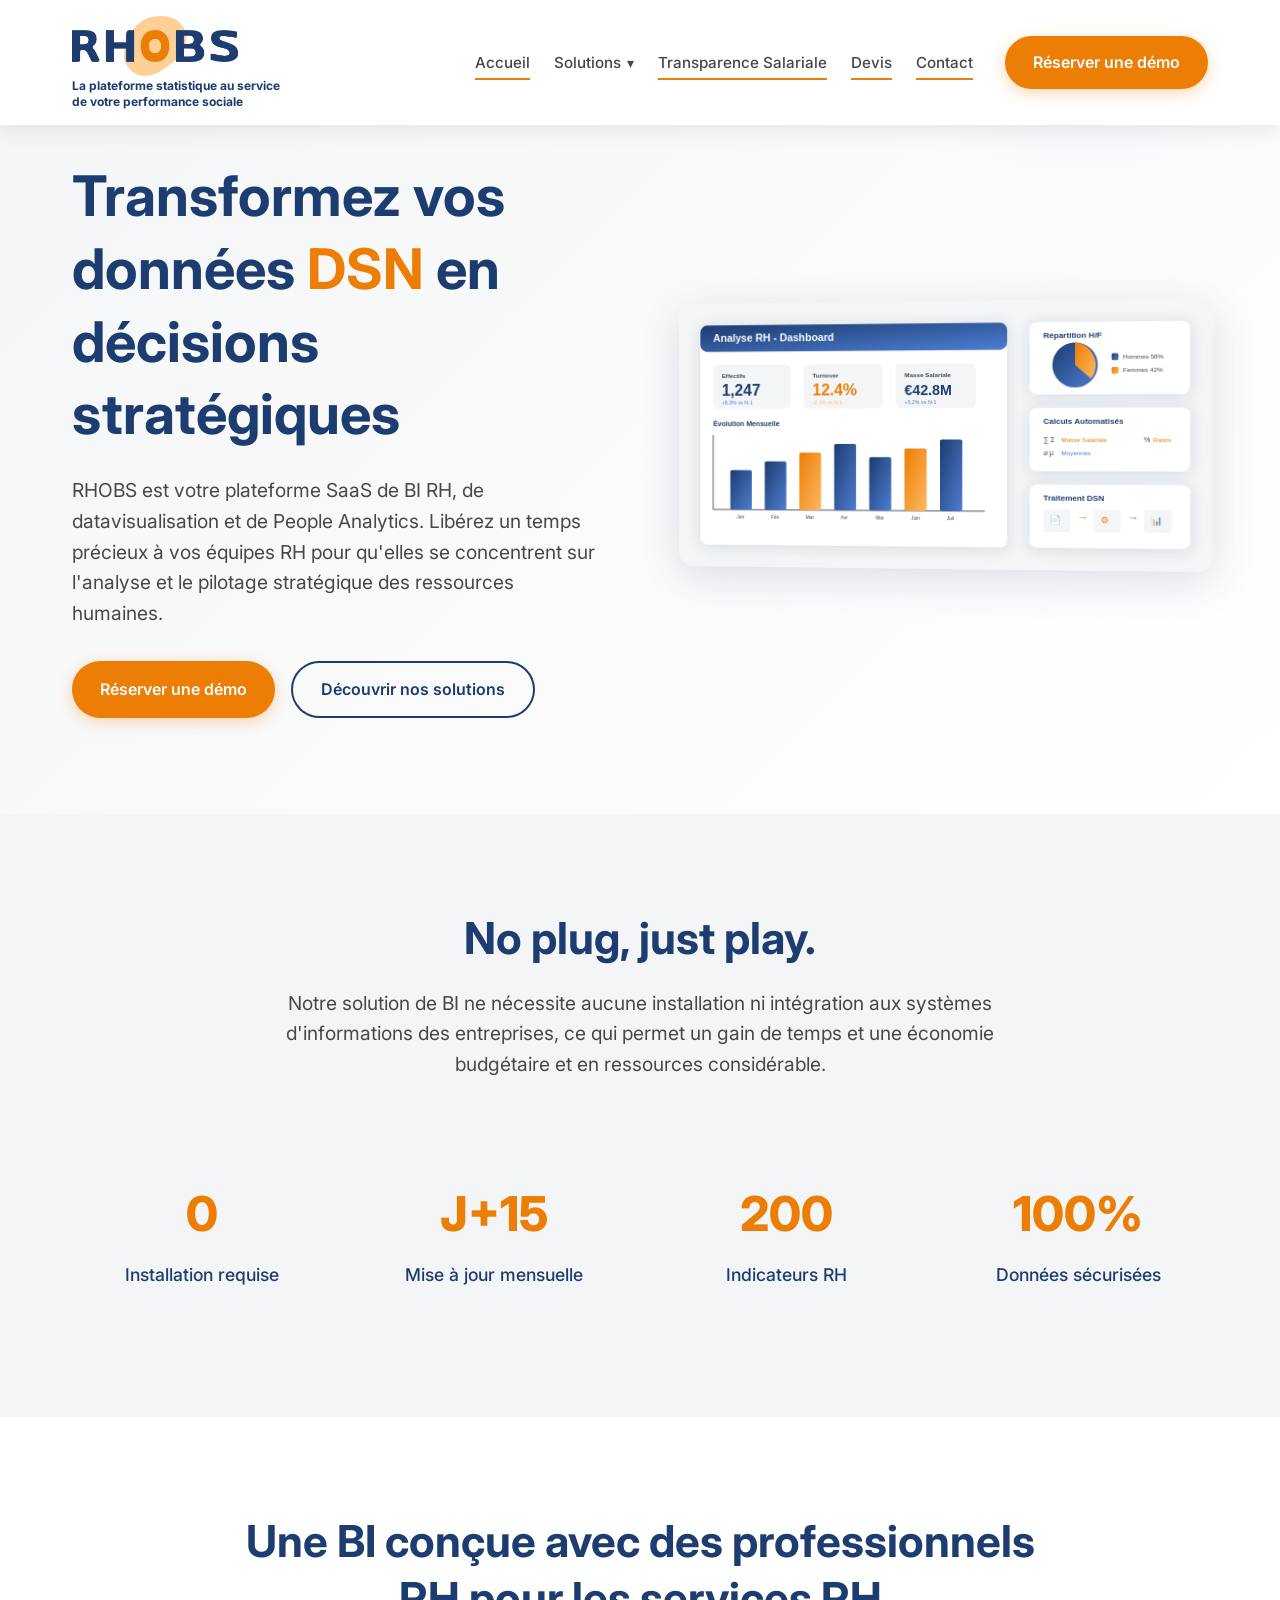
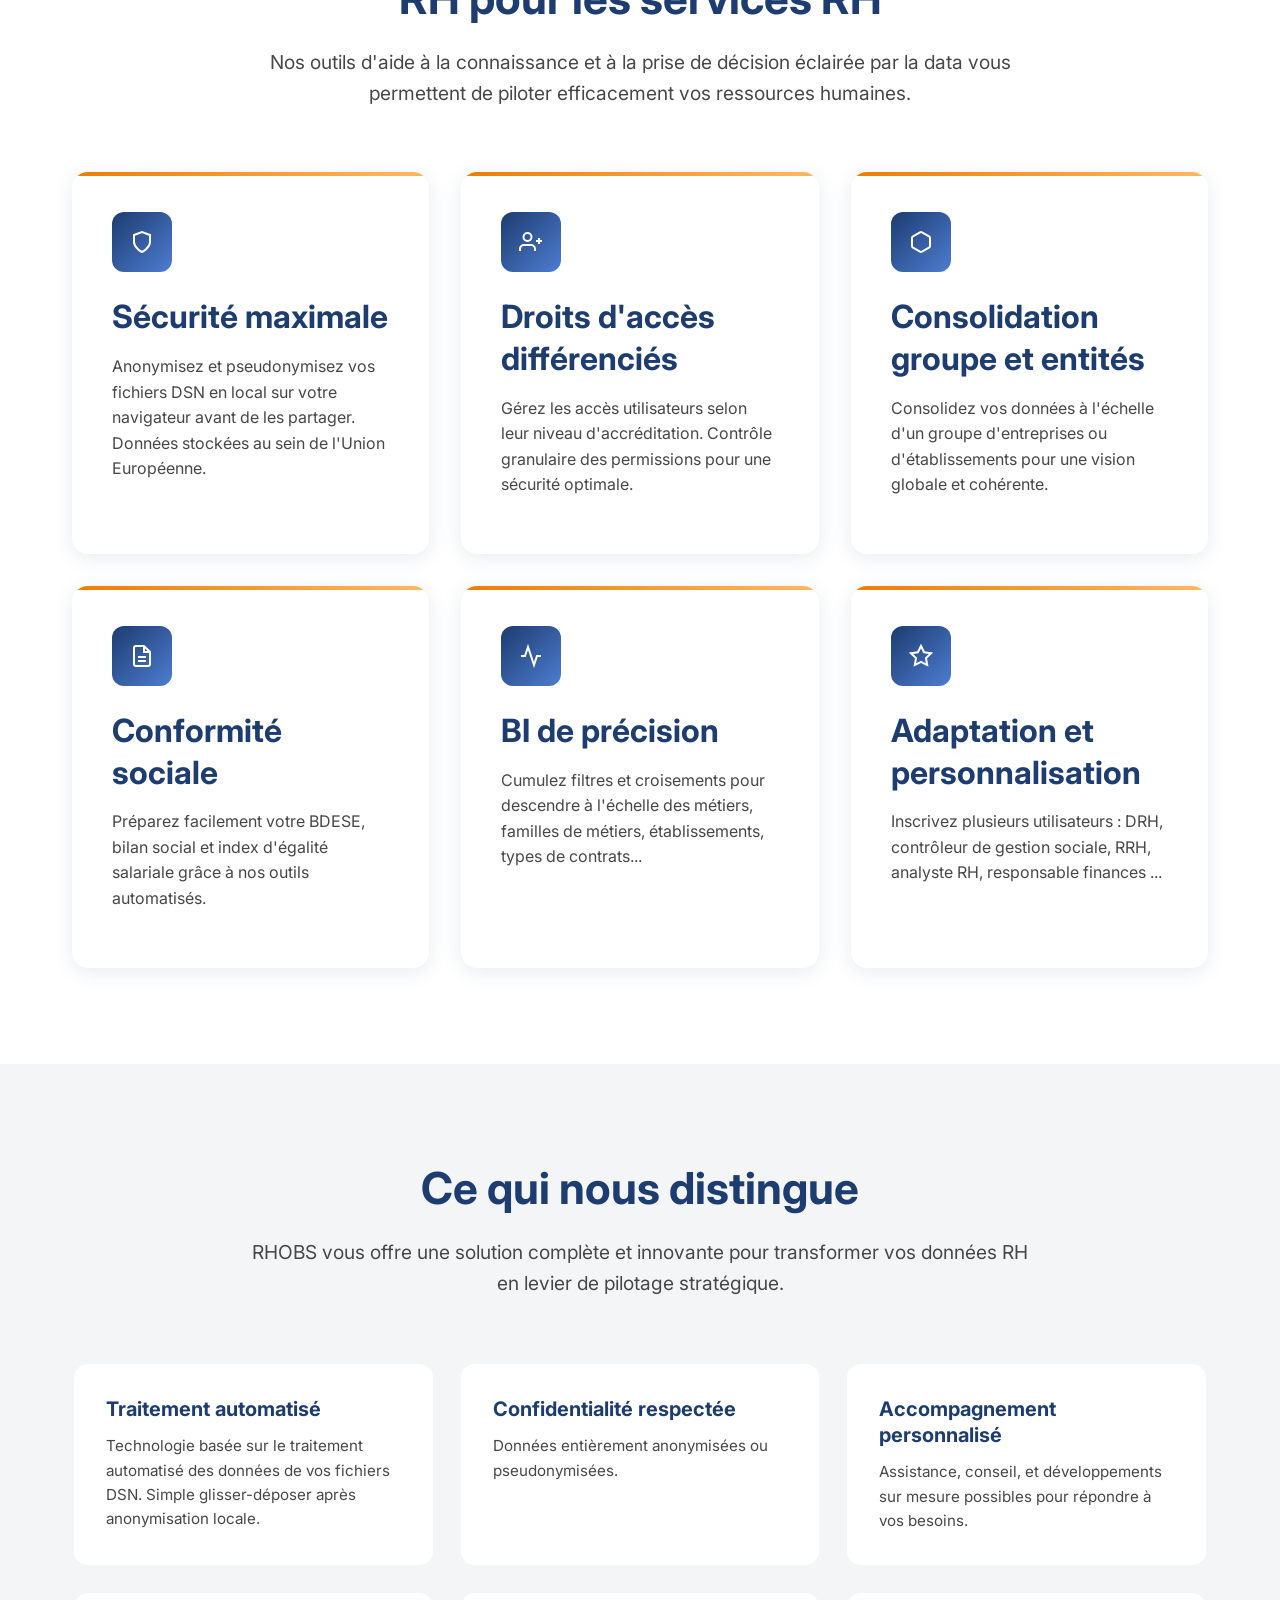
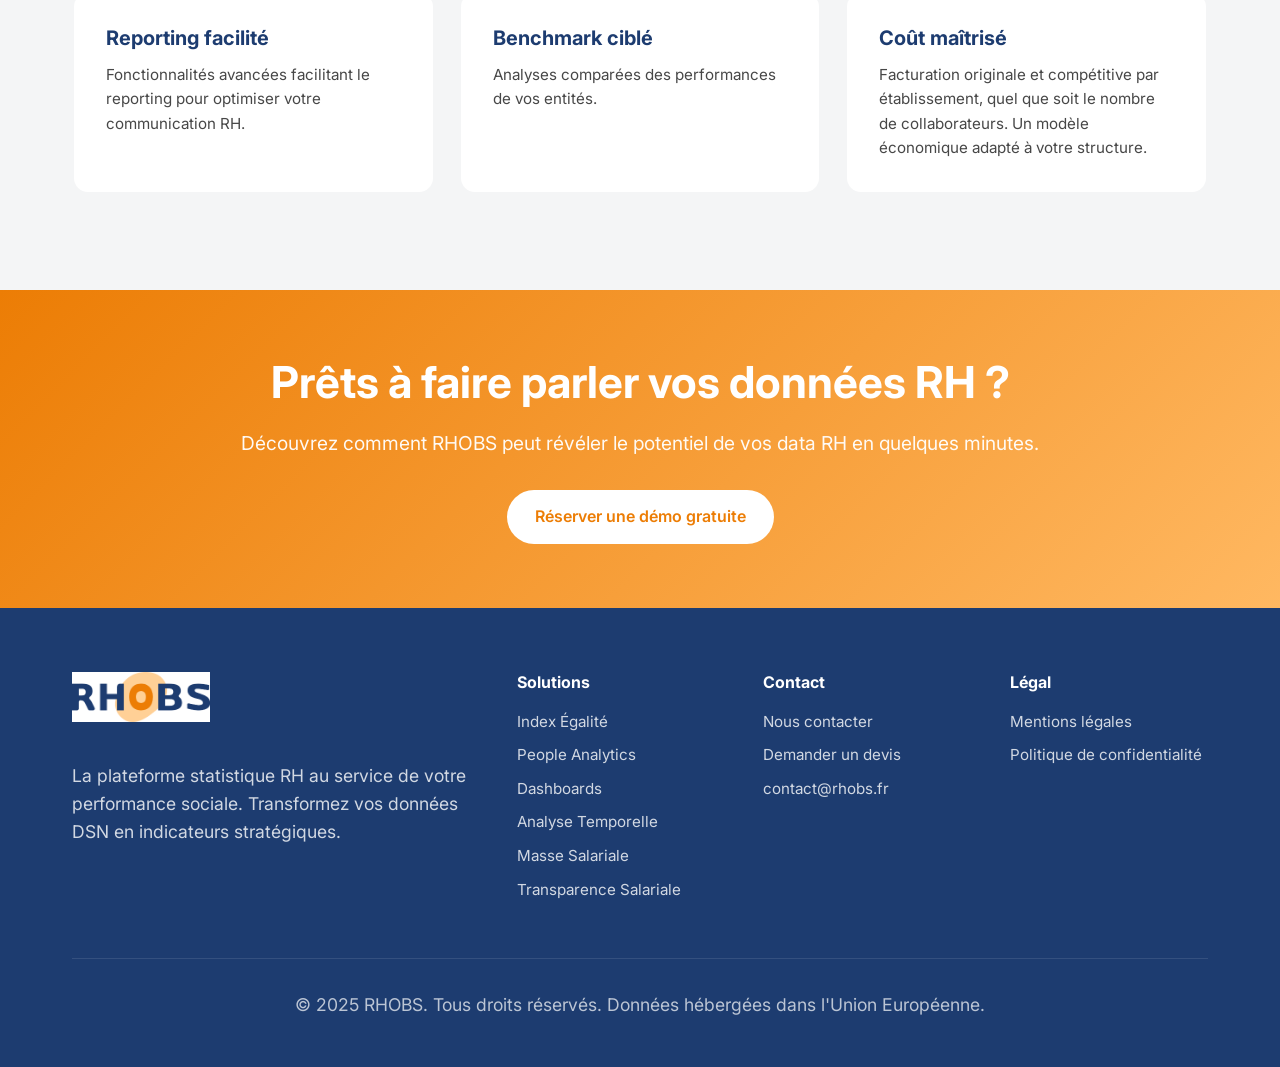
<file: index.html>
<!DOCTYPE html>
<html lang="fr">
<head>
    <meta charset="UTF-8">
    <meta name="viewport" content="width=device-width, initial-scale=1.0">
    <meta name="description" content="RHOBS - Plateforme de BI RH et People Analytics. Transformez vos données DSN en indicateurs stratégiques. Tableaux de bord RH, conformité sociale, BDESE et index égalité.">
    <meta name="keywords" content="BI RH, People Analytics, DSN, BDESE, index égalité, tableaux de bord RH, conformité sociale, datavisualisation RH">
    <meta name="author" content="RHOBS">
    <meta name="robots" content="index, follow">
    <meta property="og:title" content="RHOBS - La plateforme statistique RH au service de votre performance sociale">
    <meta property="og:description" content="Transformez vos données DSN en indicateurs stratégiques. BI RH, People Analytics et conformité sociale.">
    <meta property="og:type" content="website">
    <meta property="og:url" content="https://rhobs.fr">
    <title>RHOBS - Plateforme de BI RH et People Analytics | Transformez vos données DSN</title>
    <link rel="icon" type="image/png" href="images/logo-rhobs.png">
    <link rel="canonical" href="https://rhobs.fr">
    <link rel="preconnect" href="https://fonts.googleapis.com">
    <link rel="preconnect" href="https://fonts.gstatic.com" crossorigin>
    <link href="https://fonts.googleapis.com/css2?family=Inter:wght@400;500;600;700;800&display=swap" rel="stylesheet">
    <link href="https://calendar.google.com/calendar/scheduling-button-script.css" rel="stylesheet">
    <link rel="stylesheet" href="css/style.css">
</head>
<body>
    <!-- Header -->
    <header class="header">
        <div class="container">
            <div class="header-content">
                <a href="index.html" class="logo">
                    <img src="images/logo-rhobs.png" alt="RHOBS - La plateforme statistique RH au service de votre performance sociale" class="logo-image">
                    <span class="logo-tagline">La plateforme statistique au service<br>de votre performance sociale</span>
                </a>
                <nav class="nav">
                                        <ul class="nav-links">
                        <li><a href="index.html" class="active">Accueil</a></li>
                        <li class="dropdown">
                            <a href="#">Solutions</a>
                            <ul class="dropdown-menu">
                                <li><a href="index-egalite.html">Index Égalité</a></li>
                                <li><a href="people-analytics.html">People Analytics</a></li>
                                <li><a href="dashboards.html">Dashboards</a></li>
                                <li><a href="analyse-temporelle.html">Analyse Temporelle</a></li>
                                <li><a href="masse-salariale.html">Masse Salariale</a></li>
                            </ul>
                        </li>
                        <li><a href="transparence-salariale.html">Transparence Salariale</a></li>
                        <li><a href="devis.html">Devis</a></li>
                        <li><a href="contact.html">Contact</a></li>
                    </ul>
                    <a href="#" onclick="openCalendly(); return false;" class="btn btn-primary">Réserver une démo</a>
                    <button class="mobile-menu-btn" aria-label="Menu mobile">
                        <span></span>
                        <span></span>
                        <span></span>
                    </button>
                </nav>
            </div>
        </div>
    </header>

    <!-- Hero Section -->
    <section class="hero">
        <div class="container">
            <div class="hero-content">
                <div class="hero-text">
                    <h1>Transformez vos données <span>DSN</span> en décisions stratégiques</h1>
                    <p>RHOBS est votre plateforme SaaS de BI RH, de datavisualisation et de People Analytics. Libérez un temps précieux à vos équipes RH pour qu'elles se concentrent sur l'analyse et le pilotage stratégique des ressources humaines.</p>
                    <div class="hero-cta">
                        <a href="#" onclick="openCalendly(); return false;" class="btn btn-primary">Réserver une démo</a>
                        <a href="#features" class="btn btn-outline">Découvrir nos solutions</a>
                    </div>
                </div>
                <div class="hero-visual">
                    <img src="images/proposition-illustration-v1.svg" alt="Tableau de bord RHOBS" class="hero-image">
                </div>
            </div>
        </div>
    </section>

    <!-- No Plug Just Play -->
    <section class="section section-alt">
        <div class="container">
            <div class="section-header">
                <h2>No plug, just play.</h2>
                <p>Notre solution de BI ne nécessite aucune installation ni intégration aux systèmes d'informations des entreprises, ce qui permet un gain de temps et une économie budgétaire et en ressources considérable.</p>
            </div>
            <div class="stats-grid">
                <div class="stat-item">
                    <div class="stat-number">0</div>
                    <div class="stat-label">Installation requise</div>
                </div>
                <div class="stat-item">
                    <div class="stat-number">J+15</div>
                    <div class="stat-label">Mise à jour mensuelle</div>
                </div>
                <div class="stat-item">
                    <div class="stat-number">200</div>
                    <div class="stat-label">Indicateurs RH</div>
                </div>
                <div class="stat-item">
                    <div class="stat-number">100%</div>
                    <div class="stat-label">Données sécurisées</div>
                </div>
            </div>
        </div>
    </section>

    <!-- Features Section -->
    <section id="features" class="section">
        <div class="container">
            <div class="section-header">
                <h2>Une BI conçue avec des professionnels RH pour les services RH</h2>
                <p>Nos outils d'aide à la connaissance et à la prise de décision éclairée par la data vous permettent de piloter efficacement vos ressources humaines.</p>
            </div>
            <div class="features-grid">
                <div class="feature-card">
                    <div class="feature-icon">
                        <svg width="24" height="24" viewBox="0 0 24 24" fill="none" stroke="currentColor" stroke-width="2">
                            <path d="M12 22s8-4 8-10V5l-8-3-8 3v7c0 6 8 10 8 10z"/>
                        </svg>
                    </div>
                    <h3>Sécurité maximale</h3>
                    <p>Anonymisez et pseudonymisez vos fichiers DSN en local sur votre navigateur avant de les partager. Données stockées au sein de l'Union Européenne.</p>
                </div>
                <div class="feature-card">
                    <div class="feature-icon">
                        <svg width="24" height="24" viewBox="0 0 24 24" fill="none" stroke="currentColor" stroke-width="2">
                            <path d="M16 21v-2a4 4 0 0 0-4-4H5a4 4 0 0 0-4 4v2"/>
                            <circle cx="8.5" cy="7" r="4"/>
                            <path d="M20 8v6M23 11h-6"/>
                        </svg>
                    </div>
                    <h3>Droits d'accès différenciés</h3>
                    <p>Gérez les accès utilisateurs selon leur niveau d'accréditation. Contrôle granulaire des permissions pour une sécurité optimale.</p>
                </div>
                <div class="feature-card">
                    <div class="feature-icon">
                        <svg width="24" height="24" viewBox="0 0 24 24" fill="none" stroke="currentColor" stroke-width="2">
                            <path d="M21 16V8a2 2 0 0 0-1-1.73l-7-4a2 2 0 0 0-2 0l-7 4A2 2 0 0 0 3 8v8a2 2 0 0 0 1 1.73l7 4a2 2 0 0 0 2 0l7-4A2 2 0 0 0 21 16z"/>
                        </svg>
                    </div>
                    <h3>Consolidation groupe et entités</h3>
                    <p>Consolidez vos données à l'échelle d'un groupe d'entreprises ou d'établissements pour une vision globale et cohérente.</p>
                </div>
                <div class="feature-card">
                    <div class="feature-icon">
                        <svg width="24" height="24" viewBox="0 0 24 24" fill="none" stroke="currentColor" stroke-width="2">
                            <path d="M14 2H6a2 2 0 0 0-2 2v16a2 2 0 0 0 2 2h12a2 2 0 0 0 2-2V8z"/>
                            <polyline points="14 2 14 8 20 8"/>
                            <line x1="16" y1="13" x2="8" y2="13"/>
                            <line x1="16" y1="17" x2="8" y2="17"/>
                        </svg>
                    </div>
                    <h3>Conformité sociale</h3>
                    <p>Préparez facilement votre BDESE, bilan social et index d'égalité salariale grâce à nos outils automatisés.</p>
                </div>
                <div class="feature-card">
                    <div class="feature-icon">
                        <svg width="24" height="24" viewBox="0 0 24 24" fill="none" stroke="currentColor" stroke-width="2">
                            <polyline points="22 12 18 12 15 21 9 3 6 12 2 12"/>
                        </svg>
                    </div>
                    <h3>BI de précision</h3>
                    <p>Cumulez filtres et croisements pour descendre à l'échelle des métiers, familles de métiers, établissements, types de contrats...</p>
                </div>
                <div class="feature-card">
                    <div class="feature-icon">
                        <svg width="24" height="24" viewBox="0 0 24 24" fill="none" stroke="currentColor" stroke-width="2">
                            <path d="M12 2l3.09 6.26L22 9.27l-5 4.87 1.18 6.88L12 17.77l-6.18 3.25L7 14.14 2 9.27l6.91-1.01L12 2z"/>
                        </svg>
                    </div>
                    <h3>Adaptation et personnalisation</h3>
                    <p>Inscrivez plusieurs utilisateurs : DRH, contrôleur de gestion sociale, RRH, analyste RH, responsable finances ...</p>
                </div>
            </div>
        </div>
    </section>

    <!-- Why RHOBS -->
    <section class="section section-alt">
        <div class="container">
            <div class="section-header">
                <h2>Ce qui nous distingue</h2>
                <p>RHOBS vous offre une solution complète et innovante pour transformer vos données RH en levier de pilotage stratégique.</p>
            </div>
            <div class="info-cards">
                <div class="info-card">
                    <h4>Traitement automatisé</h4>
                    <p>Technologie basée sur le traitement automatisé des données de vos fichiers DSN. Simple glisser-déposer après anonymisation locale.</p>
                </div>
                <div class="info-card">
                    <h4>Confidentialité respectée</h4>
                    <p>Données entièrement anonymisées ou pseudonymisées.</p>
                </div>
                <div class="info-card">
                    <h4>Accompagnement personnalisé</h4>
                    <p>Assistance, conseil, et développements sur mesure possibles pour répondre à vos besoins.</p>
                </div>
                <div class="info-card">
                    <h4>Reporting facilité</h4>
                    <p>Fonctionnalités avancées facilitant le reporting pour optimiser votre communication RH.</p>
                </div>
                <div class="info-card">
                    <h4>Benchmark ciblé</h4>
                    <p>Analyses comparées des performances de vos entités.</p>
                </div>
                <div class="info-card">
                    <h4>Coût maîtrisé</h4>
                    <p>Facturation originale et compétitive par établissement, quel que soit le nombre de collaborateurs. Un modèle économique adapté à votre structure.</p>
                </div>
            </div>
        </div>
    </section>

    <!-- CTA Banner -->
    <section class="cta-banner">
        <div class="container">
            <h2>Prêts à faire parler vos données RH ?</h2>
            <p>Découvrez comment RHOBS peut révéler le potentiel de vos data RH en quelques minutes.</p>
            <a href="#" onclick="openCalendly(); return false;" class="btn">Réserver une démo gratuite</a>
        </div>
    </section>

    <!-- Footer -->
    <footer class="footer">
        <div class="container">
            <div class="footer-content">
                <div class="footer-brand">
                    <img src="images/logo-rhobs.png" alt="RHOBS" class="footer-logo">
                    <p>La plateforme statistique RH au service de votre performance sociale. Transformez vos données DSN en indicateurs stratégiques.</p>
                </div>
                <div class="footer-links">
                    <h4>Solutions</h4>
                    <ul>
                        <li><a href="index-egalite.html">Index Égalité</a></li>
                        <li><a href="people-analytics.html">People Analytics</a></li>
                        <li><a href="dashboards.html">Dashboards</a></li>
                        <li><a href="analyse-temporelle.html">Analyse Temporelle</a></li>
                        <li><a href="masse-salariale.html">Masse Salariale</a></li>
                        <li><a href="transparence-salariale.html">Transparence Salariale</a></li>
                    </ul>
                </div>
                <div class="footer-links">
                    <h4>Contact</h4>
                    <ul>
                        <li><a href="contact.html">Nous contacter</a></li>
                        <li><a href="devis.html">Demander un devis</a></li>
                        <li><a href="mailto:contact@rhobs.fr">contact@rhobs.fr</a></li>
                    </ul>
                </div>
                <div class="footer-links">
                    <h4>Légal</h4>
                    <ul>
                        <li><a href="mentions-legales.html">Mentions légales</a></li>
                        <li><a href="mentions-legales.html#confidentialite">Politique de confidentialité</a></li>
                    </ul>
                </div>
            </div>
            <div class="footer-bottom">
                <p>&copy; 2025 RHOBS. Tous droits réservés. Données hébergées dans l'Union Européenne.</p>
            </div>
        </div>
    </footer>

    <!-- Success Modal -->
    <div id="successModal" class="modal">
        <div class="modal-content">
            <h3>Message envoyé</h3>
            <p>Votre message a bien été transmis</p>
            <button class="btn btn-primary" onclick="closeModal()">Fermer</button>
        </div>
    </div>

    <!-- Scripts -->
    <script src="https://calendar.google.com/calendar/scheduling-button-script.js" async></script>
    <script src="js/main.js"></script>
</body>
</html>
</file>
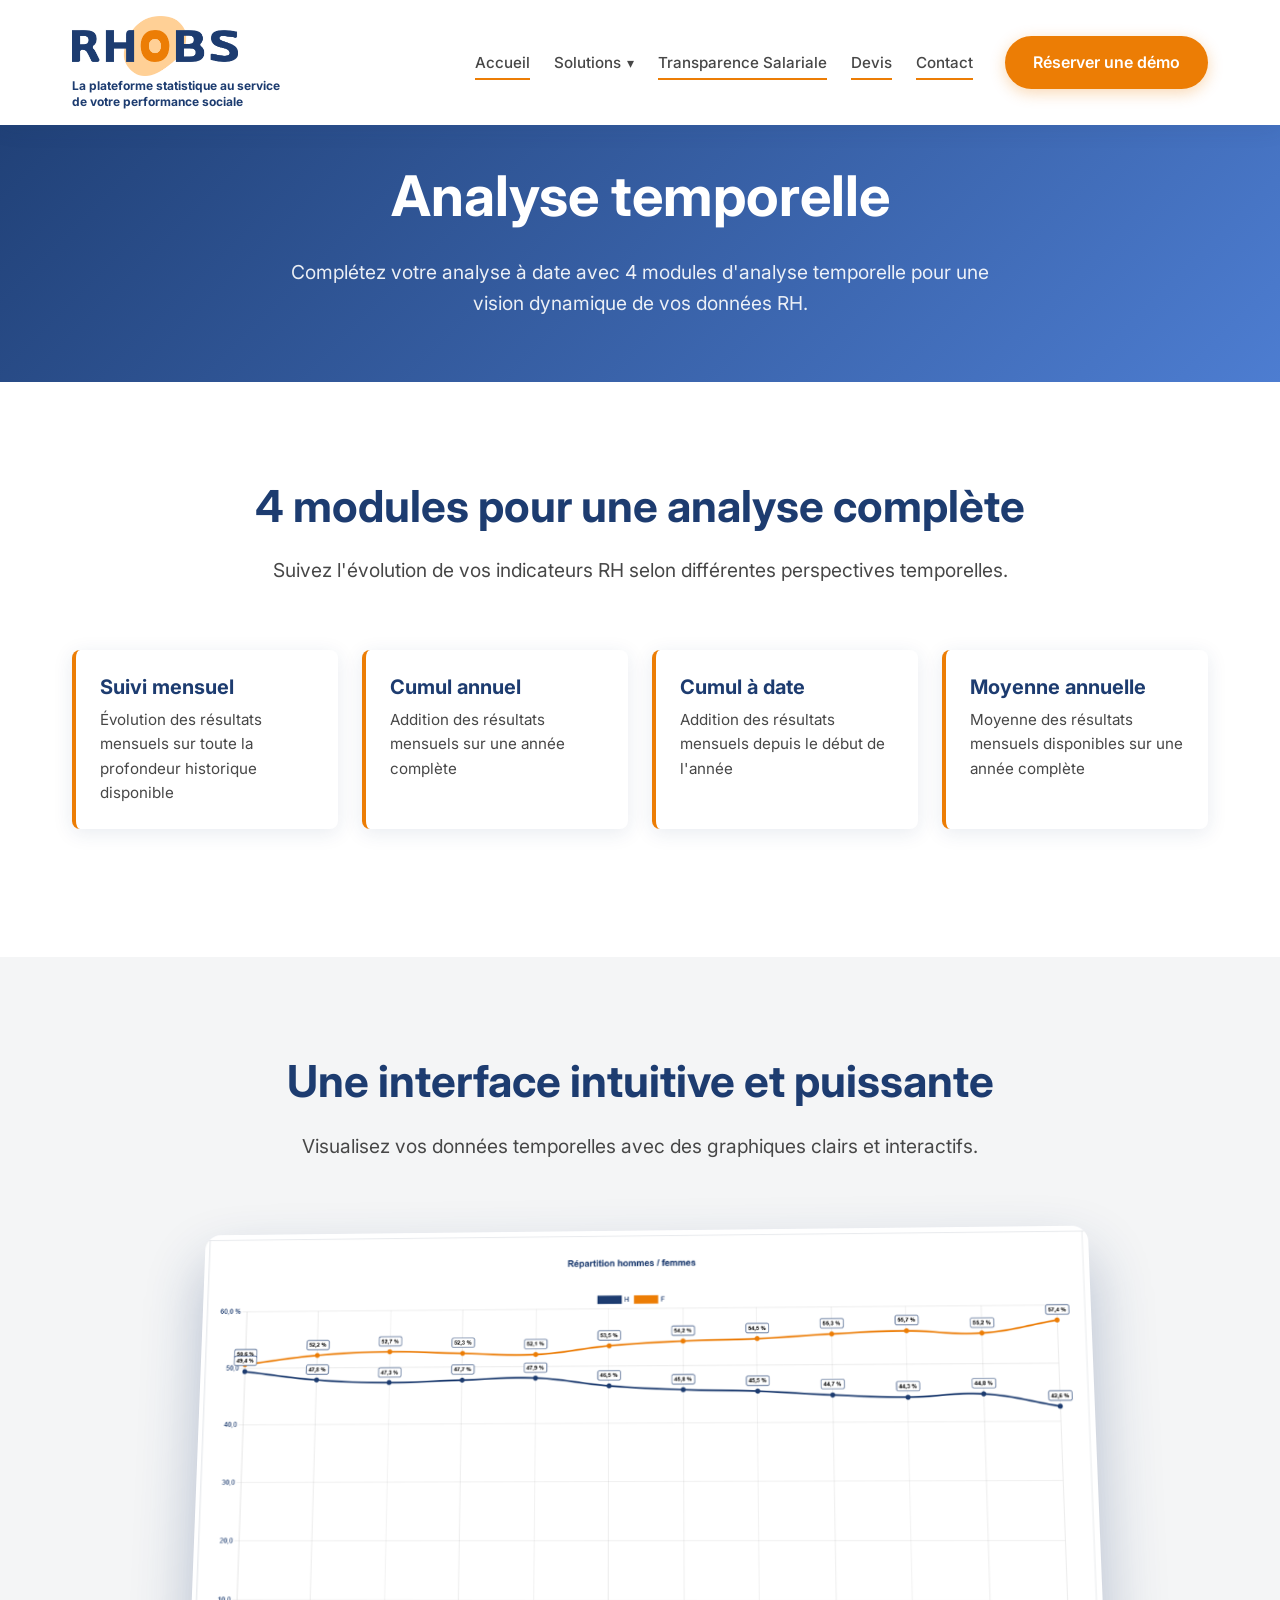
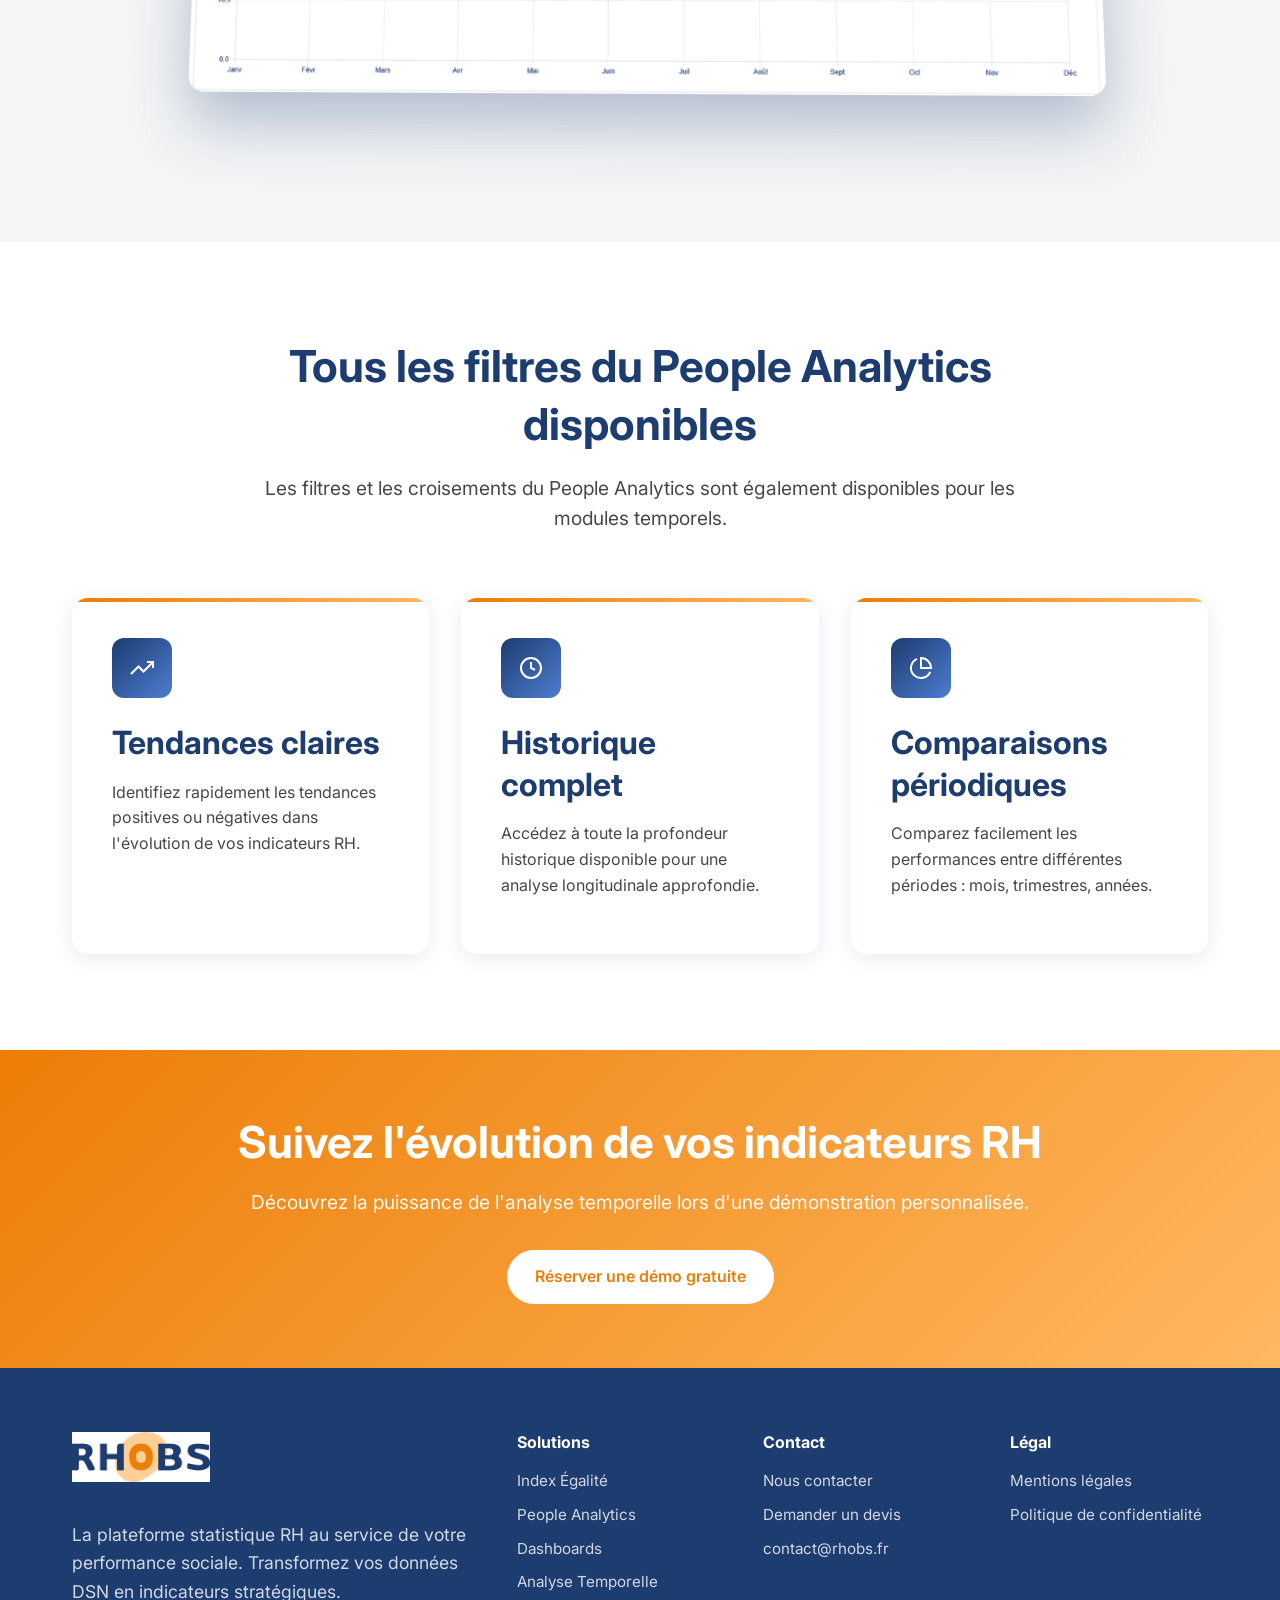
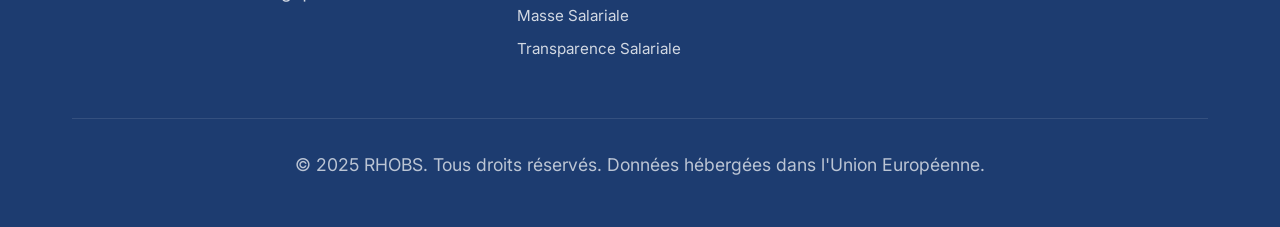
<file: analyse-temporelle.html>
<!DOCTYPE html>
<html lang="fr">
<head>
    <meta charset="UTF-8">
    <meta name="viewport" content="width=device-width, initial-scale=1.0">
    <meta name="description" content="Analyse temporelle RHOBS : suivi mensuel, cumul annuel, cumul à date et moyenne annuelle. Visualisez l'évolution de vos indicateurs RH dans le temps.">
    <meta name="keywords" content="analyse temporelle RH, suivi mensuel, cumul annuel, tendances RH, évolution indicateurs">
    <meta name="author" content="RHOBS">
    <meta name="robots" content="index, follow">
    <meta property="og:title" content="Analyse Temporelle - RHOBS">
    <meta property="og:description" content="4 modules d'analyse temporelle pour suivre l'évolution de vos indicateurs RH.">
    <title>Analyse Temporelle | RHOBS - Suivi et évolution de vos indicateurs RH</title>
    <link rel="icon" type="image/png" href="images/logo-rhobs.png">
    <link rel="canonical" href="https://rhobs.fr/analyse-temporelle.html">
    <link rel="preconnect" href="https://fonts.googleapis.com">
    <link rel="preconnect" href="https://fonts.gstatic.com" crossorigin>
    <link href="https://fonts.googleapis.com/css2?family=Inter:wght@400;500;600;700;800&display=swap" rel="stylesheet">
    <link href="https://calendar.google.com/calendar/scheduling-button-script.css" rel="stylesheet">
    <link rel="stylesheet" href="css/style.css">
</head>
<body>
    <!-- Header -->
    <header class="header">
        <div class="container">
            <div class="header-content">
                <a href="index.html" class="logo">
                    <img src="images/logo-rhobs.png" alt="RHOBS - La plateforme statistique RH au service de votre performance sociale" class="logo-image">
                    <span class="logo-tagline">La plateforme statistique au service<br>de votre performance sociale</span>
                </a>
                <nav class="nav">
                                        <ul class="nav-links">
                        <li><a href="index.html">Accueil</a></li>
                        <li class="dropdown">
                            <a href="#">Solutions</a>
                            <ul class="dropdown-menu">
                                <li><a href="index-egalite.html">Index Égalité</a></li>
                                <li><a href="people-analytics.html">People Analytics</a></li>
                                <li><a href="dashboards.html">Dashboards</a></li>
                                <li><a href="analyse-temporelle.html" class="active">Analyse Temporelle</a></li>
                                <li><a href="masse-salariale.html">Masse Salariale</a></li>
                            </ul>
                        </li>
                        <li><a href="transparence-salariale.html">Transparence Salariale</a></li>
                        <li><a href="devis.html">Devis</a></li>
                        <li><a href="contact.html">Contact</a></li>
                    </ul>
                    <a href="#" onclick="openCalendly(); return false;" class="btn btn-primary">Réserver une démo</a>
                    <button class="mobile-menu-btn" aria-label="Menu mobile">
                        <span></span>
                        <span></span>
                        <span></span>
                    </button>
                </nav>
            </div>
        </div>
    </header>

    <!-- Page Header -->
    <section class="page-header">
        <div class="container">
            <h1>Analyse temporelle</h1>
            <p>Complétez votre analyse à date avec 4 modules d'analyse temporelle pour une vision dynamique de vos données RH.</p>
        </div>
    </section>

    <!-- Modules -->
    <section class="section">
        <div class="container">
            <div class="section-header">
                <h2>4 modules pour une analyse complète</h2>
                <p>Suivez l'évolution de vos indicateurs RH selon différentes perspectives temporelles.</p>
            </div>

            <div class="modules-grid">
                <div class="module-card">
                    <h4>Suivi mensuel</h4>
                    <p>Évolution des résultats mensuels sur toute la profondeur historique disponible</p>
                </div>
                <div class="module-card">
                    <h4>Cumul annuel</h4>
                    <p>Addition des résultats mensuels sur une année complète</p>
                </div>
                <div class="module-card">
                    <h4>Cumul à date</h4>
                    <p>Addition des résultats mensuels depuis le début de l'année</p>
                </div>
                <div class="module-card">
                    <h4>Moyenne annuelle</h4>
                    <p>Moyenne des résultats mensuels disponibles sur une année complète</p>
                </div>
            </div>
        </div>
    </section>

    <!-- Screenshot -->
    <section class="section section-alt">
        <div class="container">
            <div class="section-header">
                <h2>Une interface intuitive et puissante</h2>
                <p>Visualisez vos données temporelles avec des graphiques clairs et interactifs.</p>
            </div>
            <div class="screenshot-container">
                <img src="images/graphique-rep-hommes-femmes.png" alt="Graphique répartition hommes-femmes RHOBS" class="screenshot">
            </div>
        </div>
    </section>

    <!-- Features -->
    <section class="section">
        <div class="container">
            <div class="section-header">
                <h2>Tous les filtres du People Analytics disponibles</h2>
                <p>Les filtres et les croisements du People Analytics sont également disponibles pour les modules temporels.</p>
            </div>

            <div class="features-grid">
                <div class="feature-card">
                    <div class="feature-icon">
                        <svg width="24" height="24" viewBox="0 0 24 24" fill="none" stroke="currentColor" stroke-width="2">
                            <polyline points="23 6 13.5 15.5 8.5 10.5 1 18"/>
                            <polyline points="17 6 23 6 23 12"/>
                        </svg>
                    </div>
                    <h3>Tendances claires</h3>
                    <p>Identifiez rapidement les tendances positives ou négatives dans l'évolution de vos indicateurs RH.</p>
                </div>
                <div class="feature-card">
                    <div class="feature-icon">
                        <svg width="24" height="24" viewBox="0 0 24 24" fill="none" stroke="currentColor" stroke-width="2">
                            <circle cx="12" cy="12" r="10"/>
                            <path d="M12 6v6l4 2"/>
                        </svg>
                    </div>
                    <h3>Historique complet</h3>
                    <p>Accédez à toute la profondeur historique disponible pour une analyse longitudinale approfondie.</p>
                </div>
                <div class="feature-card">
                    <div class="feature-icon">
                        <svg width="24" height="24" viewBox="0 0 24 24" fill="none" stroke="currentColor" stroke-width="2">
                            <path d="M21.21 15.89A10 10 0 1 1 8 2.83"/>
                            <path d="M22 12A10 10 0 0 0 12 2v10z"/>
                        </svg>
                    </div>
                    <h3>Comparaisons périodiques</h3>
                    <p>Comparez facilement les performances entre différentes périodes : mois, trimestres, années.</p>
                </div>
            </div>
        </div>
    </section>

    <!-- CTA Banner -->
    <section class="cta-banner">
        <div class="container">
            <h2>Suivez l'évolution de vos indicateurs RH</h2>
            <p>Découvrez la puissance de l'analyse temporelle lors d'une démonstration personnalisée.</p>
            <a href="#" onclick="openCalendly(); return false;" class="btn">Réserver une démo gratuite</a>
        </div>
    </section>

    <!-- Footer -->
    <footer class="footer">
        <div class="container">
            <div class="footer-content">
                <div class="footer-brand">
                    <img src="images/logo-rhobs.png" alt="RHOBS" class="footer-logo">
                    <p>La plateforme statistique RH au service de votre performance sociale. Transformez vos données DSN en indicateurs stratégiques.</p>
                </div>
                <div class="footer-links">
                    <h4>Solutions</h4>
                    <ul>
                        <li><a href="index-egalite.html">Index Égalité</a></li>
                        <li><a href="people-analytics.html">People Analytics</a></li>
                        <li><a href="dashboards.html">Dashboards</a></li>
                        <li><a href="analyse-temporelle.html">Analyse Temporelle</a></li>
                        <li><a href="masse-salariale.html">Masse Salariale</a></li>
                        <li><a href="transparence-salariale.html">Transparence Salariale</a></li>
                    </ul>
                </div>
                <div class="footer-links">
                    <h4>Contact</h4>
                    <ul>
                        <li><a href="contact.html">Nous contacter</a></li>
                        <li><a href="devis.html">Demander un devis</a></li>
                        <li><a href="mailto:contact@rhobs.fr">contact@rhobs.fr</a></li>
                    </ul>
                </div>
                <div class="footer-links">
                    <h4>Légal</h4>
                    <ul>
                        <li><a href="mentions-legales.html">Mentions légales</a></li>
                        <li><a href="mentions-legales.html#confidentialite">Politique de confidentialité</a></li>
                    </ul>
                </div>
            </div>
            <div class="footer-bottom">
                <p>&copy; 2025 RHOBS. Tous droits réservés. Données hébergées dans l'Union Européenne.</p>
            </div>
        </div>
    </footer>

    <!-- Scripts -->
    <script src="https://calendar.google.com/calendar/scheduling-button-script.js" type="text/javascript" async></script>
    <script src="js/main.js"></script>
</body>
</html>
</file>
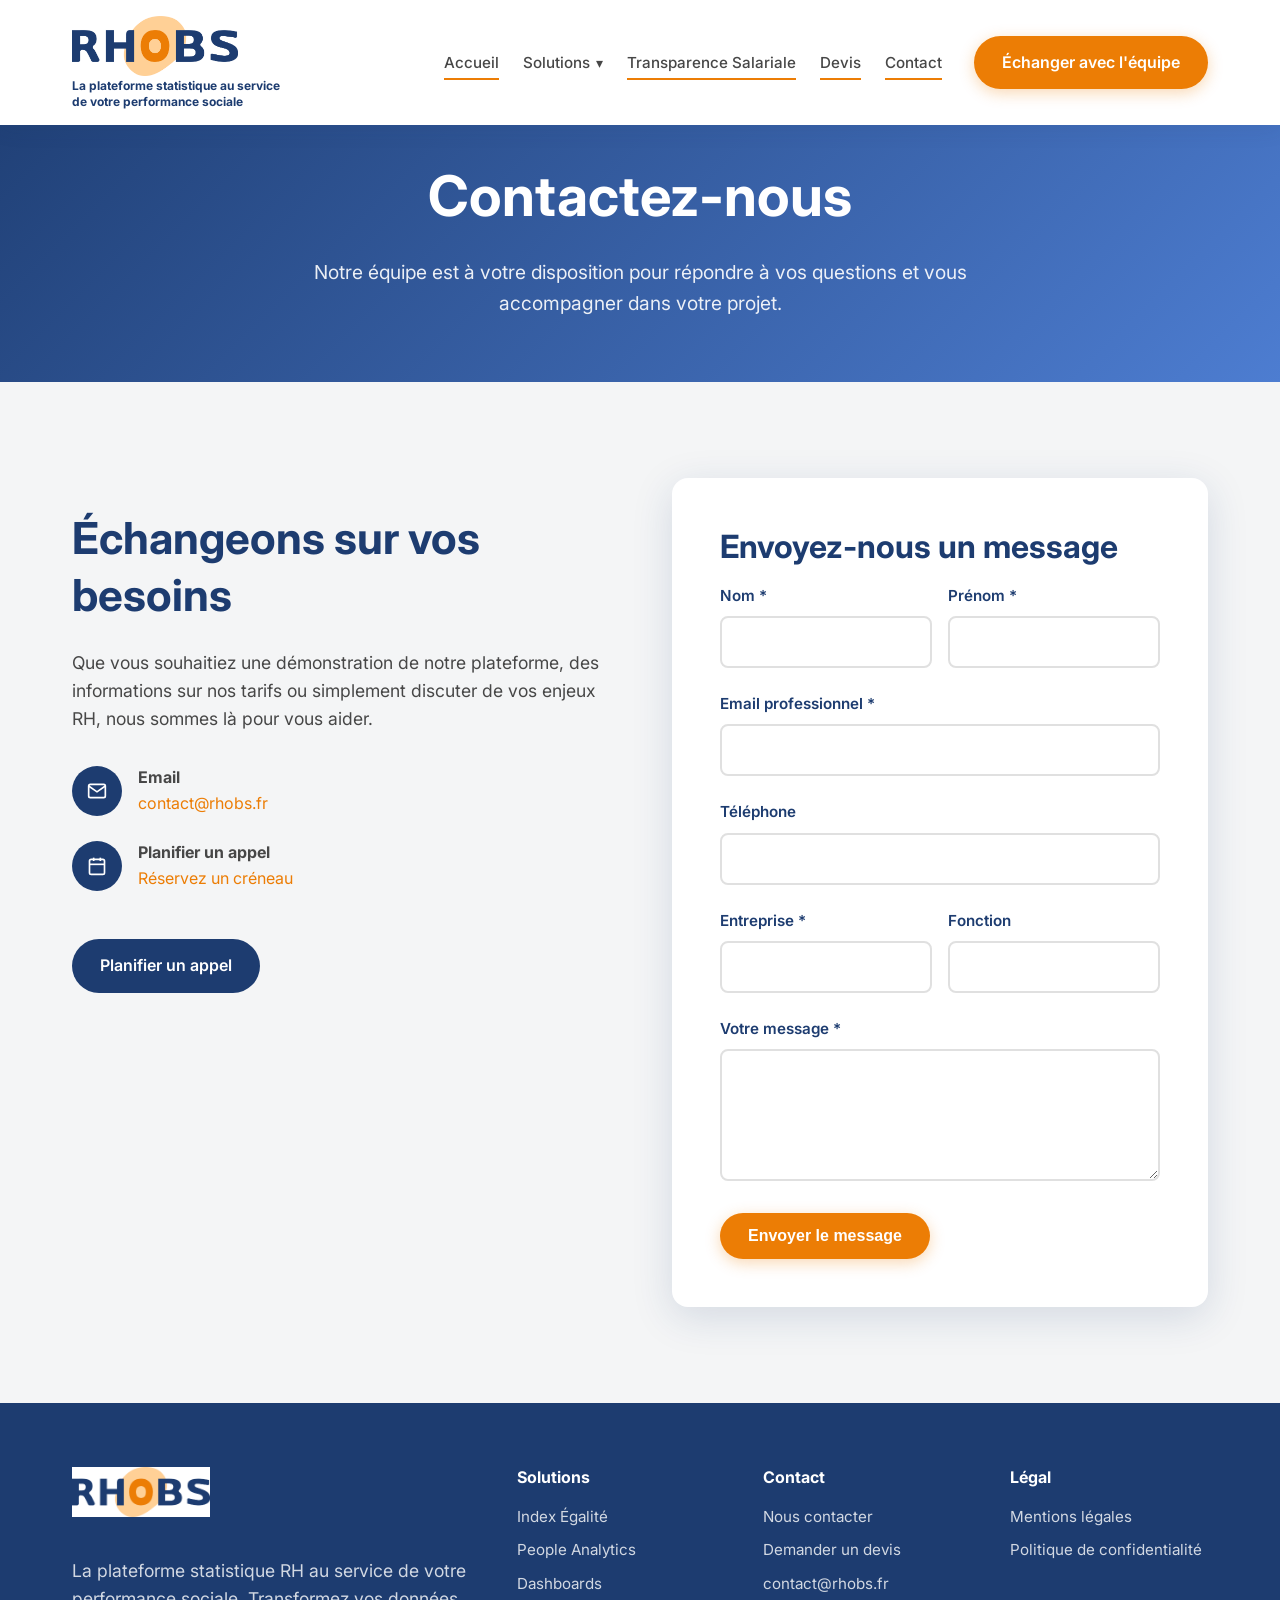
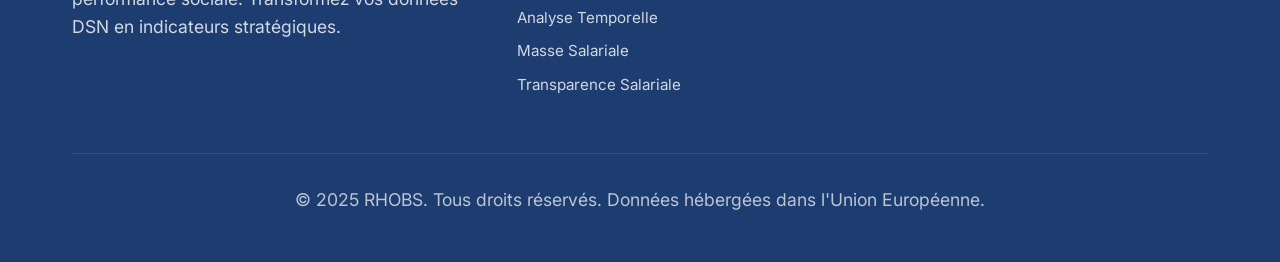
<file: contact.html>
<!DOCTYPE html>
<html lang="fr">
<head>
    <meta charset="UTF-8">
    <meta name="viewport" content="width=device-width, initial-scale=1.0">
    <meta name="description" content="Contactez RHOBS pour une démonstration personnalisée de notre plateforme de BI RH. Réservez un appel ou envoyez-nous un message.">
    <meta name="keywords" content="contact RHOBS, démonstration BI RH, RDV people analytics, devis logiciel RH">
    <meta name="author" content="RHOBS">
    <meta name="robots" content="index, follow">
    <meta property="og:title" content="Contactez-nous - RHOBS">
    <meta property="og:description" content="Planifiez un appel ou envoyez-nous un message. Notre équipe est à votre écoute.">
    <title>Contactez-nous | RHOBS - Demandez une démonstration</title>
    <link rel="icon" type="image/png" href="images/logo-rhobs.png">
    <link rel="canonical" href="https://rhobs.fr/contact.html">
    <link rel="preconnect" href="https://fonts.googleapis.com">
    <link rel="preconnect" href="https://fonts.gstatic.com" crossorigin>
    <link href="https://fonts.googleapis.com/css2?family=Inter:wght@400;500;600;700;800&display=swap" rel="stylesheet">
    <link href="https://calendar.google.com/calendar/scheduling-button-script.css" rel="stylesheet">
    <link rel="stylesheet" href="css/style.css">
</head>
<body>
    <!-- Header -->
    <header class="header">
        <div class="container">
            <div class="header-content">
                <a href="index.html" class="logo">
                    <img src="images/logo-rhobs.png" alt="RHOBS - La plateforme statistique RH au service de votre performance sociale" class="logo-image">
                    <span class="logo-tagline">La plateforme statistique au service<br>de votre performance sociale</span>
                </a>
                <nav class="nav">
                                        <ul class="nav-links">
                        <li><a href="index.html">Accueil</a></li>
                        <li class="dropdown">
                            <a href="#">Solutions</a>
                            <ul class="dropdown-menu">
                                <li><a href="index-egalite.html">Index Égalité</a></li>
                                <li><a href="people-analytics.html">People Analytics</a></li>
                                <li><a href="dashboards.html">Dashboards</a></li>
                                <li><a href="analyse-temporelle.html">Analyse Temporelle</a></li>
                                <li><a href="masse-salariale.html">Masse Salariale</a></li>
                            </ul>
                        </li>
                        <li><a href="transparence-salariale.html">Transparence Salariale</a></li>
                        <li><a href="devis.html">Devis</a></li>
                        <li><a href="contact.html" class="active">Contact</a></li>
                    </ul>
                    <a href="#" onclick="openCalendly(); return false;" class="btn btn-primary">Échanger avec l'équipe</a>
                    <button class="mobile-menu-btn" aria-label="Menu mobile">
                        <span></span>
                        <span></span>
                        <span></span>
                    </button>
                </nav>
            </div>
        </div>
    </header>

    <!-- Page Header -->
    <section class="page-header">
        <div class="container">
            <h1>Contactez-nous</h1>
            <p>Notre équipe est à votre disposition pour répondre à vos questions et vous accompagner dans votre projet.</p>
        </div>
    </section>

    <!-- Contact Section -->
    <section class="section contact-section">
        <div class="container">
            <div class="contact-grid">
                <div class="contact-info">
                    <h2>Échangeons sur vos besoins</h2>
                    <p>Que vous souhaitiez une démonstration de notre plateforme, des informations sur nos tarifs ou simplement discuter de vos enjeux RH, nous sommes là pour vous aider.</p>

                    <div class="contact-details">
                        <div class="contact-item">
                            <div class="contact-icon">
                                <svg width="20" height="20" viewBox="0 0 24 24" fill="none" stroke="currentColor" stroke-width="2">
                                    <path d="M4 4h16c1.1 0 2 .9 2 2v12c0 1.1-.9 2-2 2H4c-1.1 0-2-.9-2-2V6c0-1.1.9-2 2-2z"/>
                                    <polyline points="22,6 12,13 2,6"/>
                                </svg>
                            </div>
                            <div>
                                <strong>Email</strong><br>
                                <a href="mailto:contact@rhobs.fr">contact@rhobs.fr</a>
                            </div>
                        </div>
                        <div class="contact-item">
                            <div class="contact-icon">
                                <svg width="20" height="20" viewBox="0 0 24 24" fill="none" stroke="currentColor" stroke-width="2">
                                    <rect x="3" y="4" width="18" height="18" rx="2" ry="2"/>
                                    <line x1="16" y1="2" x2="16" y2="6"/>
                                    <line x1="8" y1="2" x2="8" y2="6"/>
                                    <line x1="3" y1="10" x2="21" y2="10"/>
                                </svg>
                            </div>
                            <div>
                                <strong>Planifier un appel</strong><br>
                                <a href="#" onclick="openCalendly(); return false;">Réservez un créneau</a>
                            </div>
                        </div>
                    </div>

                    <div class="mt-3">
                        <a href="#" onclick="openCalendly(); return false;" class="btn btn-secondary">Planifier un appel</a>
                    </div>
                </div>

                <div class="contact-form-container">
                    <h3>Envoyez-nous un message</h3>
                    <form id="contactForm">
                        <div class="form-row">
                            <div class="form-group">
                                <label for="nom">Nom *</label>
                                <input type="text" id="nom" name="nom" class="form-control" required>
                            </div>
                            <div class="form-group">
                                <label for="prenom">Prénom *</label>
                                <input type="text" id="prenom" name="prenom" class="form-control" required>
                            </div>
                        </div>
                        <div class="form-group">
                            <label for="email">Email professionnel *</label>
                            <input type="email" id="email" name="email" class="form-control" required>
                        </div>
                        <div class="form-group">
                            <label for="telephone">Téléphone</label>
                            <input type="tel" id="telephone" name="telephone" class="form-control">
                        </div>
                        <div class="form-row">
                            <div class="form-group">
                                <label for="entreprise">Entreprise *</label>
                                <input type="text" id="entreprise" name="entreprise" class="form-control" required>
                            </div>
                            <div class="form-group">
                                <label for="fonction">Fonction</label>
                                <input type="text" id="fonction" name="fonction" class="form-control">
                            </div>
                        </div>
                        <div class="form-group">
                            <label for="message">Votre message *</label>
                            <textarea id="message" name="message" class="form-control" rows="5" required></textarea>
                        </div>
                        <button type="submit" class="btn btn-primary">Envoyer le message</button>
                    </form>
                </div>
            </div>
        </div>
    </section>

    <!-- Footer -->
    <footer class="footer">
        <div class="container">
            <div class="footer-content">
                <div class="footer-brand">
                    <img src="images/logo-rhobs.png" alt="RHOBS" class="footer-logo">
                    <p>La plateforme statistique RH au service de votre performance sociale. Transformez vos données DSN en indicateurs stratégiques.</p>
                </div>
                <div class="footer-links">
                    <h4>Solutions</h4>
                    <ul>
                        <li><a href="index-egalite.html">Index Égalité</a></li>
                        <li><a href="people-analytics.html">People Analytics</a></li>
                        <li><a href="dashboards.html">Dashboards</a></li>
                        <li><a href="analyse-temporelle.html">Analyse Temporelle</a></li>
                        <li><a href="masse-salariale.html">Masse Salariale</a></li>
                        <li><a href="transparence-salariale.html">Transparence Salariale</a></li>
                    </ul>
                </div>
                <div class="footer-links">
                    <h4>Contact</h4>
                    <ul>
                        <li><a href="contact.html">Nous contacter</a></li>
                        <li><a href="devis.html">Demander un devis</a></li>
                        <li><a href="mailto:contact@rhobs.fr">contact@rhobs.fr</a></li>
                    </ul>
                </div>
                <div class="footer-links">
                    <h4>Légal</h4>
                    <ul>
                        <li><a href="mentions-legales.html">Mentions légales</a></li>
                        <li><a href="mentions-legales.html#confidentialite">Politique de confidentialité</a></li>
                    </ul>
                </div>
            </div>
            <div class="footer-bottom">
                <p>&copy; 2025 RHOBS. Tous droits réservés. Données hébergées dans l'Union Européenne.</p>
            </div>
        </div>
    </footer>

    <!-- Success Modal -->
    <div id="successModal" class="modal">
        <div class="modal-content">
            <h3>Message envoyé</h3>
            <p>Votre message a bien été transmis</p>
            <button class="btn btn-primary" onclick="closeModal()">Fermer</button>
        </div>
    </div>

    <!-- Scripts -->
    <script src="https://calendar.google.com/calendar/scheduling-button-script.js" type="text/javascript" async></script>
    <script src="js/main.js"></script>
</body>
</html>
</file>
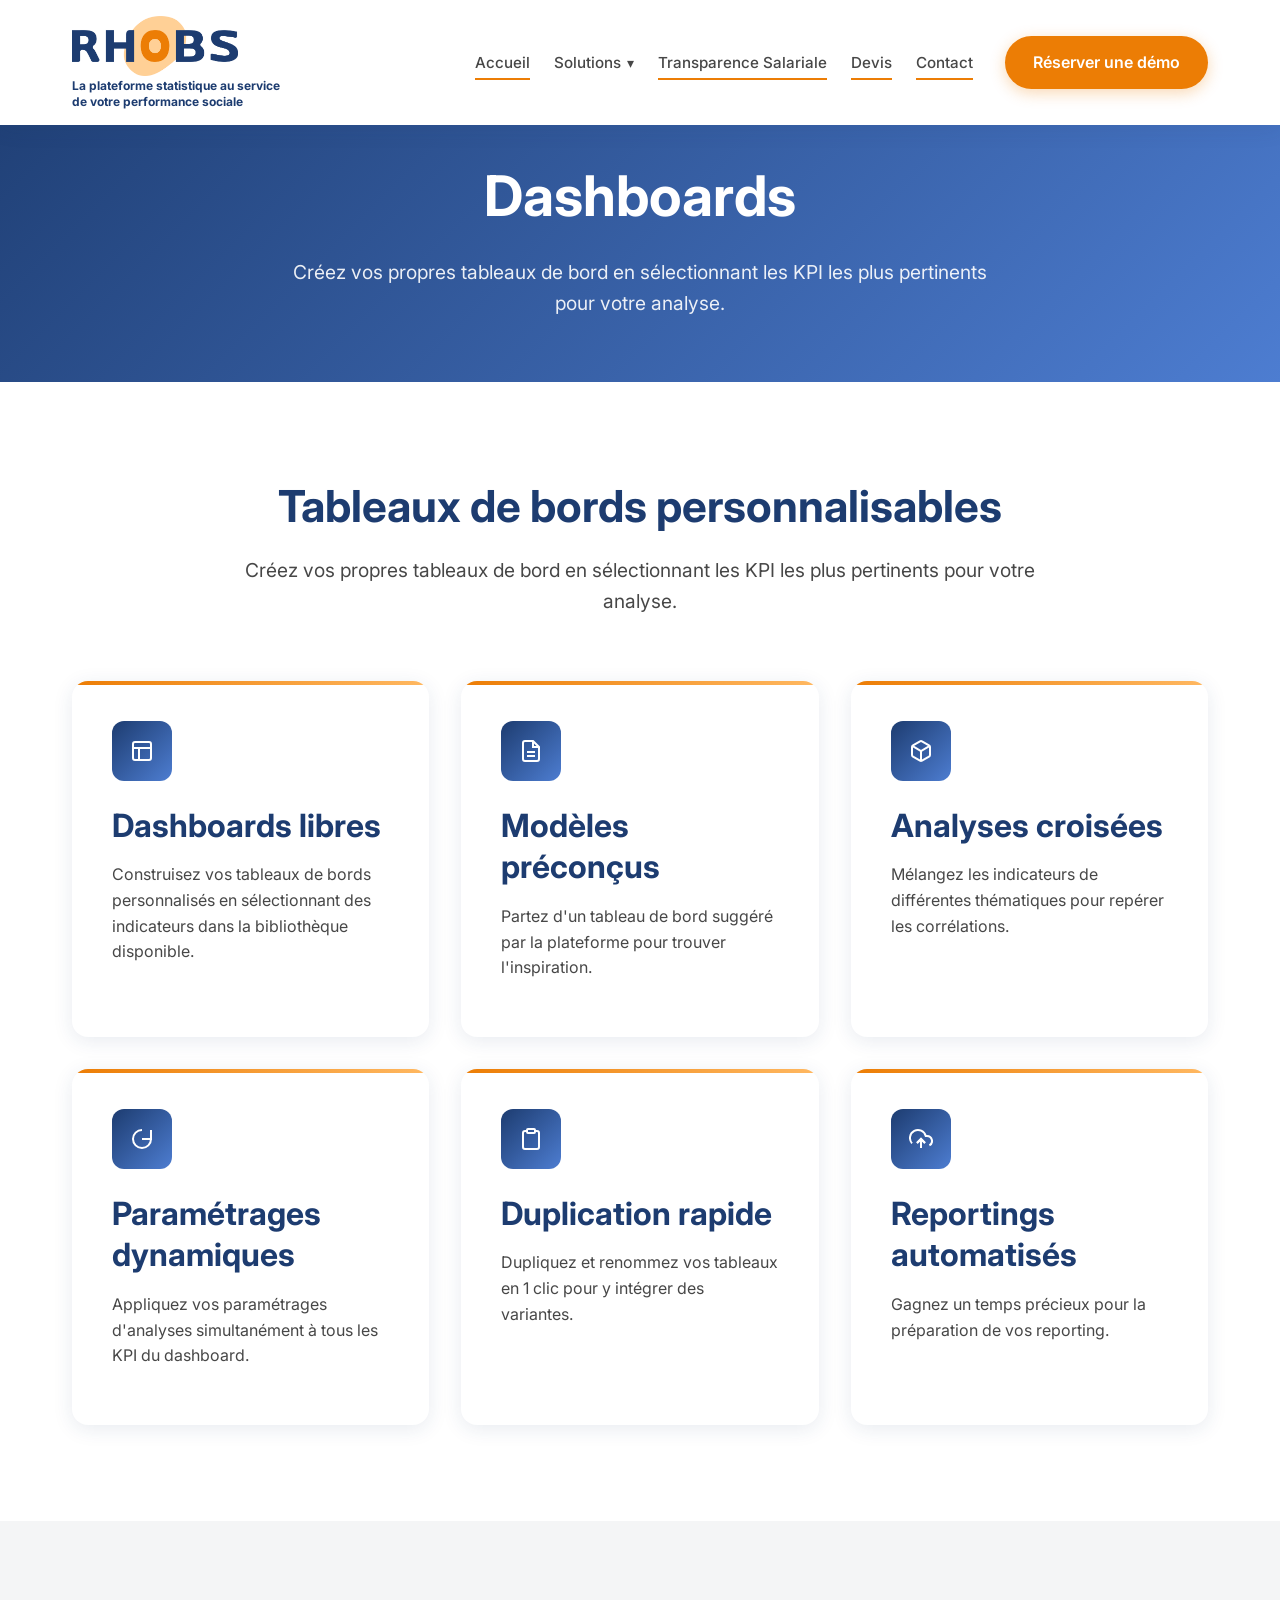
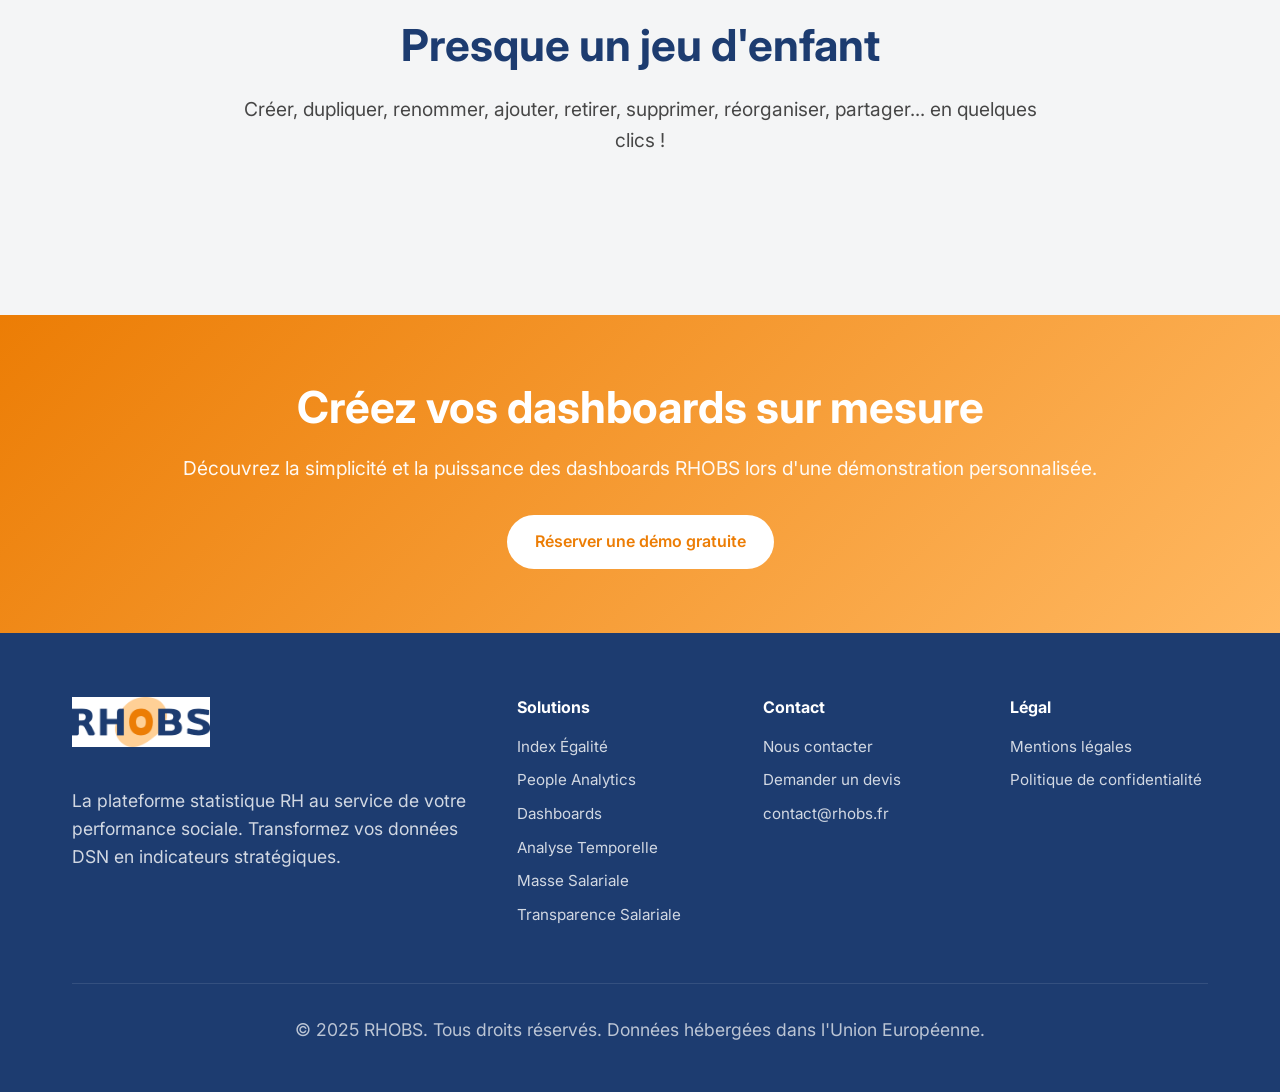
<file: dashboards.html>
<!DOCTYPE html>
<html lang="fr">
<head>
    <meta charset="UTF-8">
    <meta name="viewport" content="width=device-width, initial-scale=1.0">
    <meta name="description" content="Dashboards RHOBS : tableaux de bord personnalisables pour vos analyses RH. Créez vos propres KPI et analyses croisées en quelques clics.">
    <meta name="keywords" content="dashboards RH, tableaux de bord personnalisés, KPI RH, analyses croisées, reporting RH">
    <meta name="author" content="RHOBS">
    <meta name="robots" content="index, follow">
    <meta property="og:title" content="Dashboards - RHOBS">
    <meta property="og:description" content="Créez vos tableaux de bord personnalisés pour piloter vos indicateurs RH.">
    <title>Dashboards | RHOBS - Tableaux de bord personnalisables pour vos analyses RH</title>
    <link rel="icon" type="image/png" href="images/logo-rhobs.png">
    <link rel="canonical" href="https://rhobs.fr/dashboards.html">
    <link rel="preconnect" href="https://fonts.googleapis.com">
    <link rel="preconnect" href="https://fonts.gstatic.com" crossorigin>
    <link href="https://fonts.googleapis.com/css2?family=Inter:wght@400;500;600;700;800&display=swap" rel="stylesheet">
    <link href="https://calendar.google.com/calendar/scheduling-button-script.css" rel="stylesheet">
    <link rel="stylesheet" href="css/style.css">
</head>
<body>
    <!-- Header -->
    <header class="header">
        <div class="container">
            <div class="header-content">
                <a href="index.html" class="logo">
                    <img src="images/logo-rhobs.png" alt="RHOBS - La plateforme statistique RH au service de votre performance sociale" class="logo-image">
                    <span class="logo-tagline">La plateforme statistique au service<br>de votre performance sociale</span>
                </a>
                <nav class="nav">
                                        <ul class="nav-links">
                        <li><a href="index.html">Accueil</a></li>
                        <li class="dropdown">
                            <a href="#">Solutions</a>
                            <ul class="dropdown-menu">
                                <li><a href="index-egalite.html">Index Égalité</a></li>
                                <li><a href="people-analytics.html">People Analytics</a></li>
                                <li><a href="dashboards.html" class="active">Dashboards</a></li>
                                <li><a href="analyse-temporelle.html">Analyse Temporelle</a></li>
                                <li><a href="masse-salariale.html">Masse Salariale</a></li>
                            </ul>
                        </li>
                        <li><a href="transparence-salariale.html">Transparence Salariale</a></li>
                        <li><a href="devis.html">Devis</a></li>
                        <li><a href="contact.html">Contact</a></li>
                    </ul>
                    <a href="#" onclick="openCalendly(); return false;" class="btn btn-primary">Réserver une démo</a>
                    <button class="mobile-menu-btn" aria-label="Menu mobile">
                        <span></span>
                        <span></span>
                        <span></span>
                    </button>
                </nav>
            </div>
        </div>
    </header>

    <!-- Page Header -->
    <section class="page-header">
        <div class="container">
            <h1>Dashboards</h1>
            <p>Créez vos propres tableaux de bord en sélectionnant les KPI les plus pertinents pour votre analyse.</p>
        </div>
    </section>

    <!-- Main Features -->
    <section class="section">
        <div class="container">
            <div class="section-header">
                <h2>Tableaux de bords personnalisables</h2>
                <p>Créez vos propres tableaux de bord en sélectionnant les KPI les plus pertinents pour votre analyse.</p>
            </div>

            <div class="features-grid">
                <div class="feature-card">
                    <div class="feature-icon">
                        <svg width="24" height="24" viewBox="0 0 24 24" fill="none" stroke="currentColor" stroke-width="2">
                            <rect x="3" y="3" width="18" height="18" rx="2" ry="2"/>
                            <line x1="3" y1="9" x2="21" y2="9"/>
                            <line x1="9" y1="21" x2="9" y2="9"/>
                        </svg>
                    </div>
                    <h3>Dashboards libres</h3>
                    <p>Construisez vos tableaux de bords personnalisés en sélectionnant des indicateurs dans la bibliothèque disponible.</p>
                </div>
                <div class="feature-card">
                    <div class="feature-icon">
                        <svg width="24" height="24" viewBox="0 0 24 24" fill="none" stroke="currentColor" stroke-width="2">
                            <path d="M14 2H6a2 2 0 0 0-2 2v16a2 2 0 0 0 2 2h12a2 2 0 0 0 2-2V8z"/>
                            <polyline points="14 2 14 8 20 8"/>
                            <line x1="16" y1="13" x2="8" y2="13"/>
                            <line x1="16" y1="17" x2="8" y2="17"/>
                        </svg>
                    </div>
                    <h3>Modèles préconçus</h3>
                    <p>Partez d'un tableau de bord suggéré par la plateforme pour trouver l'inspiration.</p>
                </div>
                <div class="feature-card">
                    <div class="feature-icon">
                        <svg width="24" height="24" viewBox="0 0 24 24" fill="none" stroke="currentColor" stroke-width="2">
                            <path d="M21 16V8a2 2 0 0 0-1-1.73l-7-4a2 2 0 0 0-2 0l-7 4A2 2 0 0 0 3 8v8a2 2 0 0 0 1 1.73l7 4a2 2 0 0 0 2 0l7-4A2 2 0 0 0 21 16z"/>
                            <polyline points="3.27 6.96 12 12.01 20.73 6.96"/>
                            <line x1="12" y1="22.08" x2="12" y2="12"/>
                        </svg>
                    </div>
                    <h3>Analyses croisées</h3>
                    <p>Mélangez les indicateurs de différentes  thématiques pour repérer les corrélations.</p>
                </div>
                <div class="feature-card">
                    <div class="feature-icon">
                        <svg width="24" height="24" viewBox="0 0 24 24" fill="none" stroke="currentColor" stroke-width="2">
                            <path d="M21 12a9 9 0 1 1-9-9"/>
                            <path d="M21 3v9h-9"/>
                        </svg>
                    </div>
                    <h3>Paramétrages dynamiques</h3>
                    <p>Appliquez vos paramétrages d'analyses simultanément à tous les KPI du dashboard.</p>
                </div>
                <div class="feature-card">
                    <div class="feature-icon">
                        <svg width="24" height="24" viewBox="0 0 24 24" fill="none" stroke="currentColor" stroke-width="2">
                            <path d="M16 4h2a2 2 0 0 1 2 2v14a2 2 0 0 1-2 2H6a2 2 0 0 1-2-2V6a2 2 0 0 1 2-2h2"/>
                            <rect x="8" y="2" width="8" height="4" rx="1" ry="1"/>
                        </svg>
                    </div>
                    <h3>Duplication rapide</h3>
                    <p>Dupliquez et renommez vos tableaux en 1 clic pour y intégrer des variantes.</p>
                </div>
                <div class="feature-card">
                    <div class="feature-icon">
                        <svg width="24" height="24" viewBox="0 0 24 24" fill="none" stroke="currentColor" stroke-width="2">
                            <polyline points="16 16 12 12 8 16"/>
                            <line x1="12" y1="12" x2="12" y2="21"/>
                            <path d="M20.39 18.39A5 5 0 0 0 18 9h-1.26A8 8 0 1 0 3 16.3"/>
                            <polyline points="16 16 12 12 8 16"/>
                        </svg>
                    </div>
                    <h3>Reportings automatisés</h3>
                    <p>Gagnez un temps précieux pour la préparation de vos reporting.</p>
                </div>
            </div>
        </div>
    </section>

    <!-- Easy to Use -->
    <section class="section section-alt">
        <div class="container">
            <div class="section-header">
                <h2>Presque un jeu d'enfant</h2>
                <p>Créer, dupliquer, renommer, ajouter, retirer, supprimer, réorganiser, partager... en quelques clics !</p>
            </div>
        </div>
    </section>

    <!-- CTA Banner -->
    <section class="cta-banner">
        <div class="container">
            <h2>Créez vos dashboards sur mesure</h2>
            <p>Découvrez la simplicité et la puissance des dashboards RHOBS lors d'une démonstration personnalisée.</p>
            <a href="#" onclick="openCalendly(); return false;" class="btn">Réserver une démo gratuite</a>
        </div>
    </section>

    <!-- Footer -->
    <footer class="footer">
        <div class="container">
            <div class="footer-content">
                <div class="footer-brand">
                    <img src="images/logo-rhobs.png" alt="RHOBS" class="footer-logo">
                    <p>La plateforme statistique RH au service de votre performance sociale. Transformez vos données DSN en indicateurs stratégiques.</p>
                </div>
                <div class="footer-links">
                    <h4>Solutions</h4>
                    <ul>
                        <li><a href="index-egalite.html">Index Égalité</a></li>
                        <li><a href="people-analytics.html">People Analytics</a></li>
                        <li><a href="dashboards.html">Dashboards</a></li>
                        <li><a href="analyse-temporelle.html">Analyse Temporelle</a></li>
                        <li><a href="masse-salariale.html">Masse Salariale</a></li>
                        <li><a href="transparence-salariale.html">Transparence Salariale</a></li>
                    </ul>
                </div>
                <div class="footer-links">
                    <h4>Contact</h4>
                    <ul>
                        <li><a href="contact.html">Nous contacter</a></li>
                        <li><a href="devis.html">Demander un devis</a></li>
                        <li><a href="mailto:contact@rhobs.fr">contact@rhobs.fr</a></li>
                    </ul>
                </div>
                <div class="footer-links">
                    <h4>Légal</h4>
                    <ul>
                        <li><a href="mentions-legales.html">Mentions légales</a></li>
                        <li><a href="mentions-legales.html#confidentialite">Politique de confidentialité</a></li>
                    </ul>
                </div>
            </div>
            <div class="footer-bottom">
                <p>&copy; 2025 RHOBS. Tous droits réservés. Données hébergées dans l'Union Européenne.</p>
            </div>
        </div>
    </footer>

    <!-- Scripts -->
    <script src="https://calendar.google.com/calendar/scheduling-button-script.js" type="text/javascript" async></script>
    <script src="js/main.js"></script>
</body>
</html>
</file>
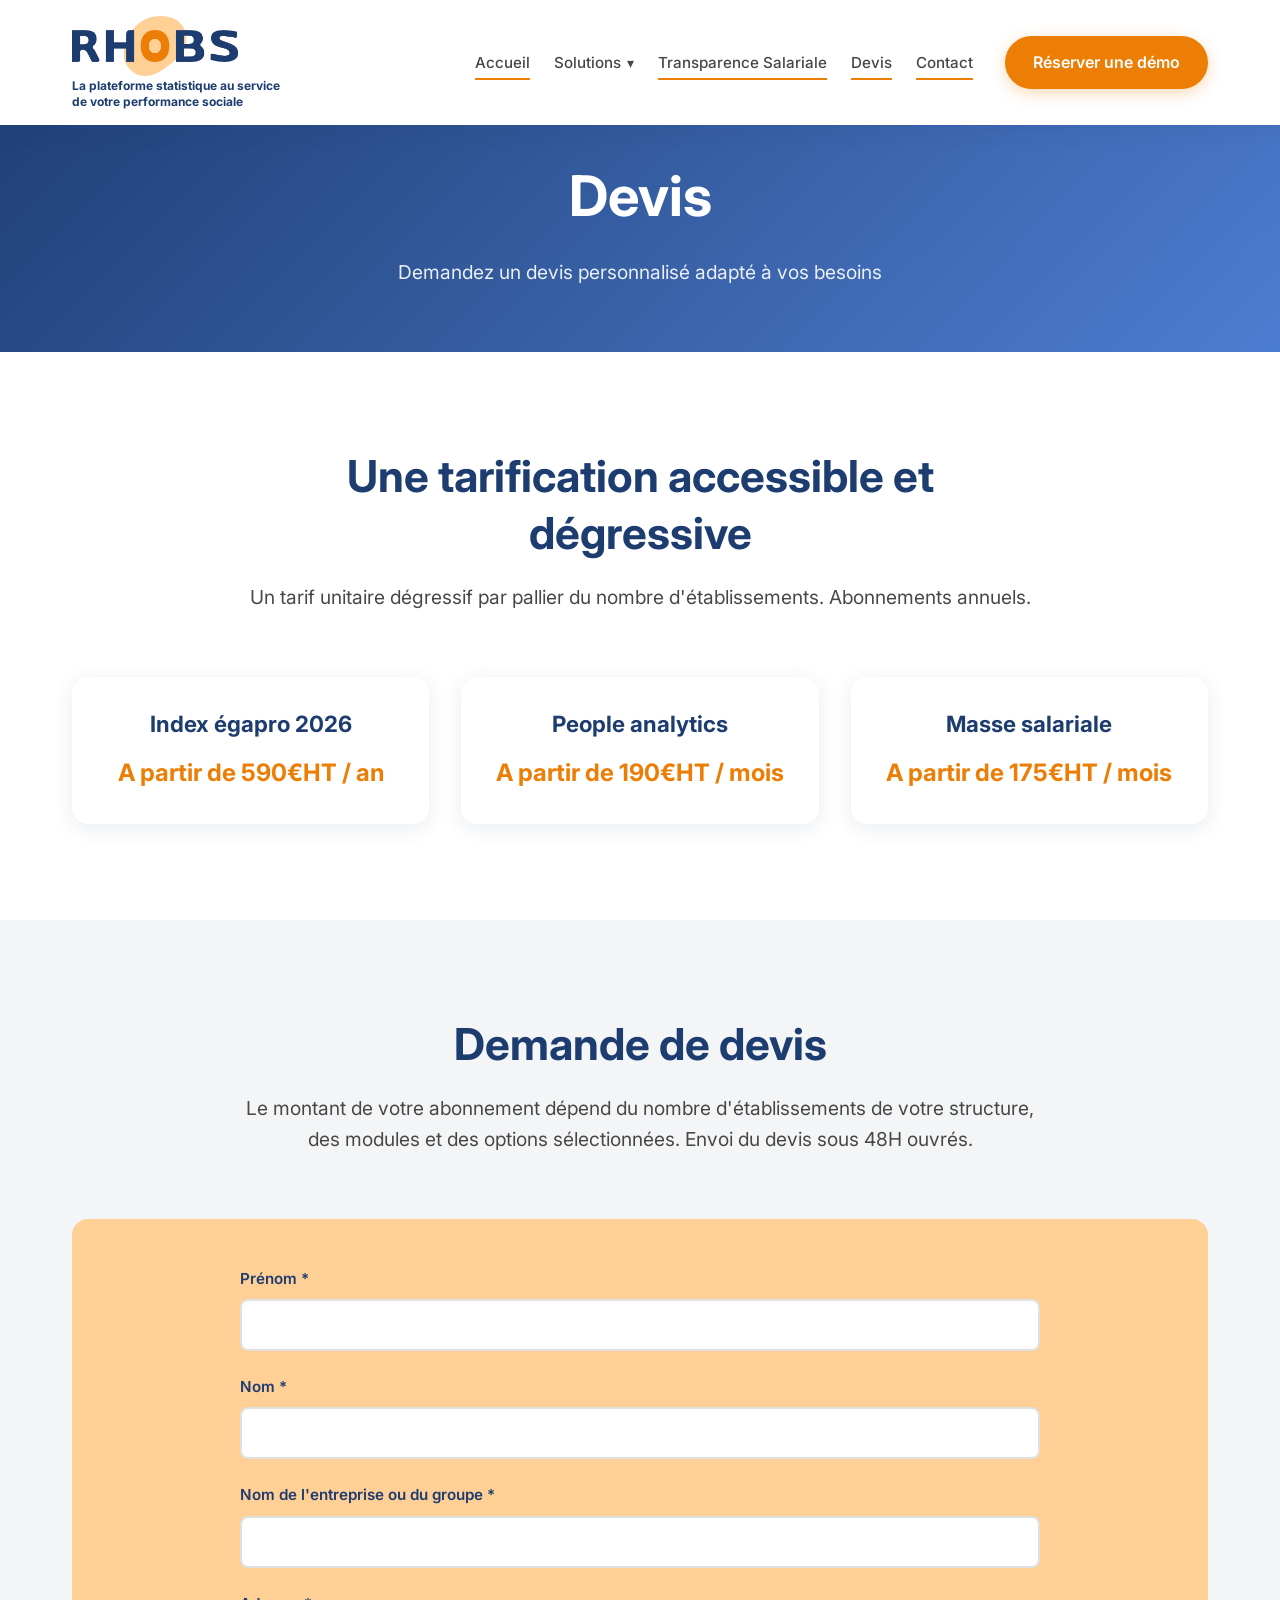
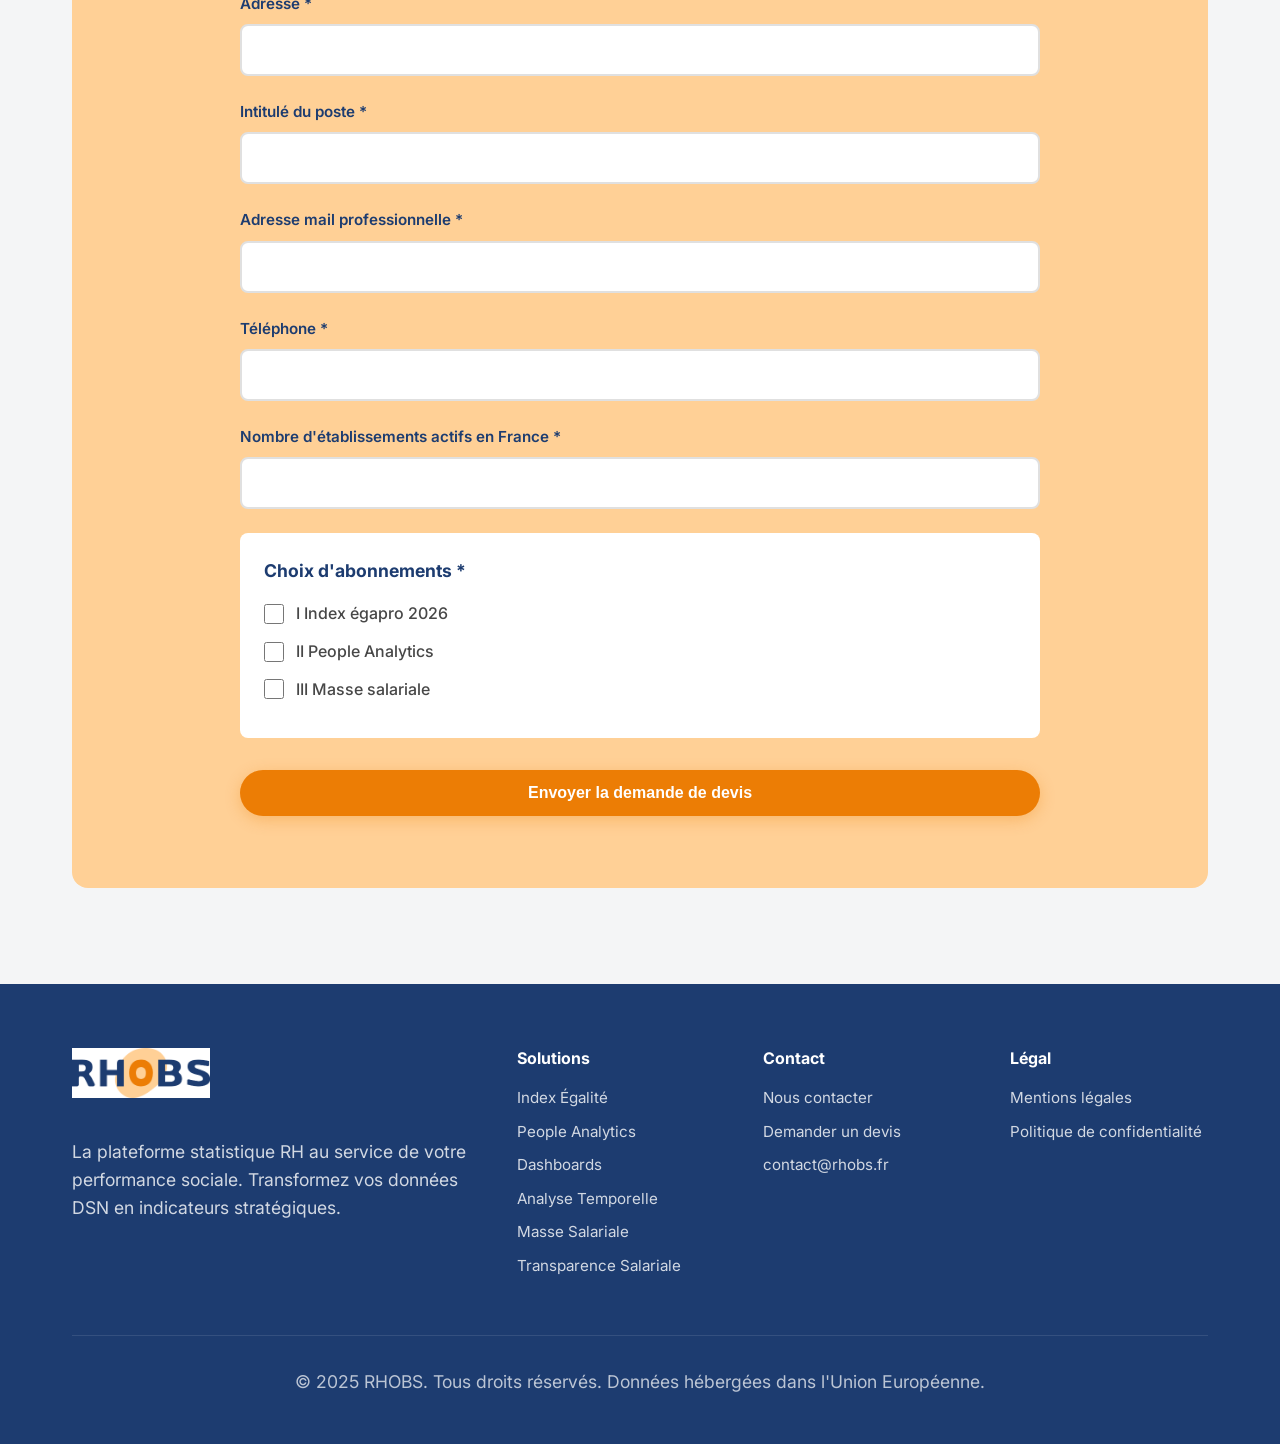
<file: devis.html>
<!DOCTYPE html>
<html lang="fr">
<head>
    <meta charset="UTF-8">
    <meta name="viewport" content="width=device-width, initial-scale=1.0">
    <meta name="description" content="Demandez un devis personnalisé pour RHOBS. Nos solutions de BI RH adaptées à vos besoins.">
    <meta name="keywords" content="devis RHOBS, tarification RH, prix BI RH, devis people analytics">
    <meta name="author" content="RHOBS">
    <meta name="robots" content="index, follow">
    <meta property="og:title" content="Devis - RHOBS">
    <meta property="og:description" content="Demandez un devis personnalisé pour nos solutions RH.">
    <title>Devis | RHOBS - Demandez votre devis personnalisé</title>
    <link rel="icon" type="image/png" href="images/logo-rhobs.png">
    <link rel="canonical" href="https://rhobs.fr/devis.html">
    <link rel="preconnect" href="https://fonts.googleapis.com">
    <link rel="preconnect" href="https://fonts.gstatic.com" crossorigin>
    <link href="https://fonts.googleapis.com/css2?family=Inter:wght@400;500;600;700;800&display=swap" rel="stylesheet">
    <link href="https://calendar.google.com/calendar/scheduling-button-script.css" rel="stylesheet">
    <link rel="stylesheet" href="css/style.css">
</head>
<body>
    <!-- Header -->
    <header class="header">
        <div class="container">
            <div class="header-content">
                <a href="index.html" class="logo">
                    <img src="images/logo-rhobs.png" alt="RHOBS - La plateforme statistique RH au service de votre performance sociale" class="logo-image">
                    <span class="logo-tagline">La plateforme statistique au service<br>de votre performance sociale</span>
                </a>
                <nav class="nav">
                    <ul class="nav-links">
                        <li><a href="index.html">Accueil</a></li>
                        <li class="dropdown">
                            <a href="#">Solutions</a>
                            <ul class="dropdown-menu">
                                <li><a href="index-egalite.html">Index Égalité</a></li>
                                <li><a href="people-analytics.html">People Analytics</a></li>
                                <li><a href="dashboards.html">Dashboards</a></li>
                                <li><a href="analyse-temporelle.html">Analyse Temporelle</a></li>
                                <li><a href="masse-salariale.html">Masse Salariale</a></li>
                            </ul>
                        </li>
                        <li><a href="transparence-salariale.html">Transparence Salariale</a></li>
                        <li><a href="devis.html" class="active">Devis</a></li>
                        <li><a href="contact.html">Contact</a></li>
                    </ul>
                    <a href="#" onclick="openCalendly(); return false;" class="btn btn-primary">Réserver une démo</a>
                    <button class="mobile-menu-btn" aria-label="Menu mobile">
                        <span></span>
                        <span></span>
                        <span></span>
                    </button>
                </nav>
            </div>
        </div>
    </header>

    <!-- Page Header -->
    <section class="page-header">
        <div class="container">
            <h1>Devis</h1>
            <p>Demandez un devis personnalisé adapté à vos besoins</p>
        </div>
    </section>

    <!-- Pricing Section -->
    <section class="section">
        <div class="container">
            <div class="section-header">
                <h2>Une tarification accessible et dégressive</h2>
                <p>Un tarif unitaire dégressif par pallier du nombre d'établissements. Abonnements annuels.</p>
            </div>
            <div class="pricing-cards">
                <div class="pricing-card">
                    <h3>Index égapro 2026</h3>
                    <div class="price">A partir de 590€HT / an</div>
                </div>
                <div class="pricing-card">
                    <h3>People analytics</h3>
                    <div class="price">A partir de 190€HT / mois</div>
                </div>
                <div class="pricing-card">
                    <h3>Masse salariale</h3>
                    <div class="price">A partir de 175€HT / mois</div>
                </div>
            </div>
        </div>
    </section>

    <!-- Quote Form Section -->
    <section class="section section-alt">
        <div class="container">
            <div class="section-header">
                <h2>Demande de devis</h2>
                <p>Le montant de votre abonnement dépend du nombre d'établissements de votre structure, des modules et des options sélectionnées. Envoi du devis sous 48H ouvrés.</p>
            </div>

            <div class="quote-form-section">
                <div id="successMessage" style="display: none; background: #4CAF50; color: white; padding: 2rem; border-radius: 8px; text-align: center; margin-bottom: 2rem;">
                    <h3>✓ Votre demande a bien été transmise</h3>
                    <p>Nous vous répondrons dans les 48H ouvrés.</p>
                </div>
                <form class="quote-form" action="https://formsubmit.co/contact@rhobs.fr" method="POST" id="quoteForm">
                    <!-- FormSubmit Configuration -->
                    <input type="hidden" name="_subject" value="Nouvelle demande de devis RHOBS">
                    <input type="hidden" name="_captcha" value="false">
                    <input type="hidden" name="_template" value="table">
                    <input type="text" name="_honey" style="display:none">
                    <input type="hidden" name="_next" value="https://rhobs.fr/devis.html?success=true">
                    <!-- Personal Information -->
                    <div class="form-group">
                        <label for="prenom">Prénom *</label>
                        <input type="text" id="prenom" name="prenom" required>
                    </div>

                    <div class="form-group">
                        <label for="nom">Nom *</label>
                        <input type="text" id="nom" name="nom" required>
                    </div>

                    <div class="form-group">
                        <label for="entreprise">Nom de l'entreprise ou du groupe *</label>
                        <input type="text" id="entreprise" name="entreprise" required>
                    </div>

                    <div class="form-group">
                        <label for="adresse">Adresse *</label>
                        <input type="text" id="adresse" name="adresse" required>
                    </div>

                    <div class="form-group">
                        <label for="poste">Intitulé du poste *</label>
                        <input type="text" id="poste" name="poste" required>
                    </div>

                    <div class="form-group">
                        <label for="email">Adresse mail professionnelle *</label>
                        <input type="email" id="email" name="email" required>
                    </div>

                    <div class="form-group">
                        <label for="telephone">Téléphone *</label>
                        <input type="tel" id="telephone" name="telephone" required>
                    </div>

                    <div class="form-group">
                        <label for="nb_etablissements">Nombre d'établissements actifs en France *</label>
                        <input type="number" id="nb_etablissements" name="nb_etablissements" min="1" required>
                    </div>

                    <!-- Subscription Choices -->
                    <div class="form-checkbox-group">
                        <label>Choix d'abonnements *</label>

                        <!-- Index Égapro 2026 -->
                        <div class="checkbox-item">
                            <label>
                                <input type="checkbox" name="subscription" value="index_egapro" id="index_egapro">
                                I Index égapro 2026
                            </label>
                        </div>
                        <div class="checkbox-sub-options" id="index_options">
                            <div class="checkbox-item">
                                <label>
                                    <input type="checkbox" name="index_option" value="consolidation_ues">
                                    Consolidation UES
                                </label>
                            </div>
                            <div class="checkbox-item">
                                <label>
                                    <input type="checkbox" name="index_option" value="calcul_filiales" id="calcul_filiales">
                                    Calcul de l'index pour chaque filiale. Précisez le nombre d'entités
                                    <input type="number" class="conditional-input" id="nb_entites" name="nb_entites" min="1" disabled>
                                </label>
                            </div>
                            <div class="checkbox-item">
                                <label>
                                    <input type="checkbox" name="index_option" value="retraitement_fusion">
                                    Retraitement fusion entité dans le groupe
                                </label>
                            </div>
                            <div class="checkbox-item">
                                <label>
                                    <input type="checkbox" name="index_option" value="methode_cotation">
                                    Méthode de cotation des postes autre que la CSP
                                </label>
                            </div>
                        </div>

                        <!-- People Analytics -->
                        <div class="checkbox-item">
                            <label>
                                <input type="checkbox" name="subscription" value="people_analytics" id="people_analytics">
                                II People Analytics
                            </label>
                        </div>
                        <div class="checkbox-sub-options" id="people_options">
                            <div class="checkbox-item">
                                <label>
                                    <input type="checkbox" name="people_option" value="analyse_temporelle">
                                    Module Analyse temporelle
                                </label>
                            </div>
                            <div class="checkbox-item">
                                <label>
                                    <input type="checkbox" name="people_option" value="tableaux_bord">
                                    Module Tableaux de bord
                                </label>
                            </div>
                        </div>

                        <!-- Masse Salariale -->
                        <div class="checkbox-item">
                            <label>
                                <input type="checkbox" name="subscription" value="masse_salariale" id="masse_salariale">
                                III Masse salariale
                            </label>
                        </div>
                        <div class="checkbox-sub-options" id="masse_options">
                            <div class="checkbox-item">
                                <label>
                                    <input type="checkbox" name="masse_option" value="analyse_temporelle_masse">
                                    Module Analyse temporelle
                                </label>
                            </div>
                        </div>
                    </div>

                    <div class="form-group">
                        <button type="submit" class="btn btn-primary" style="width: 100%;">Envoyer la demande de devis</button>
                    </div>
                </form>
            </div>
        </div>
    </section>

    <!-- Footer -->
    <footer class="footer">
        <div class="container">
            <div class="footer-content">
                <div class="footer-brand">
                    <img src="images/logo-rhobs.png" alt="RHOBS" class="footer-logo">
                    <p>La plateforme statistique RH au service de votre performance sociale. Transformez vos données DSN en indicateurs stratégiques.</p>
                </div>
                <div class="footer-links">
                    <h4>Solutions</h4>
                    <ul>
                        <li><a href="index-egalite.html">Index Égalité</a></li>
                        <li><a href="people-analytics.html">People Analytics</a></li>
                        <li><a href="dashboards.html">Dashboards</a></li>
                        <li><a href="analyse-temporelle.html">Analyse Temporelle</a></li>
                        <li><a href="masse-salariale.html">Masse Salariale</a></li>
                        <li><a href="transparence-salariale.html">Transparence Salariale</a></li>
                    </ul>
                </div>
                <div class="footer-links">
                    <h4>Contact</h4>
                    <ul>
                        <li><a href="contact.html">Nous contacter</a></li>
                        <li><a href="devis.html">Demander un devis</a></li>
                        <li><a href="mailto:contact@rhobs.fr">contact@rhobs.fr</a></li>
                    </ul>
                </div>
                <div class="footer-links">
                    <h4>Légal</h4>
                    <ul>
                        <li><a href="mentions-legales.html">Mentions légales</a></li>
                        <li><a href="mentions-legales.html#confidentialite">Politique de confidentialité</a></li>
                    </ul>
                </div>
            </div>
            <div class="footer-bottom">
                <p>&copy; 2025 RHOBS. Tous droits réservés. Données hébergées dans l'Union Européenne.</p>
            </div>
        </div>
    </footer>

    <!-- Scripts -->
    <script src="https://calendar.google.com/calendar/scheduling-button-script.js" type="text/javascript" async></script>
    <script>
        // Handle conditional form options
        document.addEventListener('DOMContentLoaded', function() {
            // Check for success message
            const urlParams = new URLSearchParams(window.location.search);
            if (urlParams.get('success') === 'true') {
                document.getElementById('successMessage').style.display = 'block';
                document.getElementById('quoteForm').style.display = 'none';
                // Scroll to success message
                document.getElementById('successMessage').scrollIntoView({ behavior: 'smooth', block: 'center' });
            }

            // Index Égapro options
            const indexCheckbox = document.getElementById('index_egapro');
            const indexOptions = document.getElementById('index_options');
            const calculFiliales = document.getElementById('calcul_filiales');
            const nbEntites = document.getElementById('nb_entites');

            indexCheckbox.addEventListener('change', function() {
                if (this.checked) {
                    indexOptions.classList.add('active');
                } else {
                    indexOptions.classList.remove('active');
                    indexOptions.querySelectorAll('input[type="checkbox"]').forEach(cb => cb.checked = false);
                    nbEntites.value = '';
                    nbEntites.disabled = true;
                }
            });

            calculFiliales.addEventListener('change', function() {
                nbEntites.disabled = !this.checked;
                if (!this.checked) nbEntites.value = '';
            });

            // People Analytics options
            const peopleCheckbox = document.getElementById('people_analytics');
            const peopleOptions = document.getElementById('people_options');

            peopleCheckbox.addEventListener('change', function() {
                if (this.checked) {
                    peopleOptions.classList.add('active');
                } else {
                    peopleOptions.classList.remove('active');
                    peopleOptions.querySelectorAll('input[type="checkbox"]').forEach(cb => cb.checked = false);
                }
            });

            // Masse Salariale options
            const masseCheckbox = document.getElementById('masse_salariale');
            const masseOptions = document.getElementById('masse_options');

            masseCheckbox.addEventListener('change', function() {
                if (this.checked) {
                    masseOptions.classList.add('active');
                } else {
                    masseOptions.classList.remove('active');
                    masseOptions.querySelectorAll('input[type="checkbox"]').forEach(cb => cb.checked = false);
                }
            });

            // Form validation: at least one subscription must be selected
            document.getElementById('quoteForm').addEventListener('submit', function(e) {
                const subscriptions = document.querySelectorAll('input[name="subscription"]:checked');
                if (subscriptions.length === 0) {
                    e.preventDefault();
                    alert('Veuillez sélectionner au moins un abonnement (I, II ou III).');
                }
            });
        });
    </script>
    <script src="js/main.js"></script>
</body>
</html>
</file>
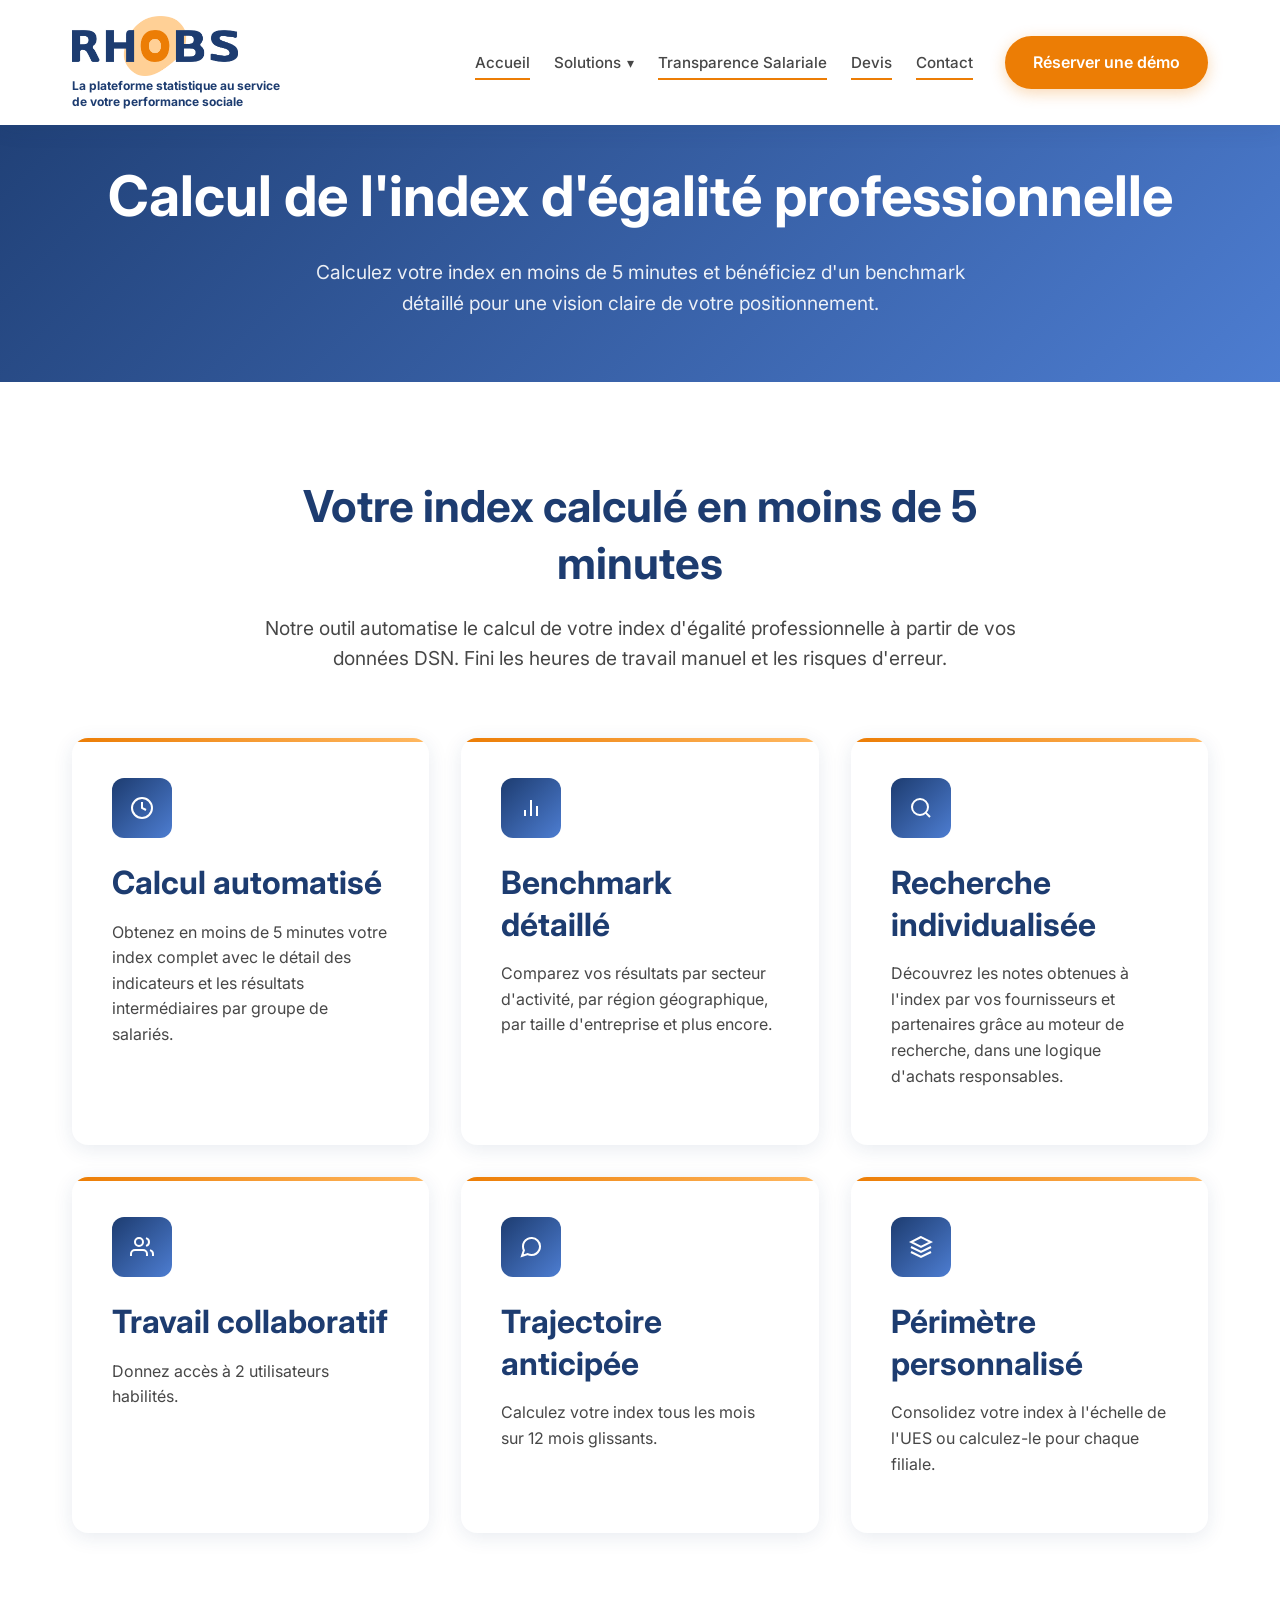
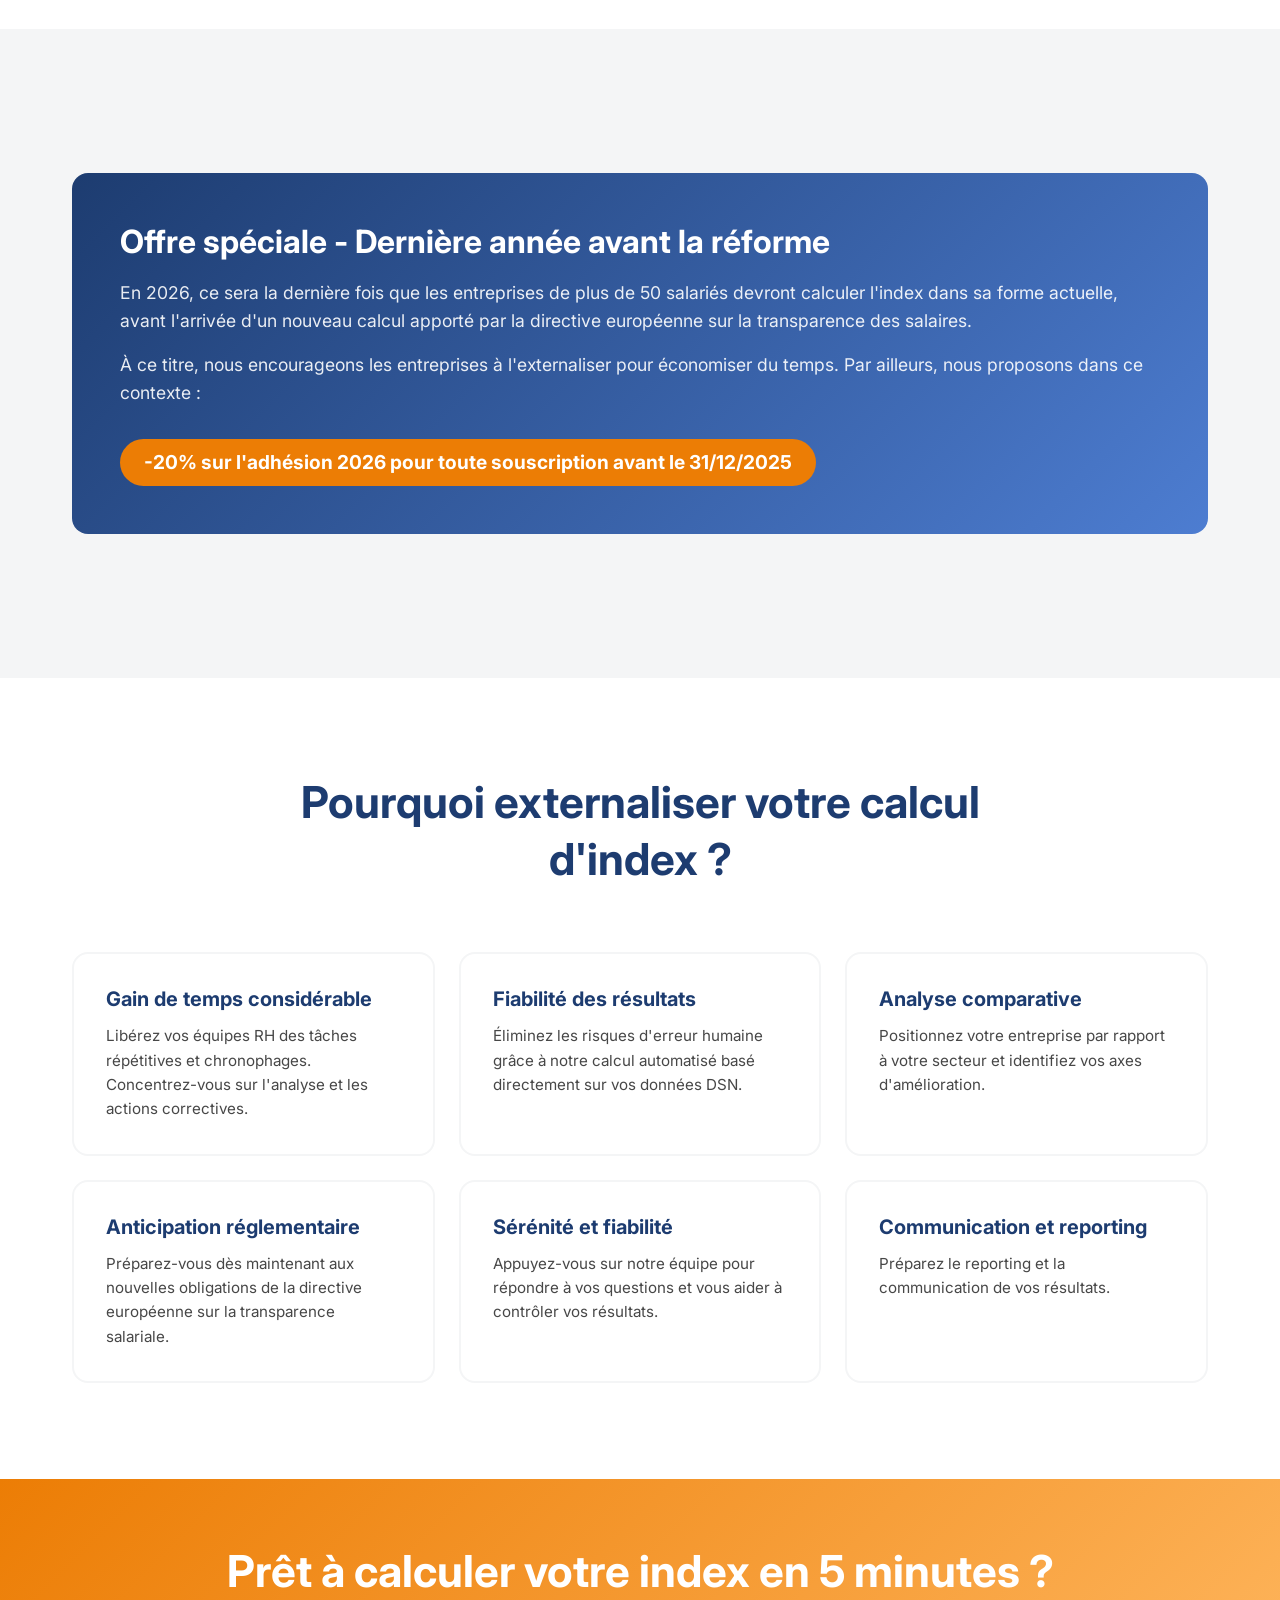
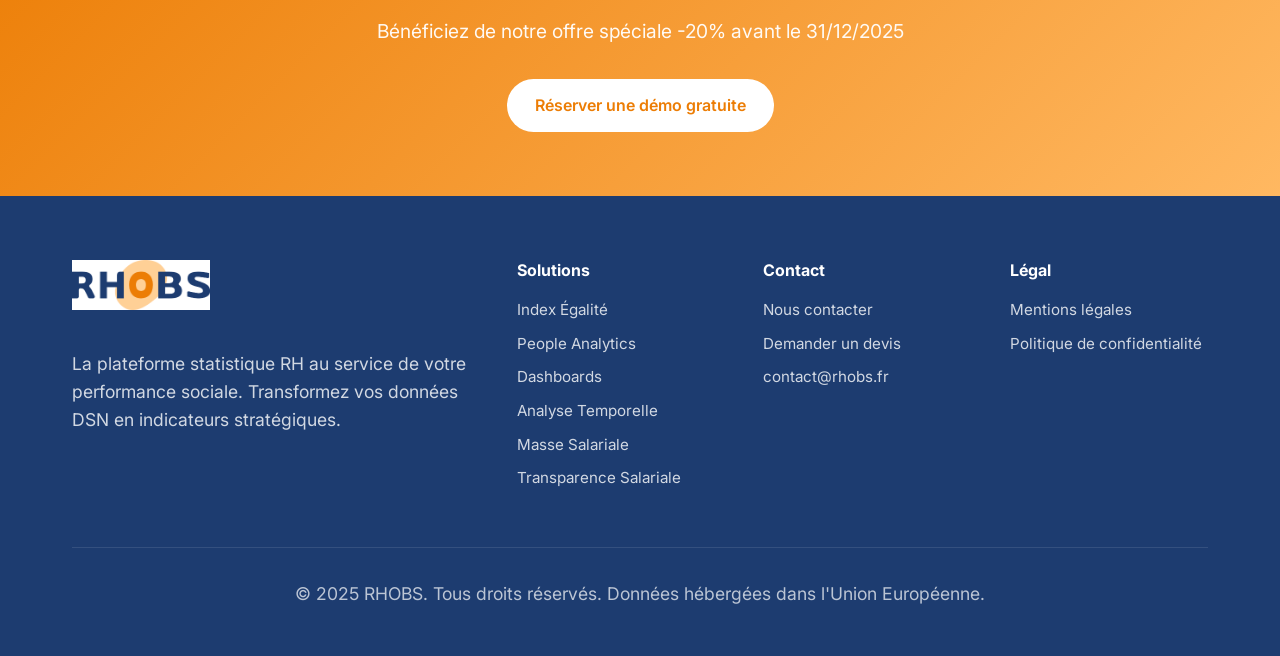
<file: index-egalite.html>
<!DOCTYPE html>
<html lang="fr">
<head>
    <meta charset="UTF-8">
    <meta name="viewport" content="width=device-width, initial-scale=1.0">
    <meta name="description" content="Calculez votre index d'égalité professionnelle en moins de 5 minutes avec RHOBS. Benchmark détaillé par secteur, région et taille d'entreprise.">
    <meta name="keywords" content="index égalité professionnelle, calcul index égalité, benchmark égalité salariale, égalité femmes hommes, index 100 points">
    <meta name="author" content="RHOBS">
    <meta name="robots" content="index, follow">
    <meta property="og:title" content="Index d'Égalité Professionnelle - RHOBS">
    <meta property="og:description" content="Calculez votre index en moins de 5 minutes. Benchmark détaillé et comparaison sectorielle.">
    <title>Index d'Égalité Professionnelle | RHOBS - Calcul automatique et benchmark</title>
    <link rel="icon" type="image/png" href="images/logo-rhobs.png">
    <link rel="canonical" href="https://rhobs.fr/index-egalite.html">
    <link rel="preconnect" href="https://fonts.googleapis.com">
    <link rel="preconnect" href="https://fonts.gstatic.com" crossorigin>
    <link href="https://fonts.googleapis.com/css2?family=Inter:wght@400;500;600;700;800&display=swap" rel="stylesheet">
    <link href="https://calendar.google.com/calendar/scheduling-button-script.css" rel="stylesheet">
    <link rel="stylesheet" href="css/style.css">
</head>
<body>
    <!-- Header -->
    <header class="header">
        <div class="container">
            <div class="header-content">
                <a href="index.html" class="logo">
                    <img src="images/logo-rhobs.png" alt="RHOBS - La plateforme statistique RH au service de votre performance sociale" class="logo-image">
                    <span class="logo-tagline">La plateforme statistique au service<br>de votre performance sociale</span>
                </a>
                <nav class="nav">
                                        <ul class="nav-links">
                        <li><a href="index.html">Accueil</a></li>
                        <li class="dropdown">
                            <a href="#">Solutions</a>
                            <ul class="dropdown-menu">
                                <li><a href="index-egalite.html" class="active">Index Égalité</a></li>
                                <li><a href="people-analytics.html">People Analytics</a></li>
                                <li><a href="dashboards.html">Dashboards</a></li>
                                <li><a href="analyse-temporelle.html">Analyse Temporelle</a></li>
                                <li><a href="masse-salariale.html">Masse Salariale</a></li>
                            </ul>
                        </li>
                        <li><a href="transparence-salariale.html">Transparence Salariale</a></li>
                        <li><a href="devis.html">Devis</a></li>
                        <li><a href="contact.html">Contact</a></li>
                    </ul>
                    <a href="#" onclick="openCalendly(); return false;" class="btn btn-primary">Réserver une démo</a>
                    <button class="mobile-menu-btn" aria-label="Menu mobile">
                        <span></span>
                        <span></span>
                        <span></span>
                    </button>
                </nav>
            </div>
        </div>
    </header>

    <!-- Page Header -->
    <section class="page-header">
        <div class="container">
            <h1>Calcul de l'index d'égalité professionnelle</h1>
            <p>Calculez votre index en moins de 5 minutes et bénéficiez d'un benchmark détaillé pour une vision claire de votre positionnement.</p>
        </div>
    </section>

    <!-- Main Content -->
    <section class="section">
        <div class="container">
            <div class="section-header">
                <h2>Votre index calculé en moins de 5 minutes</h2>
                <p>Notre outil automatise le calcul de votre index d'égalité professionnelle à partir de vos données DSN. Fini les heures de travail manuel et les risques d'erreur.</p>
            </div>

            <div class="features-grid">
                <div class="feature-card">
                    <div class="feature-icon">
                        <svg width="24" height="24" viewBox="0 0 24 24" fill="none" stroke="currentColor" stroke-width="2">
                            <circle cx="12" cy="12" r="10"/>
                            <polyline points="12 6 12 12 16 14"/>
                        </svg>
                    </div>
                    <h3>Calcul automatisé</h3>
                    <p>Obtenez en moins de 5 minutes votre index complet avec le détail des indicateurs et les résultats intermédiaires par groupe de salariés.</p>
                </div>
                <div class="feature-card">
                    <div class="feature-icon">
                        <svg width="24" height="24" viewBox="0 0 24 24" fill="none" stroke="currentColor" stroke-width="2">
                            <line x1="18" y1="20" x2="18" y2="10"/>
                            <line x1="12" y1="20" x2="12" y2="4"/>
                            <line x1="6" y1="20" x2="6" y2="14"/>
                        </svg>
                    </div>
                    <h3>Benchmark détaillé</h3>
                    <p>Comparez vos résultats par secteur d'activité, par région géographique, par taille d'entreprise et plus encore.</p>
                </div>
                <div class="feature-card">
                    <div class="feature-icon">
                        <svg width="24" height="24" viewBox="0 0 24 24" fill="none" stroke="currentColor" stroke-width="2">
                            <circle cx="11" cy="11" r="8"/>
                            <line x1="21" y1="21" x2="16.65" y2="16.65"/>
                        </svg>
                    </div>
                    <h3>Recherche individualisée</h3>
                    <p>Découvrez les notes obtenues à l'index par vos fournisseurs et partenaires grâce au moteur de recherche, dans une logique d'achats responsables.</p>
                </div>
                <div class="feature-card">
                    <div class="feature-icon">
                        <svg width="24" height="24" viewBox="0 0 24 24" fill="none" stroke="currentColor" stroke-width="2">
                            <path d="M17 21v-2a4 4 0 0 0-4-4H5a4 4 0 0 0-4 4v2"/>
                            <circle cx="9" cy="7" r="4"/>
                            <path d="M23 21v-2a4 4 0 0 0-3-3.87"/>
                            <path d="M16 3.13a4 4 0 0 1 0 7.75"/>
                        </svg>
                    </div>
                    <h3>Travail collaboratif</h3>
                    <p>Donnez accès à 2 utilisateurs habilités.</p>
                </div>
                <div class="feature-card">
                    <div class="feature-icon">
                        <svg width="24" height="24" viewBox="0 0 24 24" fill="none" stroke="currentColor" stroke-width="2">
                            <path d="M21 11.5a8.38 8.38 0 0 1-.9 3.8 8.5 8.5 0 0 1-7.6 4.7 8.38 8.38 0 0 1-3.8-.9L3 21l1.9-5.7a8.38 8.38 0 0 1-.9-3.8 8.5 8.5 0 0 1 4.7-7.6 8.38 8.38 0 0 1 3.8-.9h.5a8.48 8.48 0 0 1 8 8v.5z"/>
                        </svg>
                    </div>
                    <h3>Trajectoire anticipée</h3>
                    <p>Calculez votre index tous les mois sur 12 mois glissants.</p>
                </div>
                <div class="feature-card">
                    <div class="feature-icon">
                        <svg width="24" height="24" viewBox="0 0 24 24" fill="none" stroke="currentColor" stroke-width="2">
                            <polygon points="12 2 2 7 12 12 22 7 12 2"/>
                            <polyline points="2 17 12 22 22 17"/>
                            <polyline points="2 12 12 17 22 12"/>
                        </svg>
                    </div>
                    <h3>Périmètre personnalisé</h3>
                    <p>Consolidez votre index à l'échelle de l'UES ou calculez-le pour chaque filiale.</p>
                </div>
            </div>
        </div>
    </section>

    <!-- Special Offer -->
    <section class="section section-alt">
        <div class="container">
            <div class="highlight-box">
                <h3>Offre spéciale - Dernière année avant la réforme</h3>
                <p>En 2026, ce sera la dernière fois que les entreprises de plus de 50 salariés devront calculer l'index dans sa forme actuelle, avant l'arrivée d'un nouveau calcul apporté par la directive européenne sur la transparence des salaires.</p>
                <p>À ce titre, nous encourageons les entreprises à l'externaliser pour économiser du temps. Par ailleurs, nous proposons dans ce contexte :</p>
                <div class="price-tag">-20% sur l'adhésion 2026 pour toute souscription avant le 31/12/2025</div>
            </div>
        </div>
    </section>

    <!-- Benefits -->
    <section class="section">
        <div class="container">
            <div class="section-header">
                <h2>Pourquoi externaliser votre calcul d'index ?</h2>
            </div>
            <div class="info-cards">
                <div class="info-card">
                    <h4>Gain de temps considérable</h4>
                    <p>Libérez vos équipes RH des tâches répétitives et chronophages. Concentrez-vous sur l'analyse et les actions correctives.</p>
                </div>
                <div class="info-card">
                    <h4>Fiabilité des résultats</h4>
                    <p>Éliminez les risques d'erreur humaine grâce à notre calcul automatisé basé directement sur vos données DSN.</p>
                </div>
                <div class="info-card">
                    <h4>Analyse comparative</h4>
                    <p>Positionnez votre entreprise par rapport à votre secteur et identifiez vos axes d'amélioration.</p>
                </div>
                <div class="info-card">
                    <h4>Anticipation réglementaire</h4>
                    <p>Préparez-vous dès maintenant aux nouvelles obligations de la directive européenne sur la transparence salariale.</p>
                </div>
                <div class="info-card">
                    <h4>Sérénité et fiabilité</h4>
                    <p>Appuyez-vous sur notre équipe pour répondre à vos questions et vous aider à contrôler vos résultats.</p>
                </div>
                <div class="info-card">
                    <h4>Communication et reporting</h4>
                    <p>Préparez le reporting et la communication de vos résultats.</p>
                </div>
            </div>
        </div>
    </section>

    <!-- CTA Banner -->
    <section class="cta-banner">
        <div class="container">
            <h2>Prêt à calculer votre index en 5 minutes ?</h2>
            <p>Bénéficiez de notre offre spéciale -20% avant le 31/12/2025</p>
            <a href="#" onclick="openCalendly(); return false;" class="btn">Réserver une démo gratuite</a>
        </div>
    </section>

    <!-- Footer -->
    <footer class="footer">
        <div class="container">
            <div class="footer-content">
                <div class="footer-brand">
                    <img src="images/logo-rhobs.png" alt="RHOBS" class="footer-logo">
                    <p>La plateforme statistique RH au service de votre performance sociale. Transformez vos données DSN en indicateurs stratégiques.</p>
                </div>
                <div class="footer-links">
                    <h4>Solutions</h4>
                    <ul>
                        <li><a href="index-egalite.html">Index Égalité</a></li>
                        <li><a href="people-analytics.html">People Analytics</a></li>
                        <li><a href="dashboards.html">Dashboards</a></li>
                        <li><a href="analyse-temporelle.html">Analyse Temporelle</a></li>
                        <li><a href="masse-salariale.html">Masse Salariale</a></li>
                        <li><a href="transparence-salariale.html">Transparence Salariale</a></li>
                    </ul>
                </div>
                <div class="footer-links">
                    <h4>Contact</h4>
                    <ul>
                        <li><a href="contact.html">Nous contacter</a></li>
                        <li><a href="devis.html">Demander un devis</a></li>
                        <li><a href="mailto:contact@rhobs.fr">contact@rhobs.fr</a></li>
                    </ul>
                </div>
                <div class="footer-links">
                    <h4>Légal</h4>
                    <ul>
                        <li><a href="mentions-legales.html">Mentions légales</a></li>
                        <li><a href="mentions-legales.html#confidentialite">Politique de confidentialité</a></li>
                    </ul>
                </div>
            </div>
            <div class="footer-bottom">
                <p>&copy; 2025 RHOBS. Tous droits réservés. Données hébergées dans l'Union Européenne.</p>
            </div>
        </div>
    </footer>

    <!-- Scripts -->
    <script src="https://calendar.google.com/calendar/scheduling-button-script.js" type="text/javascript" async></script>
    <script src="js/main.js"></script>
</body>
</html>
</file>
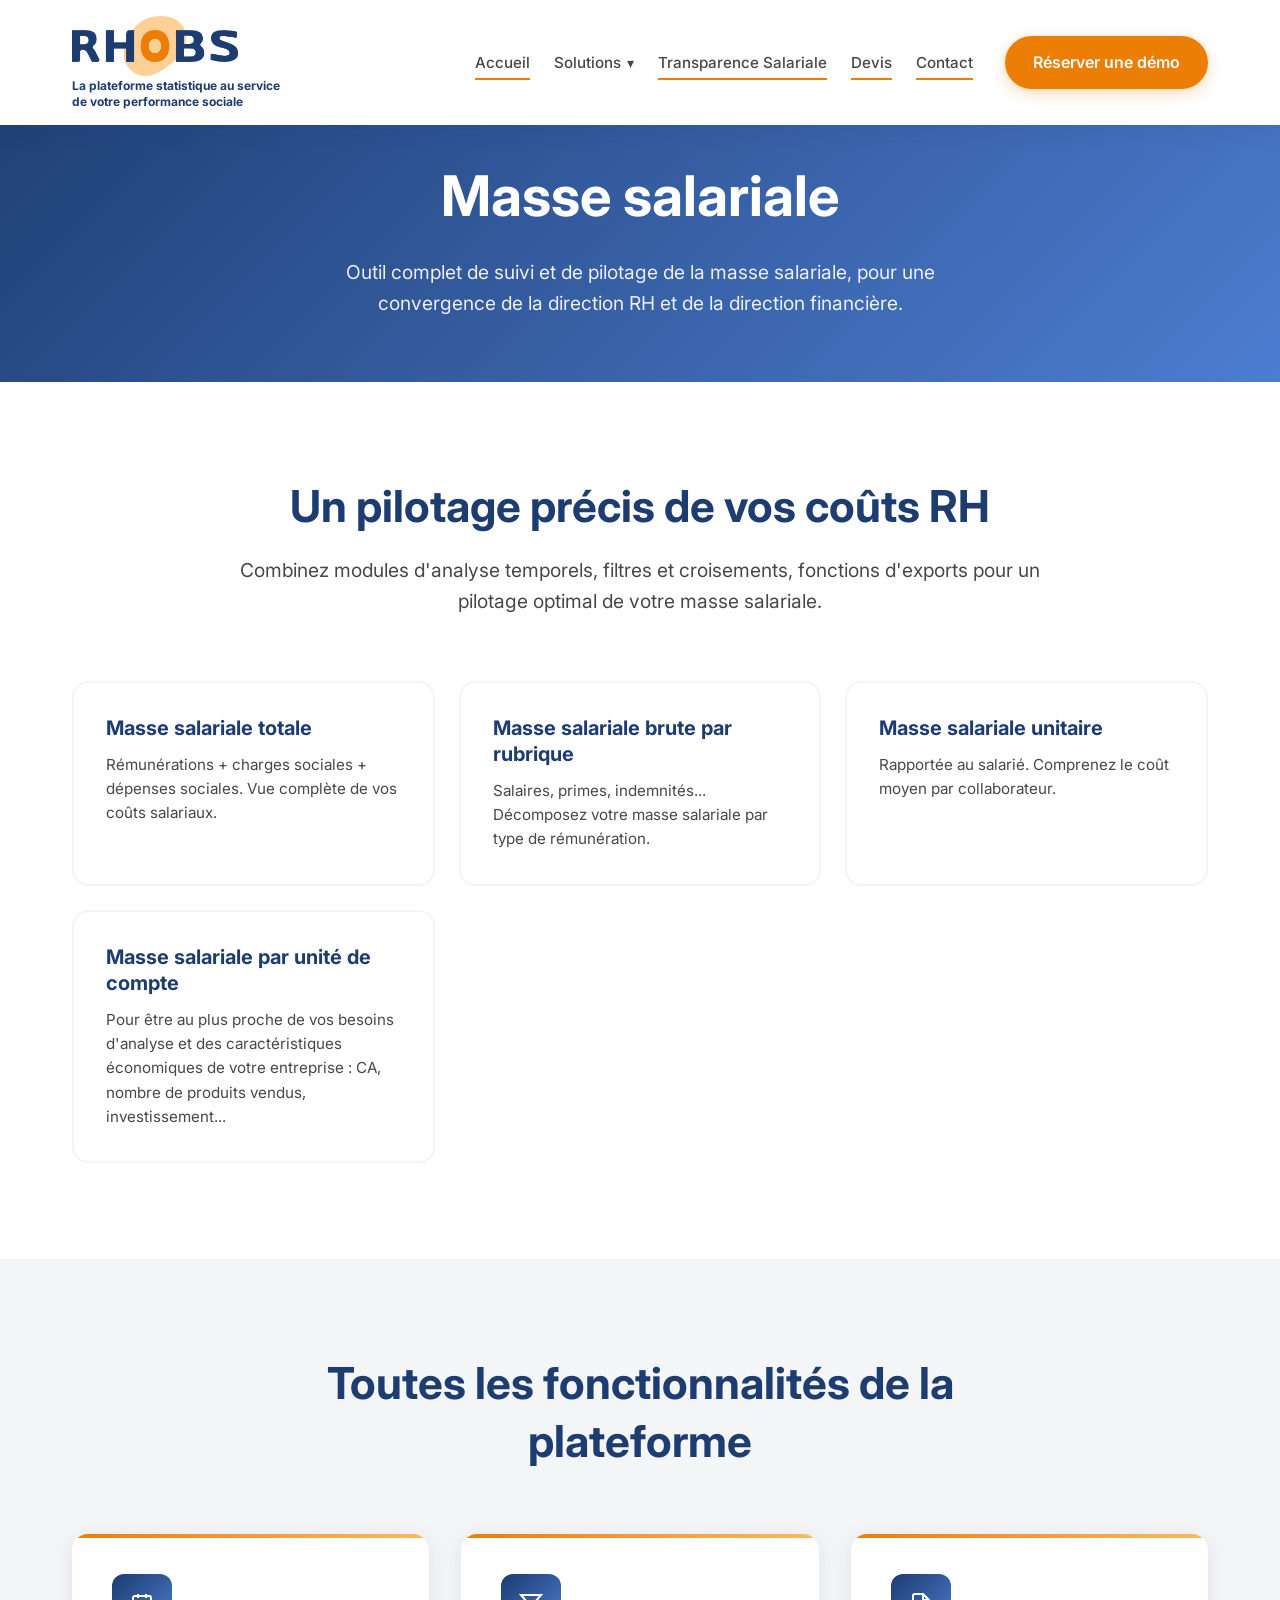
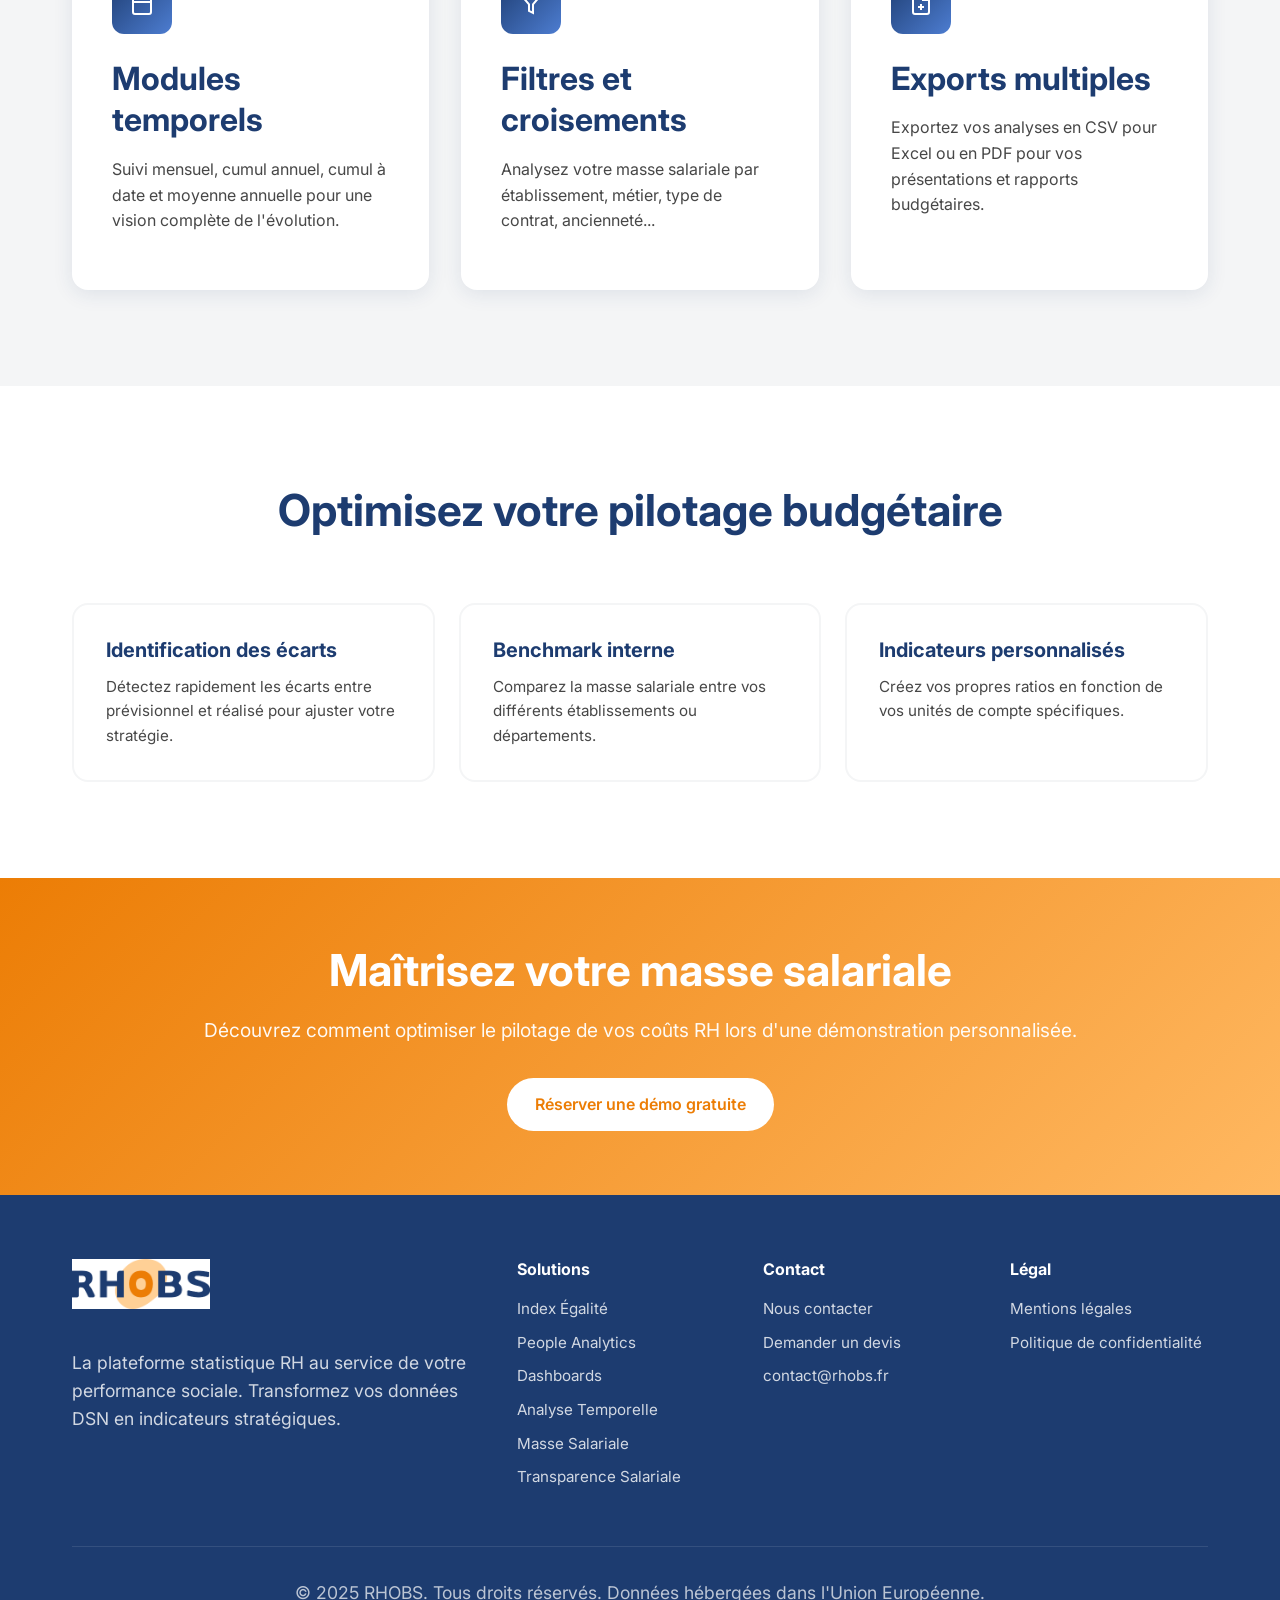
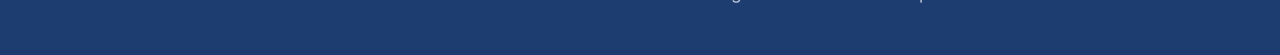
<file: masse-salariale.html>
<!DOCTYPE html>
<html lang="fr">
<head>
    <meta charset="UTF-8">
    <meta name="viewport" content="width=device-width, initial-scale=1.0">
    <meta name="description" content="Pilotage de la masse salariale avec RHOBS : suivi temporel, filtres avancés, analyse par rubrique et par unité de compte. Optimisez votre politique salariale.">
    <meta name="keywords" content="masse salariale, pilotage RH, charges sociales, rémunération, budget RH, analyse salariale">
    <meta name="author" content="RHOBS">
    <meta name="robots" content="index, follow">
    <meta property="og:title" content="Masse Salariale - RHOBS">
    <meta property="og:description" content="Outil complet de suivi et pilotage de la masse salariale avec modules temporels et filtres avancés.">
    <title>Masse Salariale | RHOBS - Suivi et pilotage de vos coûts RH</title>
    <link rel="icon" type="image/png" href="images/logo-rhobs.png">
    <link rel="canonical" href="https://rhobs.fr/masse-salariale.html">
    <link rel="preconnect" href="https://fonts.googleapis.com">
    <link rel="preconnect" href="https://fonts.gstatic.com" crossorigin>
    <link href="https://fonts.googleapis.com/css2?family=Inter:wght@400;500;600;700;800&display=swap" rel="stylesheet">
    <link href="https://calendar.google.com/calendar/scheduling-button-script.css" rel="stylesheet">
    <link rel="stylesheet" href="css/style.css">
</head>
<body>
    <!-- Header -->
    <header class="header">
        <div class="container">
            <div class="header-content">
                <a href="index.html" class="logo">
                    <img src="images/logo-rhobs.png" alt="RHOBS - La plateforme statistique RH au service de votre performance sociale" class="logo-image">
                    <span class="logo-tagline">La plateforme statistique au service<br>de votre performance sociale</span>
                </a>
                <nav class="nav">
                                        <ul class="nav-links">
                        <li><a href="index.html">Accueil</a></li>
                        <li class="dropdown">
                            <a href="#">Solutions</a>
                            <ul class="dropdown-menu">
                                <li><a href="index-egalite.html">Index Égalité</a></li>
                                <li><a href="people-analytics.html">People Analytics</a></li>
                                <li><a href="dashboards.html">Dashboards</a></li>
                                <li><a href="analyse-temporelle.html">Analyse Temporelle</a></li>
                                <li><a href="masse-salariale.html" class="active">Masse Salariale</a></li>
                            </ul>
                        </li>
                        <li><a href="transparence-salariale.html">Transparence Salariale</a></li>
                        <li><a href="devis.html">Devis</a></li>
                        <li><a href="contact.html">Contact</a></li>
                    </ul>
                    <a href="#" onclick="openCalendly(); return false;" class="btn btn-primary">Réserver une démo</a>
                    <button class="mobile-menu-btn" aria-label="Menu mobile">
                        <span></span>
                        <span></span>
                        <span></span>
                    </button>
                </nav>
            </div>
        </div>
    </header>

    <!-- Page Header -->
    <section class="page-header">
        <div class="container">
            <h1>Masse salariale</h1>
            <p>Outil complet de suivi et de pilotage de la masse salariale, pour une convergence de la direction RH et de la direction financière.</p>
        </div>
    </section>

    <!-- Main Content -->
    <section class="section">
        <div class="container">
            <div class="section-header">
                <h2>Un pilotage précis de vos coûts RH</h2>
                <p>Combinez modules d'analyse temporels, filtres et croisements, fonctions d'exports pour un pilotage optimal de votre masse salariale.</p>
            </div>

            <div class="info-cards">
                <div class="info-card">
                    <h4>Masse salariale totale</h4>
                    <p>Rémunérations + charges sociales + dépenses sociales. Vue complète de vos coûts salariaux.</p>
                </div>
                <div class="info-card">
                    <h4>Masse salariale brute par rubrique</h4>
                    <p>Salaires, primes, indemnités... Décomposez votre masse salariale par type de rémunération.</p>
                </div>
                <div class="info-card">
                    <h4>Masse salariale unitaire</h4>
                    <p>Rapportée au salarié. Comprenez le coût moyen par collaborateur.</p>
                </div>
                <div class="info-card">
                    <h4>Masse salariale par unité de compte</h4>
                    <p>Pour être au plus proche de vos besoins d'analyse et des caractéristiques économiques de votre entreprise : CA, nombre de produits vendus, investissement...</p>
                </div>
            </div>
        </div>
    </section>

    <!-- Features -->
    <section class="section section-alt">
        <div class="container">
            <div class="section-header">
                <h2>Toutes les fonctionnalités de la plateforme</h2>
            </div>

            <div class="features-grid">
                <div class="feature-card">
                    <div class="feature-icon">
                        <svg width="24" height="24" viewBox="0 0 24 24" fill="none" stroke="currentColor" stroke-width="2">
                            <rect x="3" y="4" width="18" height="18" rx="2" ry="2"/>
                            <line x1="16" y1="2" x2="16" y2="6"/>
                            <line x1="8" y1="2" x2="8" y2="6"/>
                            <line x1="3" y1="10" x2="21" y2="10"/>
                        </svg>
                    </div>
                    <h3>Modules temporels</h3>
                    <p>Suivi mensuel, cumul annuel, cumul à date et moyenne annuelle pour une vision complète de l'évolution.</p>
                </div>
                <div class="feature-card">
                    <div class="feature-icon">
                        <svg width="24" height="24" viewBox="0 0 24 24" fill="none" stroke="currentColor" stroke-width="2">
                            <polygon points="22 3 2 3 10 12.46 10 19 14 21 14 12.46 22 3"/>
                        </svg>
                    </div>
                    <h3>Filtres et croisements</h3>
                    <p>Analysez votre masse salariale par établissement, métier, type de contrat, ancienneté...</p>
                </div>
                <div class="feature-card">
                    <div class="feature-icon">
                        <svg width="24" height="24" viewBox="0 0 24 24" fill="none" stroke="currentColor" stroke-width="2">
                            <path d="M14 2H6a2 2 0 0 0-2 2v16a2 2 0 0 0 2 2h12a2 2 0 0 0 2-2V8z"/>
                            <polyline points="14 2 14 8 20 8"/>
                            <line x1="12" y1="18" x2="12" y2="12"/>
                            <line x1="9" y1="15" x2="15" y2="15"/>
                        </svg>
                    </div>
                    <h3>Exports multiples</h3>
                    <p>Exportez vos analyses en CSV pour Excel ou en PDF pour vos présentations et rapports budgétaires.</p>
                </div>
            </div>
        </div>
    </section>

    <!-- Benefits -->
    <section class="section">
        <div class="container">
            <div class="section-header">
                <h2>Optimisez votre pilotage budgétaire</h2>
            </div>

            <div class="info-cards">
                <div class="info-card">
                    <h4>Identification des écarts</h4>
                    <p>Détectez rapidement les écarts entre prévisionnel et réalisé pour ajuster votre stratégie.</p>
                </div>
                <div class="info-card">
                    <h4>Benchmark interne</h4>
                    <p>Comparez la masse salariale entre vos différents établissements ou départements.</p>
                </div>
                <div class="info-card">
                    <h4>Indicateurs personnalisés</h4>
                    <p>Créez vos propres ratios en fonction de vos unités de compte spécifiques.</p>
                </div>
            </div>
        </div>
    </section>

    <!-- CTA Banner -->
    <section class="cta-banner">
        <div class="container">
            <h2>Maîtrisez votre masse salariale</h2>
            <p>Découvrez comment optimiser le pilotage de vos coûts RH lors d'une démonstration personnalisée.</p>
            <a href="#" onclick="openCalendly(); return false;" class="btn">Réserver une démo gratuite</a>
        </div>
    </section>

    <!-- Footer -->
    <footer class="footer">
        <div class="container">
            <div class="footer-content">
                <div class="footer-brand">
                    <img src="images/logo-rhobs.png" alt="RHOBS" class="footer-logo">
                    <p>La plateforme statistique RH au service de votre performance sociale. Transformez vos données DSN en indicateurs stratégiques.</p>
                </div>
                <div class="footer-links">
                    <h4>Solutions</h4>
                    <ul>
                        <li><a href="index-egalite.html">Index Égalité</a></li>
                        <li><a href="people-analytics.html">People Analytics</a></li>
                        <li><a href="dashboards.html">Dashboards</a></li>
                        <li><a href="analyse-temporelle.html">Analyse Temporelle</a></li>
                        <li><a href="masse-salariale.html">Masse Salariale</a></li>
                        <li><a href="transparence-salariale.html">Transparence Salariale</a></li>
                    </ul>
                </div>
                <div class="footer-links">
                    <h4>Contact</h4>
                    <ul>
                        <li><a href="contact.html">Nous contacter</a></li>
                        <li><a href="devis.html">Demander un devis</a></li>
                        <li><a href="mailto:contact@rhobs.fr">contact@rhobs.fr</a></li>
                    </ul>
                </div>
                <div class="footer-links">
                    <h4>Légal</h4>
                    <ul>
                        <li><a href="mentions-legales.html">Mentions légales</a></li>
                        <li><a href="mentions-legales.html#confidentialite">Politique de confidentialité</a></li>
                    </ul>
                </div>
            </div>
            <div class="footer-bottom">
                <p>&copy; 2025 RHOBS. Tous droits réservés. Données hébergées dans l'Union Européenne.</p>
            </div>
        </div>
    </footer>

    <!-- Scripts -->
    <script src="https://calendar.google.com/calendar/scheduling-button-script.js" type="text/javascript" async></script>
    <script src="js/main.js"></script>
</body>
</html>
</file>
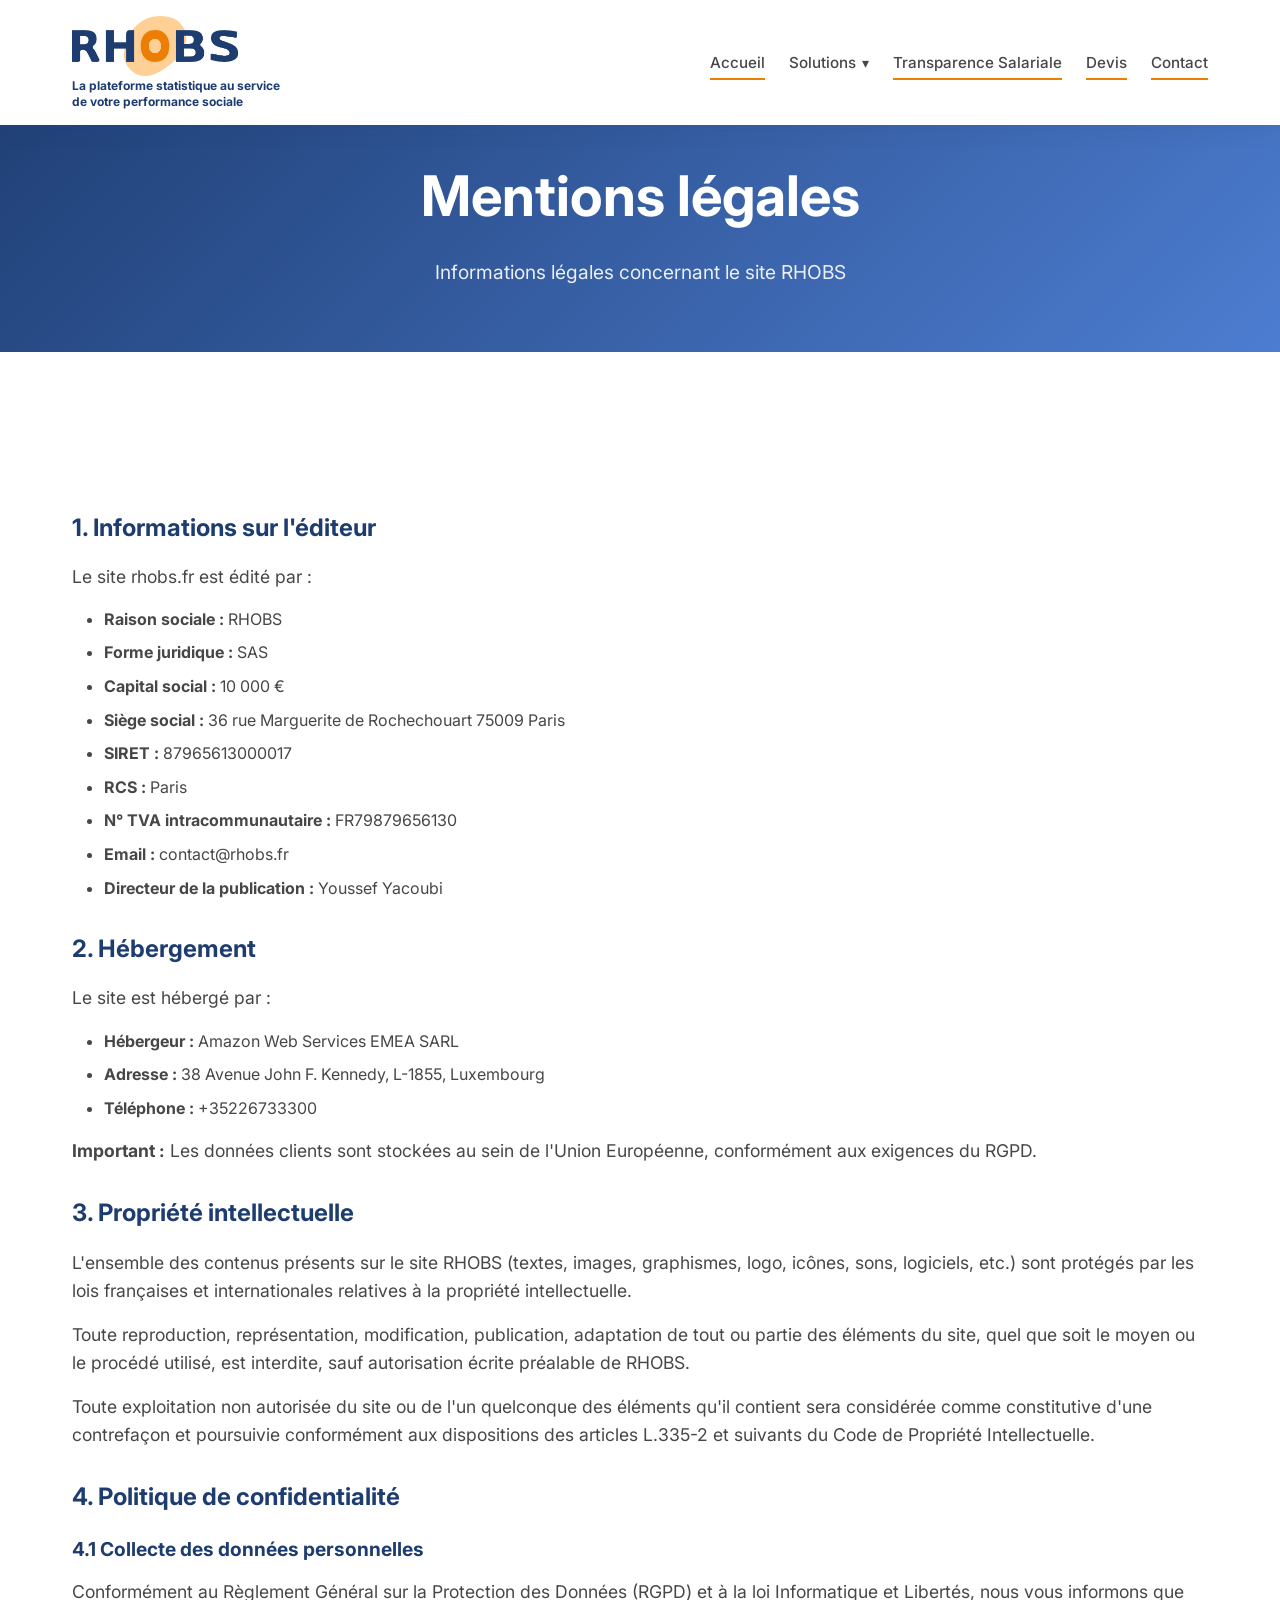
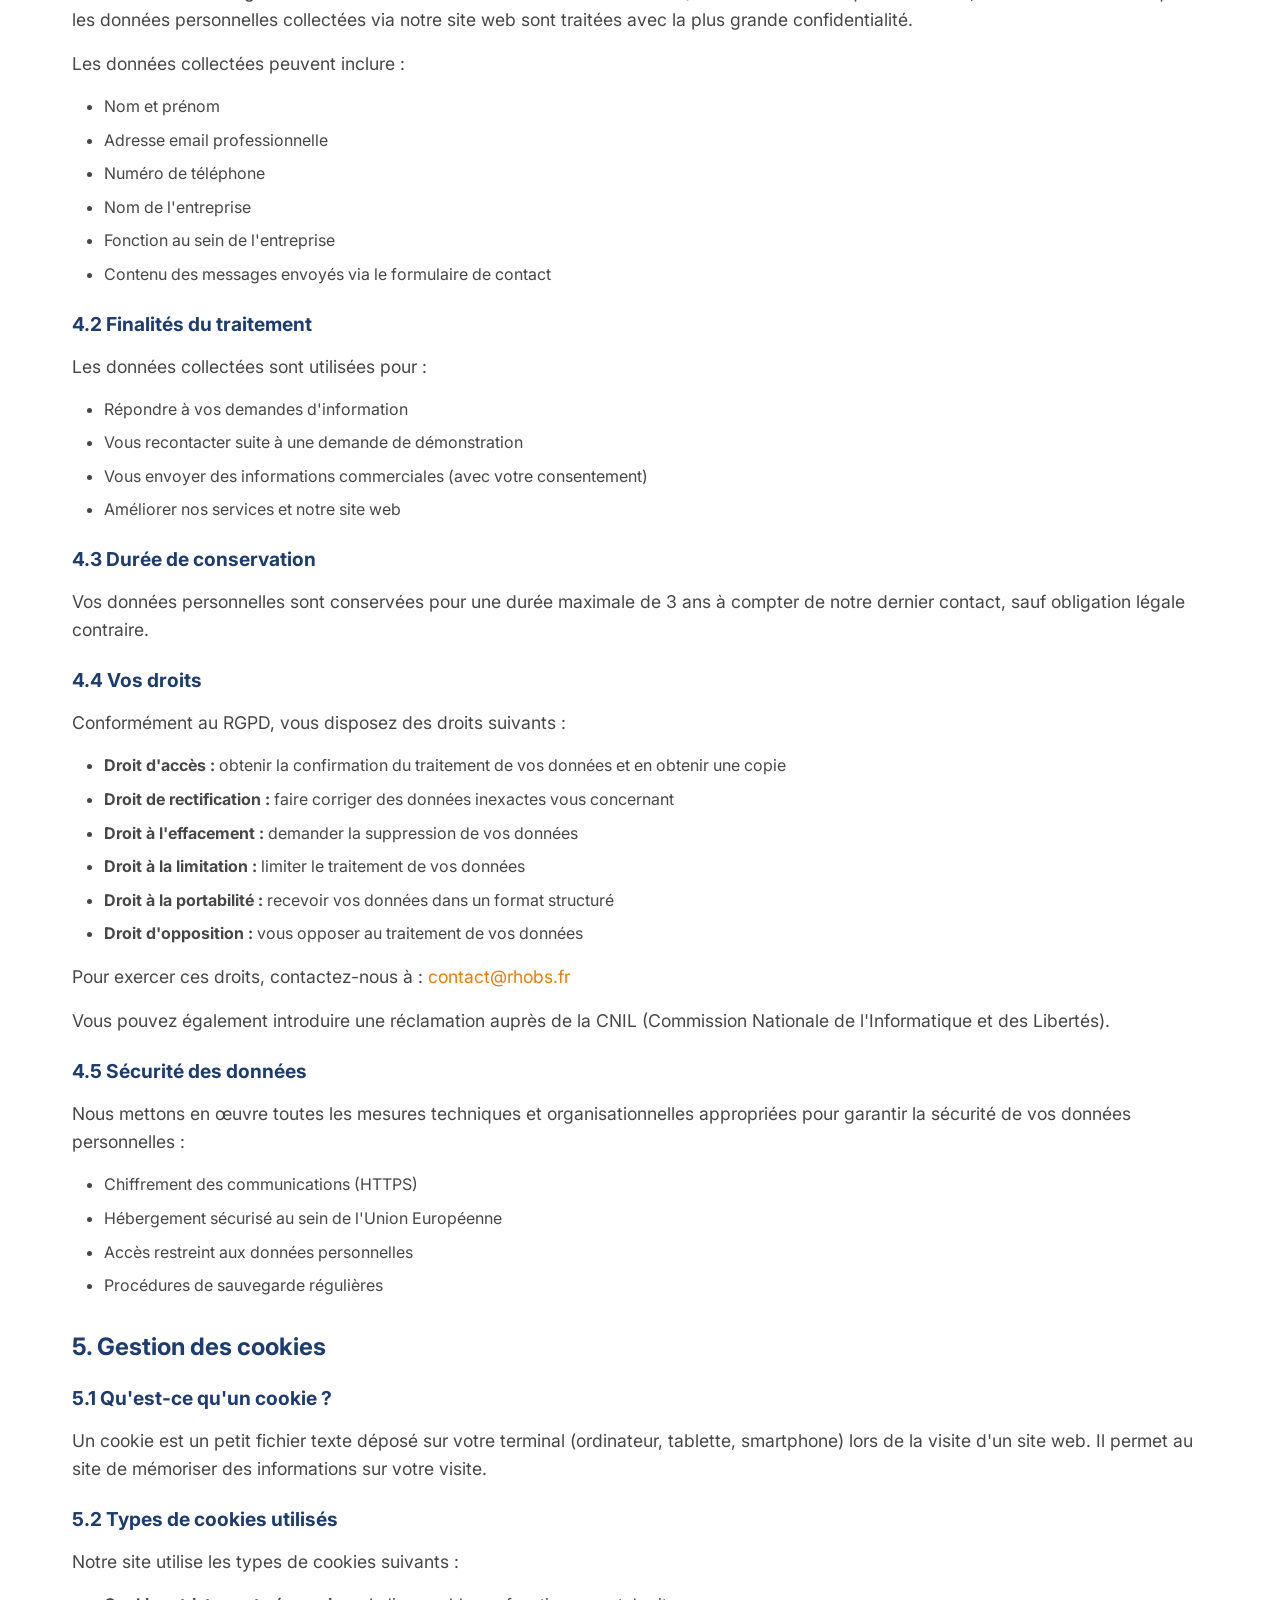
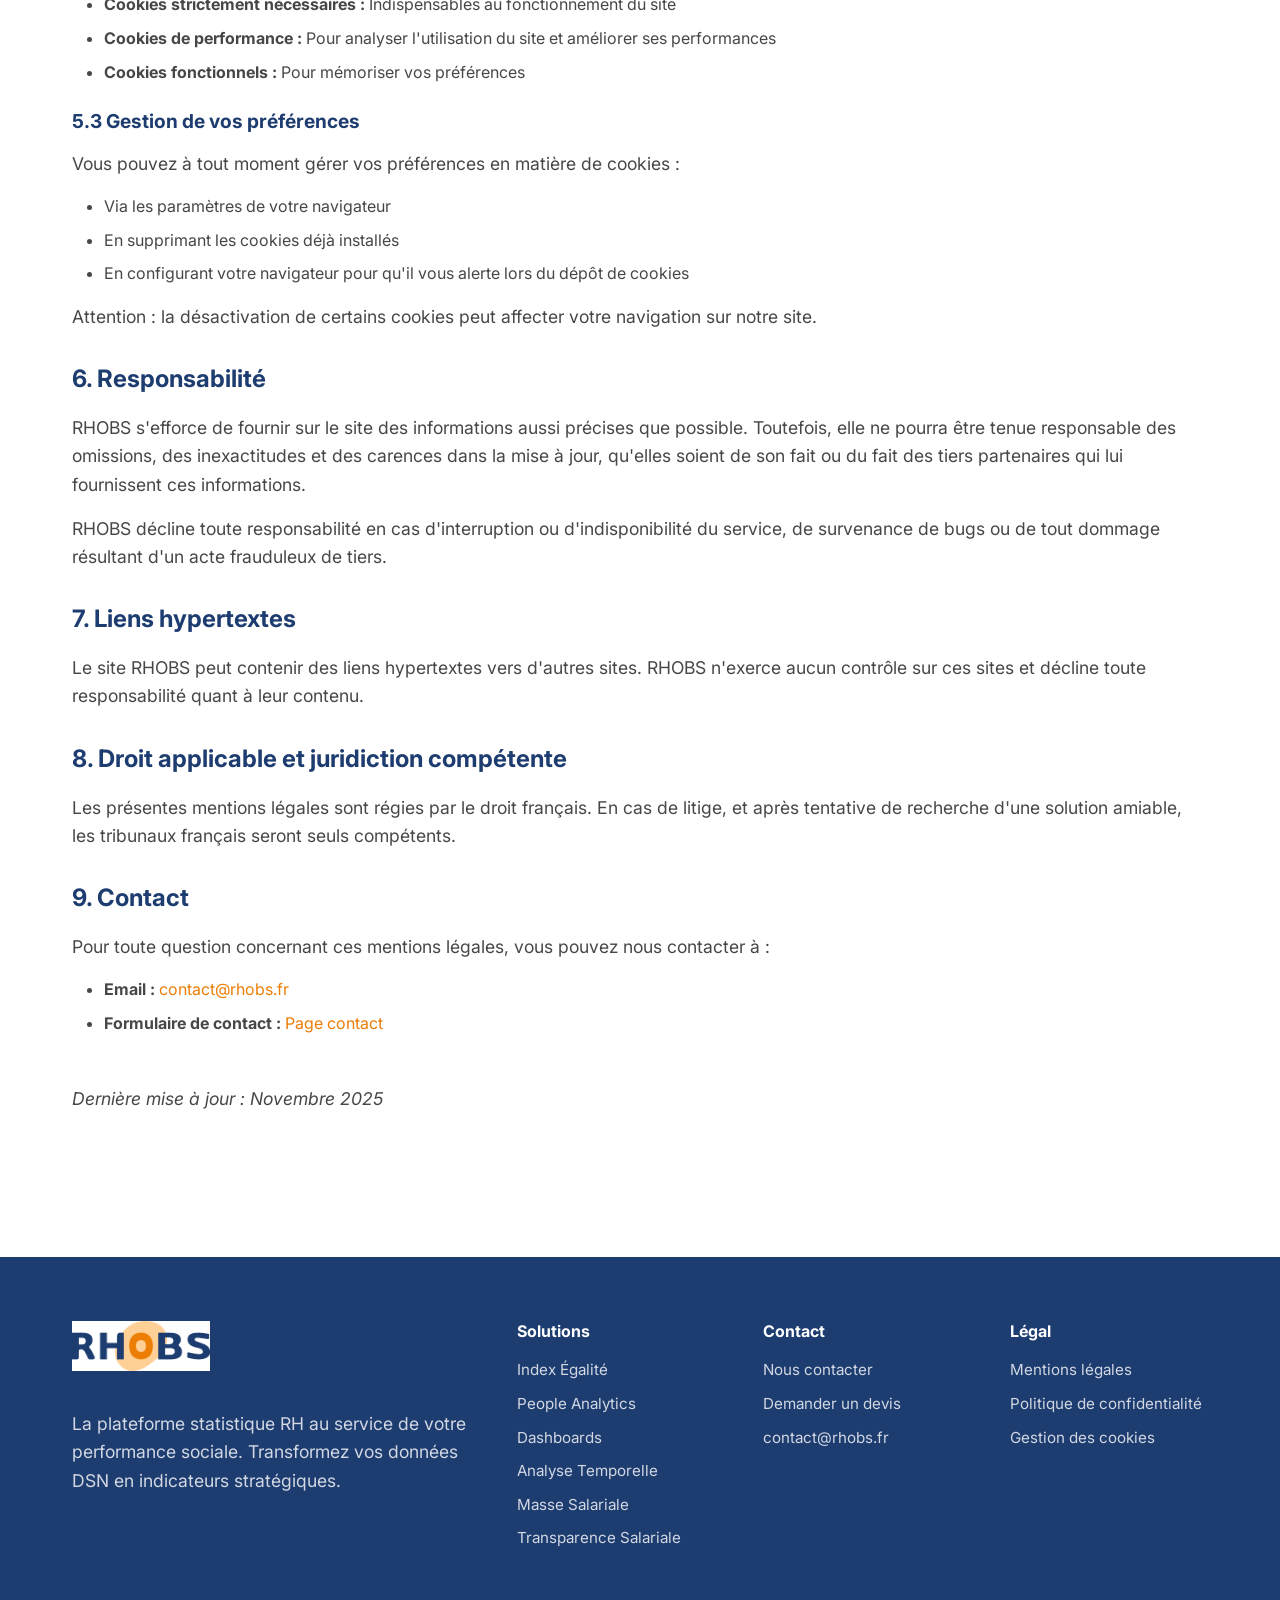
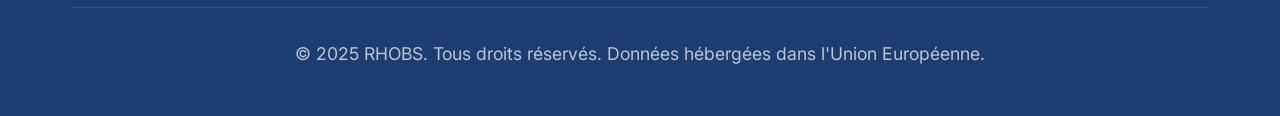
<file: mentions-legales.html>
<!DOCTYPE html>
<html lang="fr">
<head>
    <meta charset="UTF-8">
    <meta name="viewport" content="width=device-width, initial-scale=1.0">
    <meta name="description" content="Mentions légales du site RHOBS. Informations sur l'éditeur, l'hébergement, la politique de confidentialité et la gestion des cookies.">
    <meta name="keywords" content="mentions légales RHOBS, politique confidentialité, cookies, RGPD">
    <meta name="author" content="RHOBS">
    <meta name="robots" content="noindex, follow">
    <title>Mentions Légales | RHOBS - Politique de confidentialité et cookies</title>
    <link rel="icon" type="image/png" href="images/logo-rhobs.png">
    <link rel="canonical" href="https://rhobs.fr/mentions-legales.html">
    <link rel="preconnect" href="https://fonts.googleapis.com">
    <link rel="preconnect" href="https://fonts.gstatic.com" crossorigin>
    <link href="https://fonts.googleapis.com/css2?family=Inter:wght@400;500;600;700;800&display=swap" rel="stylesheet">
    <link rel="stylesheet" href="css/style.css">
</head>
<body>
    <!-- Header -->
    <header class="header">
        <div class="container">
            <div class="header-content">
                <a href="index.html" class="logo">
                    <img src="images/logo-rhobs.png" alt="RHOBS - La plateforme statistique RH au service de votre performance sociale" class="logo-image">
                    <span class="logo-tagline">La plateforme statistique au service<br>de votre performance sociale</span>
                </a>
                <nav class="nav">
                                        <ul class="nav-links">
                        <li><a href="index.html">Accueil</a></li>
                        <li class="dropdown">
                            <a href="#">Solutions</a>
                            <ul class="dropdown-menu">
                                <li><a href="index-egalite.html">Index Égalité</a></li>
                                <li><a href="people-analytics.html">People Analytics</a></li>
                                <li><a href="dashboards.html">Dashboards</a></li>
                                <li><a href="analyse-temporelle.html">Analyse Temporelle</a></li>
                                <li><a href="masse-salariale.html">Masse Salariale</a></li>
                            </ul>
                        </li>
                        <li><a href="transparence-salariale.html">Transparence Salariale</a></li>
                        <li><a href="devis.html">Devis</a></li>
                        <li><a href="contact.html">Contact</a></li>
                    </ul>
                    <button class="mobile-menu-btn" aria-label="Menu mobile">
                        <span></span>
                        <span></span>
                        <span></span>
                    </button>
                </nav>
            </div>
        </div>
    </header>

    <!-- Page Header -->
    <section class="page-header">
        <div class="container">
            <h1>Mentions légales</h1>
            <p>Informations légales concernant le site RHOBS</p>
        </div>
    </section>

    <!-- Legal Content -->
    <section class="section">
        <div class="container">
            <div class="legal-content">
                <h2>1. Informations sur l'éditeur</h2>
                <p>Le site rhobs.fr est édité par :</p>
                <ul>
                    <li><strong>Raison sociale :</strong> RHOBS</li>
                    <li><strong>Forme juridique :</strong> SAS</li>
                    <li><strong>Capital social :</strong> 10 000 €</li>
                    <li><strong>Siège social :</strong> 36 rue Marguerite de Rochechouart 75009 Paris</li>
                    <li><strong>SIRET :</strong> 87965613000017</li>
                    <li><strong>RCS :</strong> Paris</li>
                    <li><strong>N° TVA intracommunautaire :</strong> FR79879656130</li>
                    <li><strong>Email :</strong> contact@rhobs.fr</li>
                    <li><strong>Directeur de la publication :</strong> Youssef Yacoubi</li>
                </ul>

                <h2>2. Hébergement</h2>
                <p>Le site est hébergé par :</p>
                <ul>
                    <li><strong>Hébergeur :</strong> Amazon Web Services EMEA SARL</li>
                    <li><strong>Adresse :</strong> 38 Avenue John F. Kennedy, L-1855, Luxembourg</li>
                    <li><strong>Téléphone :</strong> +35226733300</li>
                </ul>
                <p><strong>Important :</strong> Les données clients sont stockées au sein de l'Union Européenne, conformément aux exigences du RGPD.</p>

                <h2>3. Propriété intellectuelle</h2>
                <p>L'ensemble des contenus présents sur le site RHOBS (textes, images, graphismes, logo, icônes, sons, logiciels, etc.) sont protégés par les lois françaises et internationales relatives à la propriété intellectuelle.</p>
                <p>Toute reproduction, représentation, modification, publication, adaptation de tout ou partie des éléments du site, quel que soit le moyen ou le procédé utilisé, est interdite, sauf autorisation écrite préalable de RHOBS.</p>
                <p>Toute exploitation non autorisée du site ou de l'un quelconque des éléments qu'il contient sera considérée comme constitutive d'une contrefaçon et poursuivie conformément aux dispositions des articles L.335-2 et suivants du Code de Propriété Intellectuelle.</p>

                <h2 id="confidentialite">4. Politique de confidentialité</h2>

                <h3>4.1 Collecte des données personnelles</h3>
                <p>Conformément au Règlement Général sur la Protection des Données (RGPD) et à la loi Informatique et Libertés, nous vous informons que les données personnelles collectées via notre site web sont traitées avec la plus grande confidentialité.</p>
                <p>Les données collectées peuvent inclure :</p>
                <ul>
                    <li>Nom et prénom</li>
                    <li>Adresse email professionnelle</li>
                    <li>Numéro de téléphone</li>
                    <li>Nom de l'entreprise</li>
                    <li>Fonction au sein de l'entreprise</li>
                    <li>Contenu des messages envoyés via le formulaire de contact</li>
                </ul>

                <h3>4.2 Finalités du traitement</h3>
                <p>Les données collectées sont utilisées pour :</p>
                <ul>
                    <li>Répondre à vos demandes d'information</li>
                    <li>Vous recontacter suite à une demande de démonstration</li>
                    <li>Vous envoyer des informations commerciales (avec votre consentement)</li>
                    <li>Améliorer nos services et notre site web</li>
                </ul>

                <h3>4.3 Durée de conservation</h3>
                <p>Vos données personnelles sont conservées pour une durée maximale de 3 ans à compter de notre dernier contact, sauf obligation légale contraire.</p>

                <h3>4.4 Vos droits</h3>
                <p>Conformément au RGPD, vous disposez des droits suivants :</p>
                <ul>
                    <li><strong>Droit d'accès :</strong> obtenir la confirmation du traitement de vos données et en obtenir une copie</li>
                    <li><strong>Droit de rectification :</strong> faire corriger des données inexactes vous concernant</li>
                    <li><strong>Droit à l'effacement :</strong> demander la suppression de vos données</li>
                    <li><strong>Droit à la limitation :</strong> limiter le traitement de vos données</li>
                    <li><strong>Droit à la portabilité :</strong> recevoir vos données dans un format structuré</li>
                    <li><strong>Droit d'opposition :</strong> vous opposer au traitement de vos données</li>
                </ul>
                <p>Pour exercer ces droits, contactez-nous à : <a href="mailto:contact@rhobs.fr">contact@rhobs.fr</a></p>
                <p>Vous pouvez également introduire une réclamation auprès de la CNIL (Commission Nationale de l'Informatique et des Libertés).</p>

                <h3>4.5 Sécurité des données</h3>
                <p>Nous mettons en œuvre toutes les mesures techniques et organisationnelles appropriées pour garantir la sécurité de vos données personnelles :</p>
                <ul>
                    <li>Chiffrement des communications (HTTPS)</li>
                    <li>Hébergement sécurisé au sein de l'Union Européenne</li>
                    <li>Accès restreint aux données personnelles</li>
                    <li>Procédures de sauvegarde régulières</li>
                </ul>

                <h2 id="cookies">5. Gestion des cookies</h2>

                <h3>5.1 Qu'est-ce qu'un cookie ?</h3>
                <p>Un cookie est un petit fichier texte déposé sur votre terminal (ordinateur, tablette, smartphone) lors de la visite d'un site web. Il permet au site de mémoriser des informations sur votre visite.</p>

                <h3>5.2 Types de cookies utilisés</h3>
                <p>Notre site utilise les types de cookies suivants :</p>
                <ul>
                    <li><strong>Cookies strictement nécessaires :</strong> Indispensables au fonctionnement du site</li>
                    <li><strong>Cookies de performance :</strong> Pour analyser l'utilisation du site et améliorer ses performances</li>
                    <li><strong>Cookies fonctionnels :</strong> Pour mémoriser vos préférences</li>
                </ul>

                <h3>5.3 Gestion de vos préférences</h3>
                <p>Vous pouvez à tout moment gérer vos préférences en matière de cookies :</p>
                <ul>
                    <li>Via les paramètres de votre navigateur</li>
                    <li>En supprimant les cookies déjà installés</li>
                    <li>En configurant votre navigateur pour qu'il vous alerte lors du dépôt de cookies</li>
                </ul>
                <p>Attention : la désactivation de certains cookies peut affecter votre navigation sur notre site.</p>

                <h2>6. Responsabilité</h2>
                <p>RHOBS s'efforce de fournir sur le site des informations aussi précises que possible. Toutefois, elle ne pourra être tenue responsable des omissions, des inexactitudes et des carences dans la mise à jour, qu'elles soient de son fait ou du fait des tiers partenaires qui lui fournissent ces informations.</p>
                <p>RHOBS décline toute responsabilité en cas d'interruption ou d'indisponibilité du service, de survenance de bugs ou de tout dommage résultant d'un acte frauduleux de tiers.</p>

                <h2>7. Liens hypertextes</h2>
                <p>Le site RHOBS peut contenir des liens hypertextes vers d'autres sites. RHOBS n'exerce aucun contrôle sur ces sites et décline toute responsabilité quant à leur contenu.</p>

                <h2>8. Droit applicable et juridiction compétente</h2>
                <p>Les présentes mentions légales sont régies par le droit français. En cas de litige, et après tentative de recherche d'une solution amiable, les tribunaux français seront seuls compétents.</p>

                <h2>9. Contact</h2>
                <p>Pour toute question concernant ces mentions légales, vous pouvez nous contacter à :</p>
                <ul>
                    <li><strong>Email :</strong> <a href="mailto:contact@rhobs.fr">contact@rhobs.fr</a></li>
                    <li><strong>Formulaire de contact :</strong> <a href="contact.html">Page contact</a></li>
                </ul>

                <p class="mt-3"><em>Dernière mise à jour : Novembre 2025</em></p>
            </div>
        </div>
    </section>

    <!-- Footer -->
    <footer class="footer">
        <div class="container">
            <div class="footer-content">
                <div class="footer-brand">
                    <img src="images/logo-rhobs.png" alt="RHOBS" class="footer-logo">
                    <p>La plateforme statistique RH au service de votre performance sociale. Transformez vos données DSN en indicateurs stratégiques.</p>
                </div>
                <div class="footer-links">
                    <h4>Solutions</h4>
                    <ul>
                        <li><a href="index-egalite.html">Index Égalité</a></li>
                        <li><a href="people-analytics.html">People Analytics</a></li>
                        <li><a href="dashboards.html">Dashboards</a></li>
                        <li><a href="analyse-temporelle.html">Analyse Temporelle</a></li>
                        <li><a href="masse-salariale.html">Masse Salariale</a></li>
                        <li><a href="transparence-salariale.html">Transparence Salariale</a></li>
                    </ul>
                </div>
                <div class="footer-links">
                    <h4>Contact</h4>
                    <ul>
                        <li><a href="contact.html">Nous contacter</a></li>
                        <li><a href="devis.html">Demander un devis</a></li>
                        <li><a href="mailto:contact@rhobs.fr">contact@rhobs.fr</a></li>
                    </ul>
                </div>
                <div class="footer-links">
                    <h4>Légal</h4>
                    <ul>
                        <li><a href="mentions-legales.html">Mentions légales</a></li>
                        <li><a href="mentions-legales.html#confidentialite">Politique de confidentialité</a></li>
                        <li><a href="mentions-legales.html#cookies">Gestion des cookies</a></li>
                    </ul>
                </div>
            </div>
            <div class="footer-bottom">
                <p>&copy; 2025 RHOBS. Tous droits réservés. Données hébergées dans l'Union Européenne.</p>
            </div>
        </div>
    </footer>

    <!-- Scripts -->
    <script src="js/main.js"></script>
</body>
</html>
</file>
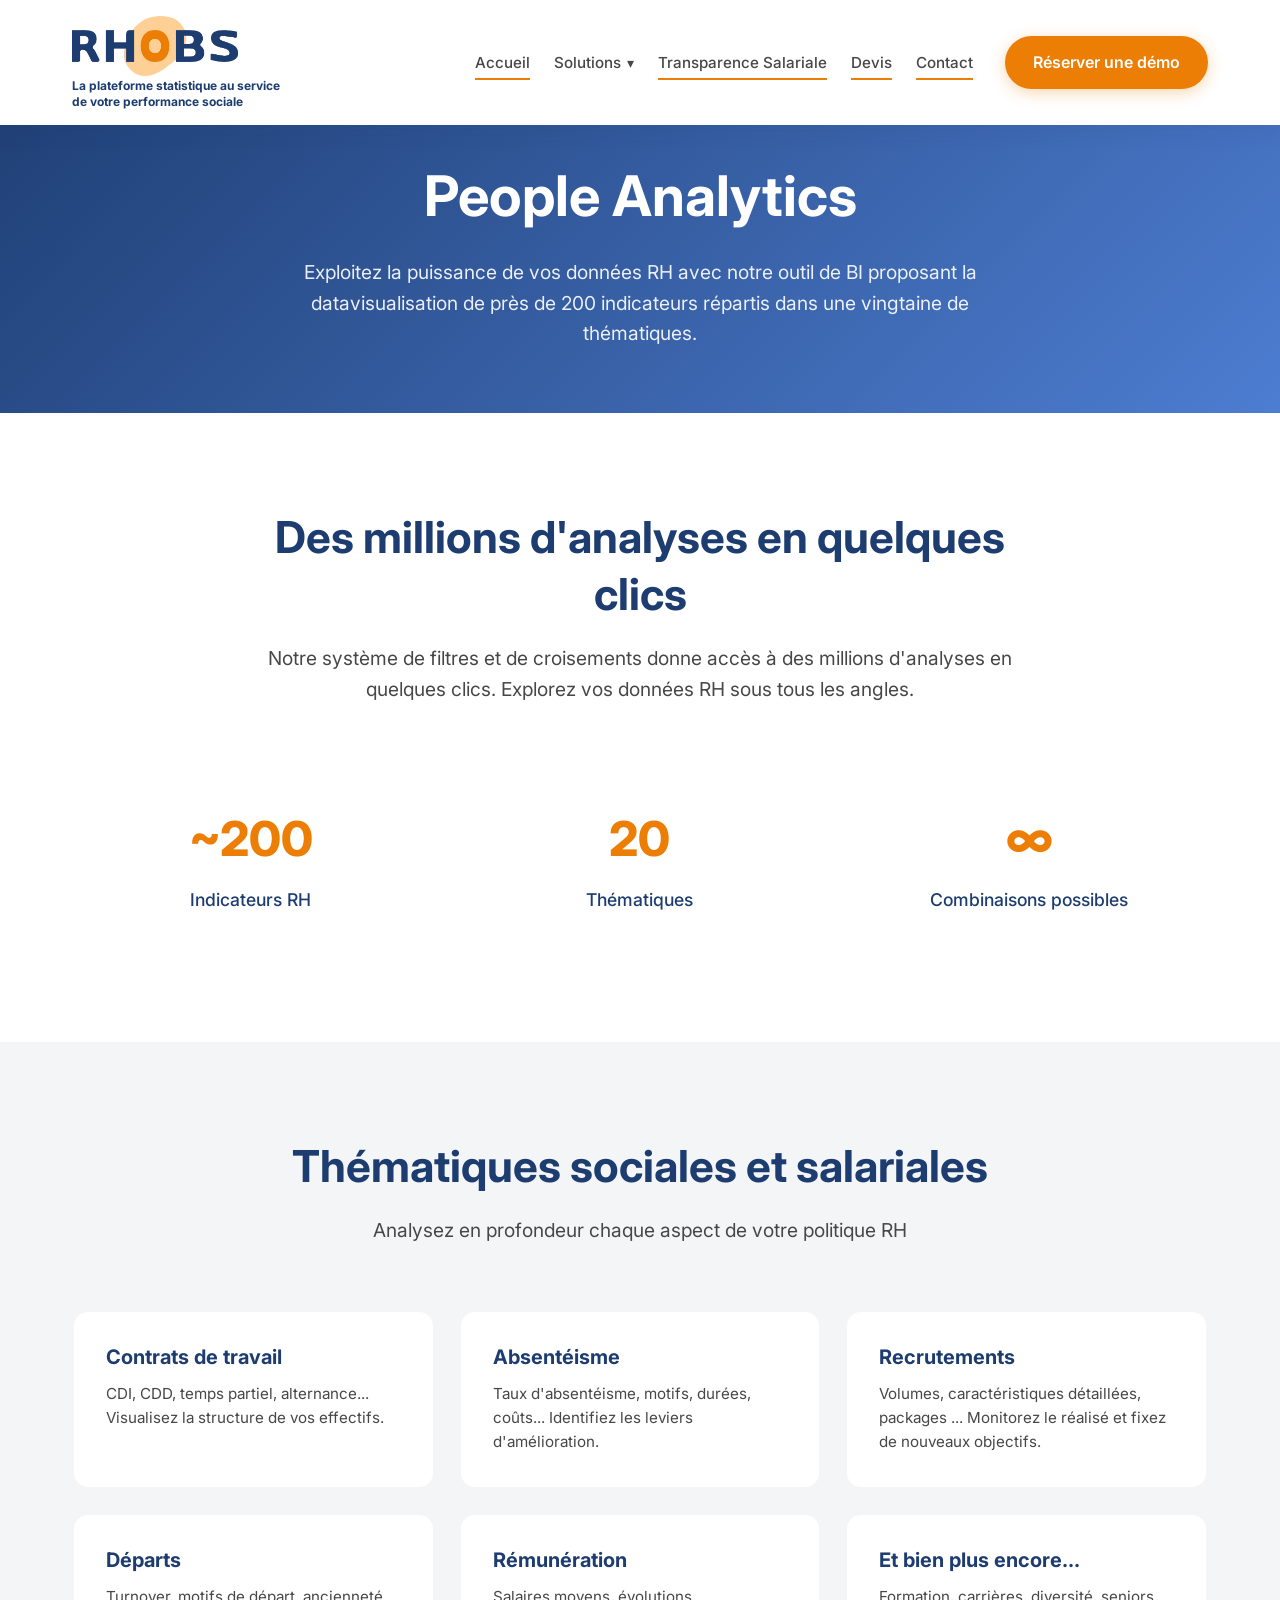
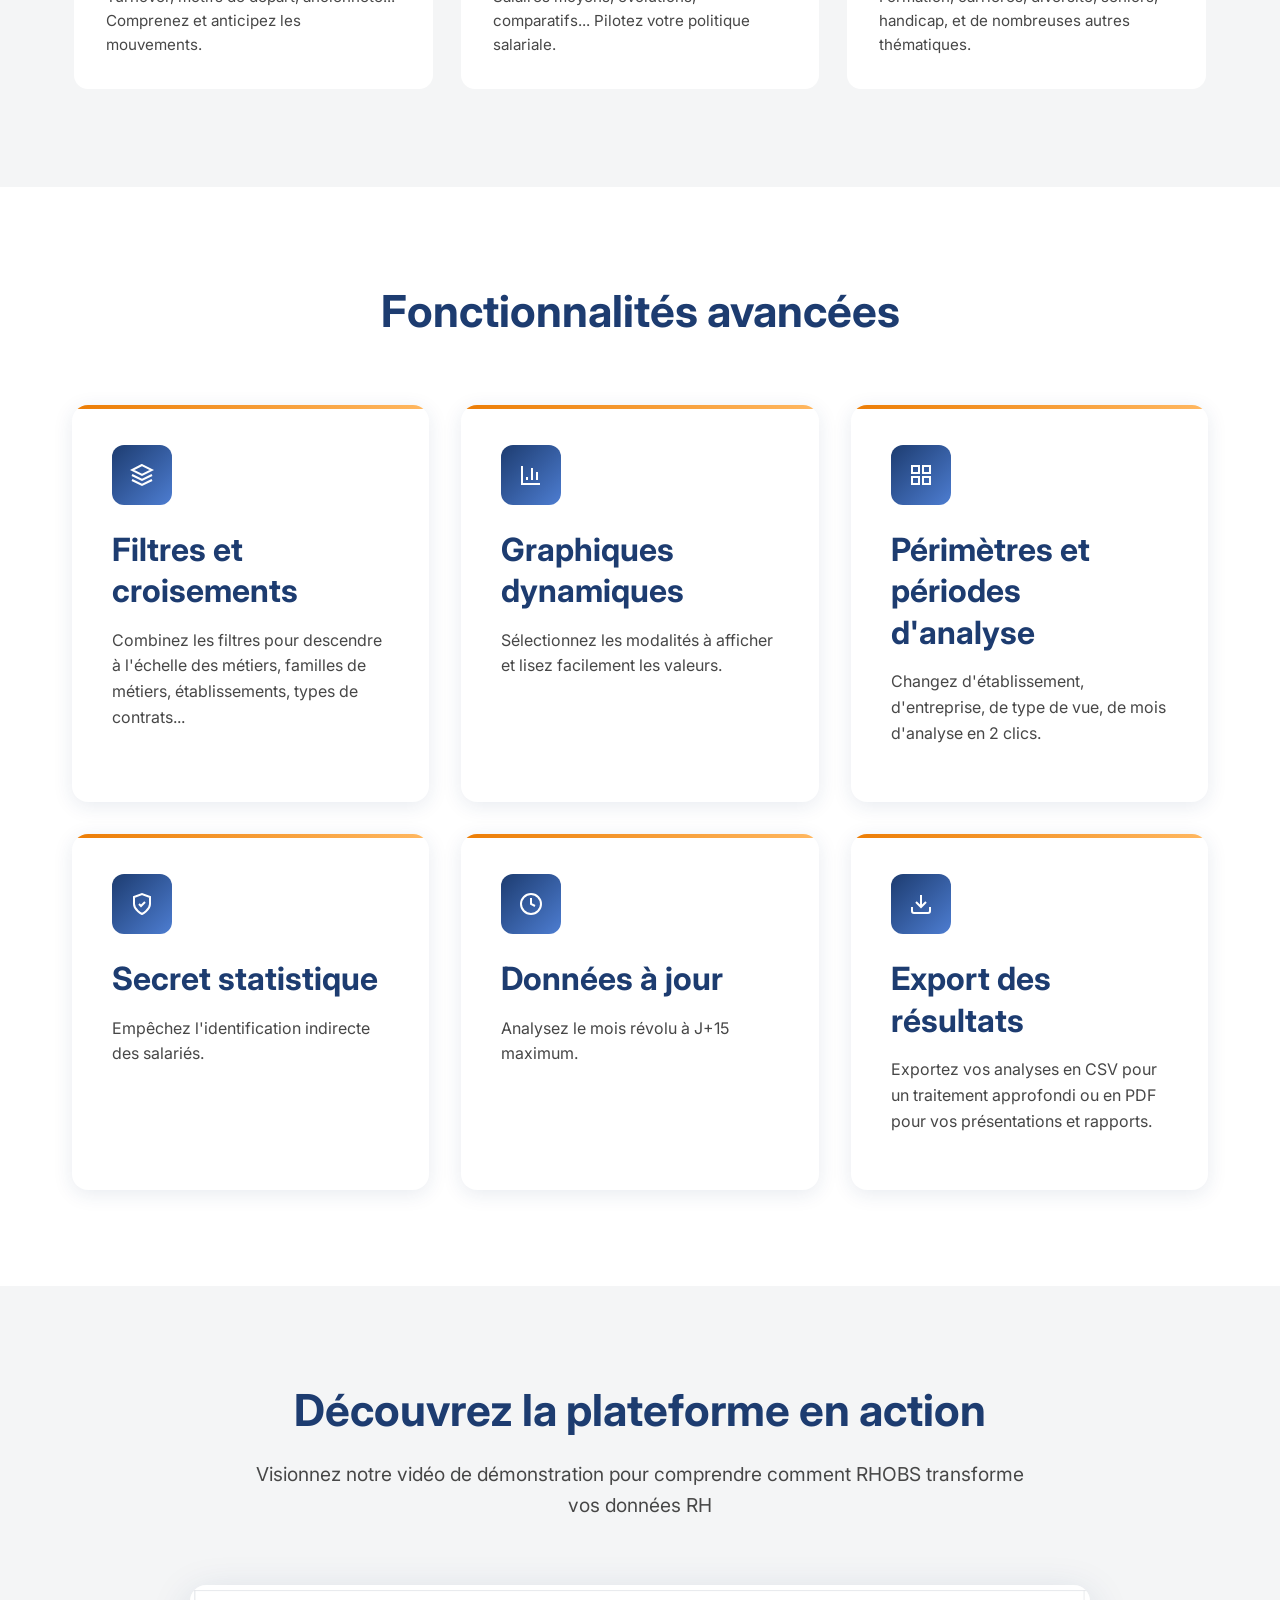
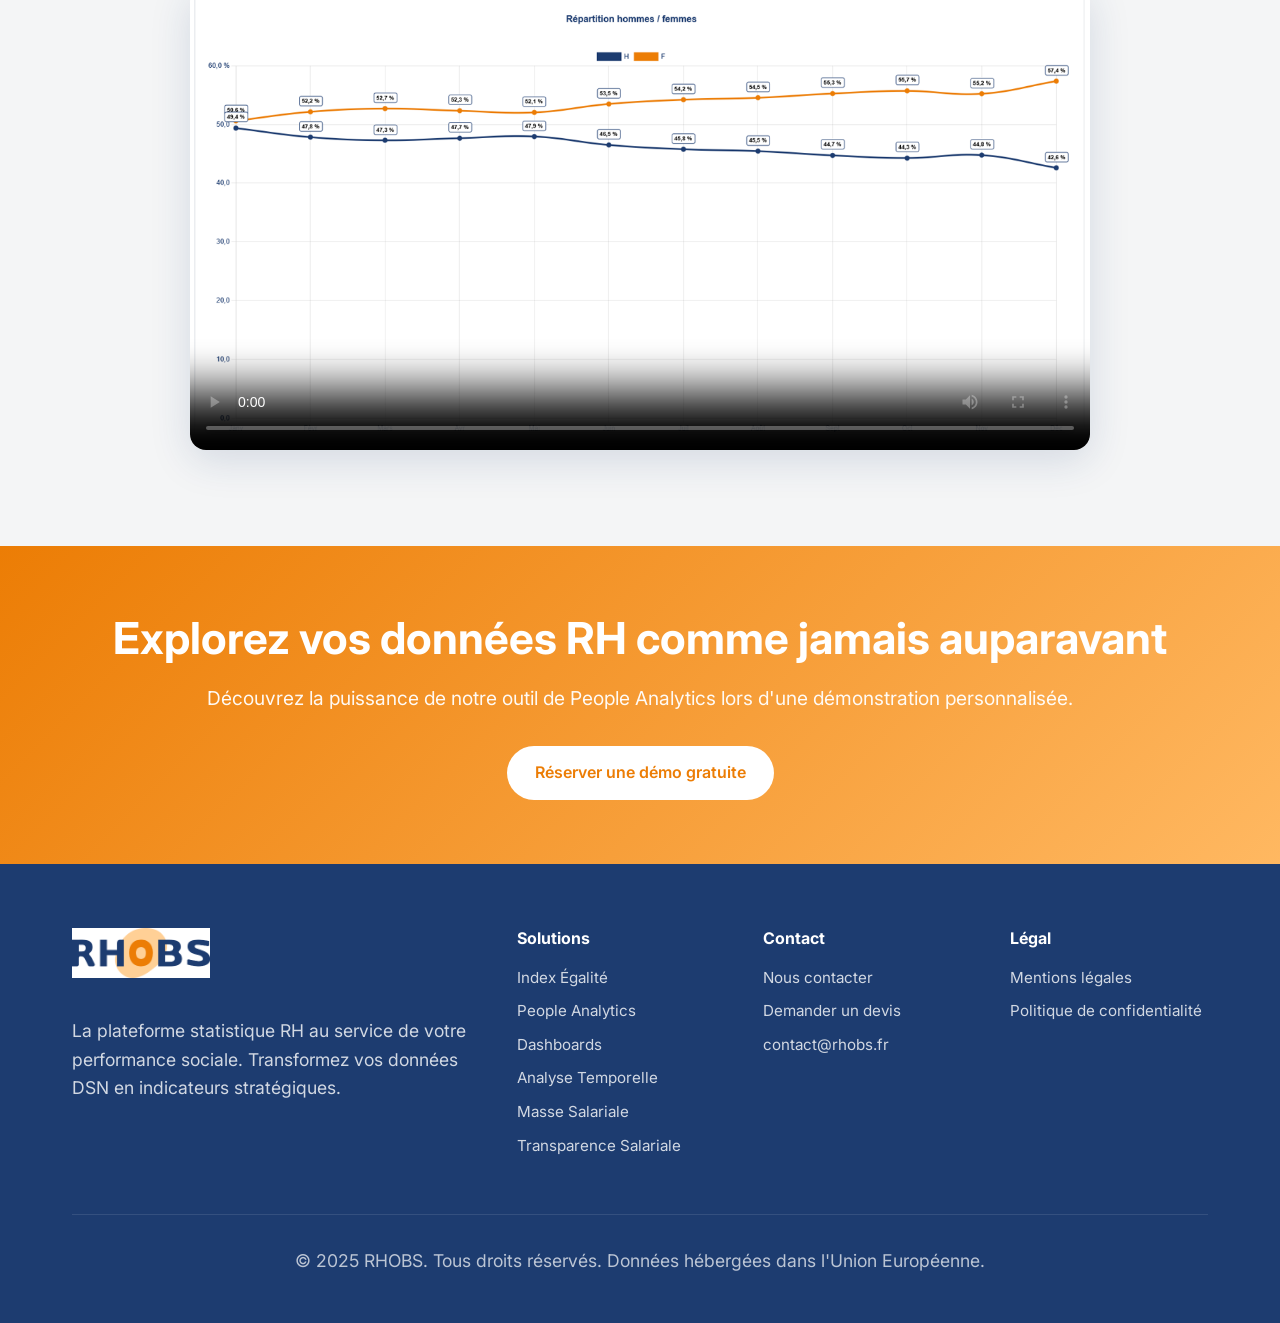
<file: people-analytics.html>
<!DOCTYPE html>
<html lang="fr">
<head>
    <meta charset="UTF-8">
    <meta name="viewport" content="width=device-width, initial-scale=1.0">
    <meta name="description" content="People Analytics RHOBS : datavisualisation de près de 200 indicateurs RH. Filtres avancés, croisements, tableaux de bord personnalisés et exports.">
    <meta name="keywords" content="people analytics, indicateurs RH, datavisualisation RH, tableaux de bord RH, absentéisme, recrutement, rémunération">
    <meta name="author" content="RHOBS">
    <meta name="robots" content="index, follow">
    <meta property="og:title" content="People Analytics - RHOBS">
    <meta property="og:description" content="200 indicateurs RH, millions d'analyses possibles. Filtres et croisements pour des décisions éclairées.">
    <title>People Analytics | RHOBS - 200 indicateurs RH et datavisualisation</title>
    <link rel="icon" type="image/png" href="images/logo-rhobs.png">
    <link rel="canonical" href="https://rhobs.fr/people-analytics.html">
    <link rel="preconnect" href="https://fonts.googleapis.com">
    <link rel="preconnect" href="https://fonts.gstatic.com" crossorigin>
    <link href="https://fonts.googleapis.com/css2?family=Inter:wght@400;500;600;700;800&display=swap" rel="stylesheet">
    <link href="https://calendar.google.com/calendar/scheduling-button-script.css" rel="stylesheet">
    <link rel="stylesheet" href="css/style.css">
</head>
<body>
    <!-- Header -->
    <header class="header">
        <div class="container">
            <div class="header-content">
                <a href="index.html" class="logo">
                    <img src="images/logo-rhobs.png" alt="RHOBS - La plateforme statistique RH au service de votre performance sociale" class="logo-image">
                    <span class="logo-tagline">La plateforme statistique au service<br>de votre performance sociale</span>
                </a>
                <nav class="nav">
                                        <ul class="nav-links">
                        <li><a href="index.html">Accueil</a></li>
                        <li class="dropdown">
                            <a href="#">Solutions</a>
                            <ul class="dropdown-menu">
                                <li><a href="index-egalite.html">Index Égalité</a></li>
                                <li><a href="people-analytics.html" class="active">People Analytics</a></li>
                                <li><a href="dashboards.html">Dashboards</a></li>
                                <li><a href="analyse-temporelle.html">Analyse Temporelle</a></li>
                                <li><a href="masse-salariale.html">Masse Salariale</a></li>
                            </ul>
                        </li>
                        <li><a href="transparence-salariale.html">Transparence Salariale</a></li>
                        <li><a href="devis.html">Devis</a></li>
                        <li><a href="contact.html">Contact</a></li>
                    </ul>
                    <a href="#" onclick="openCalendly(); return false;" class="btn btn-primary">Réserver une démo</a>
                    <button class="mobile-menu-btn" aria-label="Menu mobile">
                        <span></span>
                        <span></span>
                        <span></span>
                    </button>
                </nav>
            </div>
        </div>
    </header>

    <!-- Page Header -->
    <section class="page-header">
        <div class="container">
            <h1>People Analytics</h1>
            <p>Exploitez la puissance de vos données RH avec notre outil de BI proposant la datavisualisation de près de 200 indicateurs répartis dans une vingtaine de thématiques.</p>
        </div>
    </section>

    <!-- Main Content -->
    <section class="section">
        <div class="container">
            <div class="section-header">
                <h2>Des millions d'analyses en quelques clics</h2>
                <p>Notre système de filtres et de croisements donne accès à des millions d'analyses en quelques clics. Explorez vos données RH sous tous les angles.</p>
            </div>

            <div class="stats-grid">
                <div class="stat-item">
                    <div class="stat-number">~200</div>
                    <div class="stat-label">Indicateurs RH</div>
                </div>
                <div class="stat-item">
                    <div class="stat-number">20</div>
                    <div class="stat-label">Thématiques</div>
                </div>
                <div class="stat-item">
                    <div class="stat-number">∞</div>
                    <div class="stat-label">Combinaisons possibles</div>
                </div>
            </div>
        </div>
    </section>

    <!-- Thematiques -->
    <section class="section section-alt">
        <div class="container">
            <div class="section-header">
                <h2>Thématiques sociales et salariales</h2>
                <p>Analysez en profondeur chaque aspect de votre politique RH</p>
            </div>
            <div class="info-cards">
                <div class="info-card">
                    <h4>Contrats de travail</h4>
                    <p>CDI, CDD, temps partiel, alternance... Visualisez la structure de vos effectifs.</p>
                </div>
                <div class="info-card">
                    <h4>Absentéisme</h4>
                    <p>Taux d'absentéisme, motifs, durées, coûts... Identifiez les leviers d'amélioration.</p>
                </div>
                <div class="info-card">
                    <h4>Recrutements</h4>
                    <p>Volumes, caractéristiques détaillées, packages ... Monitorez le réalisé et fixez de nouveaux objectifs.</p>
                </div>
                <div class="info-card">
                    <h4>Départs</h4>
                    <p>Turnover, motifs de départ, ancienneté... Comprenez et anticipez les mouvements.</p>
                </div>
                <div class="info-card">
                    <h4>Rémunération</h4>
                    <p>Salaires moyens, évolutions, comparatifs... Pilotez votre politique salariale.</p>
                </div>
                <div class="info-card">
                    <h4>Et bien plus encore...</h4>
                    <p>Formation, carrières, diversité, seniors, handicap, et de nombreuses autres thématiques.</p>
                </div>
            </div>
        </div>
    </section>

    <!-- Features -->
    <section class="section">
        <div class="container">
            <div class="section-header">
                <h2>Fonctionnalités avancées</h2>
            </div>
            <div class="features-grid">
                <div class="feature-card">
                    <div class="feature-icon">
                        <svg width="24" height="24" viewBox="0 0 24 24" fill="none" stroke="currentColor" stroke-width="2">
                            <polygon points="12 2 2 7 12 12 22 7 12 2"/>
                            <polyline points="2 17 12 22 22 17"/>
                            <polyline points="2 12 12 17 22 12"/>
                        </svg>
                    </div>
                    <h3>Filtres et croisements</h3>
                    <p>Combinez les filtres pour descendre à l'échelle des métiers, familles de métiers, établissements, types de contrats...</p>
                </div>
                <div class="feature-card">
                    <div class="feature-icon">
                        <svg width="24" height="24" viewBox="0 0 24 24" fill="none" stroke="currentColor" stroke-width="2">
                            <path d="M3 3v18h18"/>
                            <path d="M18 17V9"/>
                            <path d="M13 17V5"/>
                            <path d="M8 17v-3"/>
                        </svg>
                    </div>
                    <h3>Graphiques dynamiques</h3>
                    <p>Sélectionnez les modalités à afficher et lisez facilement les valeurs.</p>
                </div>
                <div class="feature-card">
                    <div class="feature-icon">
                        <svg width="24" height="24" viewBox="0 0 24 24" fill="none" stroke="currentColor" stroke-width="2">
                            <rect x="3" y="3" width="7" height="7"/>
                            <rect x="14" y="3" width="7" height="7"/>
                            <rect x="14" y="14" width="7" height="7"/>
                            <rect x="3" y="14" width="7" height="7"/>
                        </svg>
                    </div>
                    <h3>Périmètres et périodes d'analyse</h3>
                    <p>Changez d'établissement, d'entreprise, de type de vue, de mois d'analyse en 2 clics.</p>
                </div>
                <div class="feature-card">
                    <div class="feature-icon">
                        <svg width="24" height="24" viewBox="0 0 24 24" fill="none" stroke="currentColor" stroke-width="2">
                            <path d="M12 22s8-4 8-10V5l-8-3-8 3v7c0 6 8 10 8 10z"/>
                            <path d="M9 12l2 2 4-4"/>
                        </svg>
                    </div>
                    <h3>Secret statistique</h3>
                    <p>Empêchez l'identification indirecte des salariés.</p>
                </div>
                <div class="feature-card">
                    <div class="feature-icon">
                        <svg width="24" height="24" viewBox="0 0 24 24" fill="none" stroke="currentColor" stroke-width="2">
                            <circle cx="12" cy="12" r="10"/>
                            <polyline points="12 6 12 12 16 14"/>
                        </svg>
                    </div>
                    <h3>Données à jour</h3>
                    <p>Analysez le mois révolu à J+15 maximum.</p>
                </div>
                <div class="feature-card">
                    <div class="feature-icon">
                        <svg width="24" height="24" viewBox="0 0 24 24" fill="none" stroke="currentColor" stroke-width="2">
                            <path d="M21 15v4a2 2 0 0 1-2 2H5a2 2 0 0 1-2-2v-4"/>
                            <polyline points="7 10 12 15 17 10"/>
                            <line x1="12" y1="15" x2="12" y2="3"/>
                        </svg>
                    </div>
                    <h3>Export des résultats</h3>
                    <p>Exportez vos analyses en CSV pour un traitement approfondi ou en PDF pour vos présentations et rapports.</p>
                </div>
            </div>
        </div>
    </section>

    <!-- Demo Video -->
    <section class="section section-alt">
        <div class="container">
            <div class="section-header">
                <h2>Découvrez la plateforme en action</h2>
                <p>Visionnez notre vidéo de démonstration pour comprendre comment RHOBS transforme vos données RH</p>
            </div>
            <div class="video-container">
                <video controls poster="images/hero-dashboard.png">
                    <source src="images/capture_video_outil_BI_RH.mp4" type="video/mp4">
                    Votre navigateur ne supporte pas la lecture de vidéos HTML5.
                </video>
            </div>
        </div>
    </section>

    <!-- CTA Banner -->
    <section class="cta-banner">
        <div class="container">
            <h2>Explorez vos données RH comme jamais auparavant</h2>
            <p>Découvrez la puissance de notre outil de People Analytics lors d'une démonstration personnalisée.</p>
            <a href="#" onclick="openCalendly(); return false;" class="btn">Réserver une démo gratuite</a>
        </div>
    </section>

    <!-- Footer -->
    <footer class="footer">
        <div class="container">
            <div class="footer-content">
                <div class="footer-brand">
                    <img src="images/logo-rhobs.png" alt="RHOBS" class="footer-logo">
                    <p>La plateforme statistique RH au service de votre performance sociale. Transformez vos données DSN en indicateurs stratégiques.</p>
                </div>
                <div class="footer-links">
                    <h4>Solutions</h4>
                    <ul>
                        <li><a href="index-egalite.html">Index Égalité</a></li>
                        <li><a href="people-analytics.html">People Analytics</a></li>
                        <li><a href="dashboards.html">Dashboards</a></li>
                        <li><a href="analyse-temporelle.html">Analyse Temporelle</a></li>
                        <li><a href="masse-salariale.html">Masse Salariale</a></li>
                        <li><a href="transparence-salariale.html">Transparence Salariale</a></li>
                    </ul>
                </div>
                <div class="footer-links">
                    <h4>Contact</h4>
                    <ul>
                        <li><a href="contact.html">Nous contacter</a></li>
                        <li><a href="devis.html">Demander un devis</a></li>
                        <li><a href="mailto:contact@rhobs.fr">contact@rhobs.fr</a></li>
                    </ul>
                </div>
                <div class="footer-links">
                    <h4>Légal</h4>
                    <ul>
                        <li><a href="mentions-legales.html">Mentions légales</a></li>
                        <li><a href="mentions-legales.html#confidentialite">Politique de confidentialité</a></li>
                    </ul>
                </div>
            </div>
            <div class="footer-bottom">
                <p>&copy; 2025 RHOBS. Tous droits réservés. Données hébergées dans l'Union Européenne.</p>
            </div>
        </div>
    </footer>

    <!-- Scripts -->
    <script src="https://calendar.google.com/calendar/scheduling-button-script.js" type="text/javascript" async></script>
    <script src="js/main.js"></script>
</body>
</html>
</file>
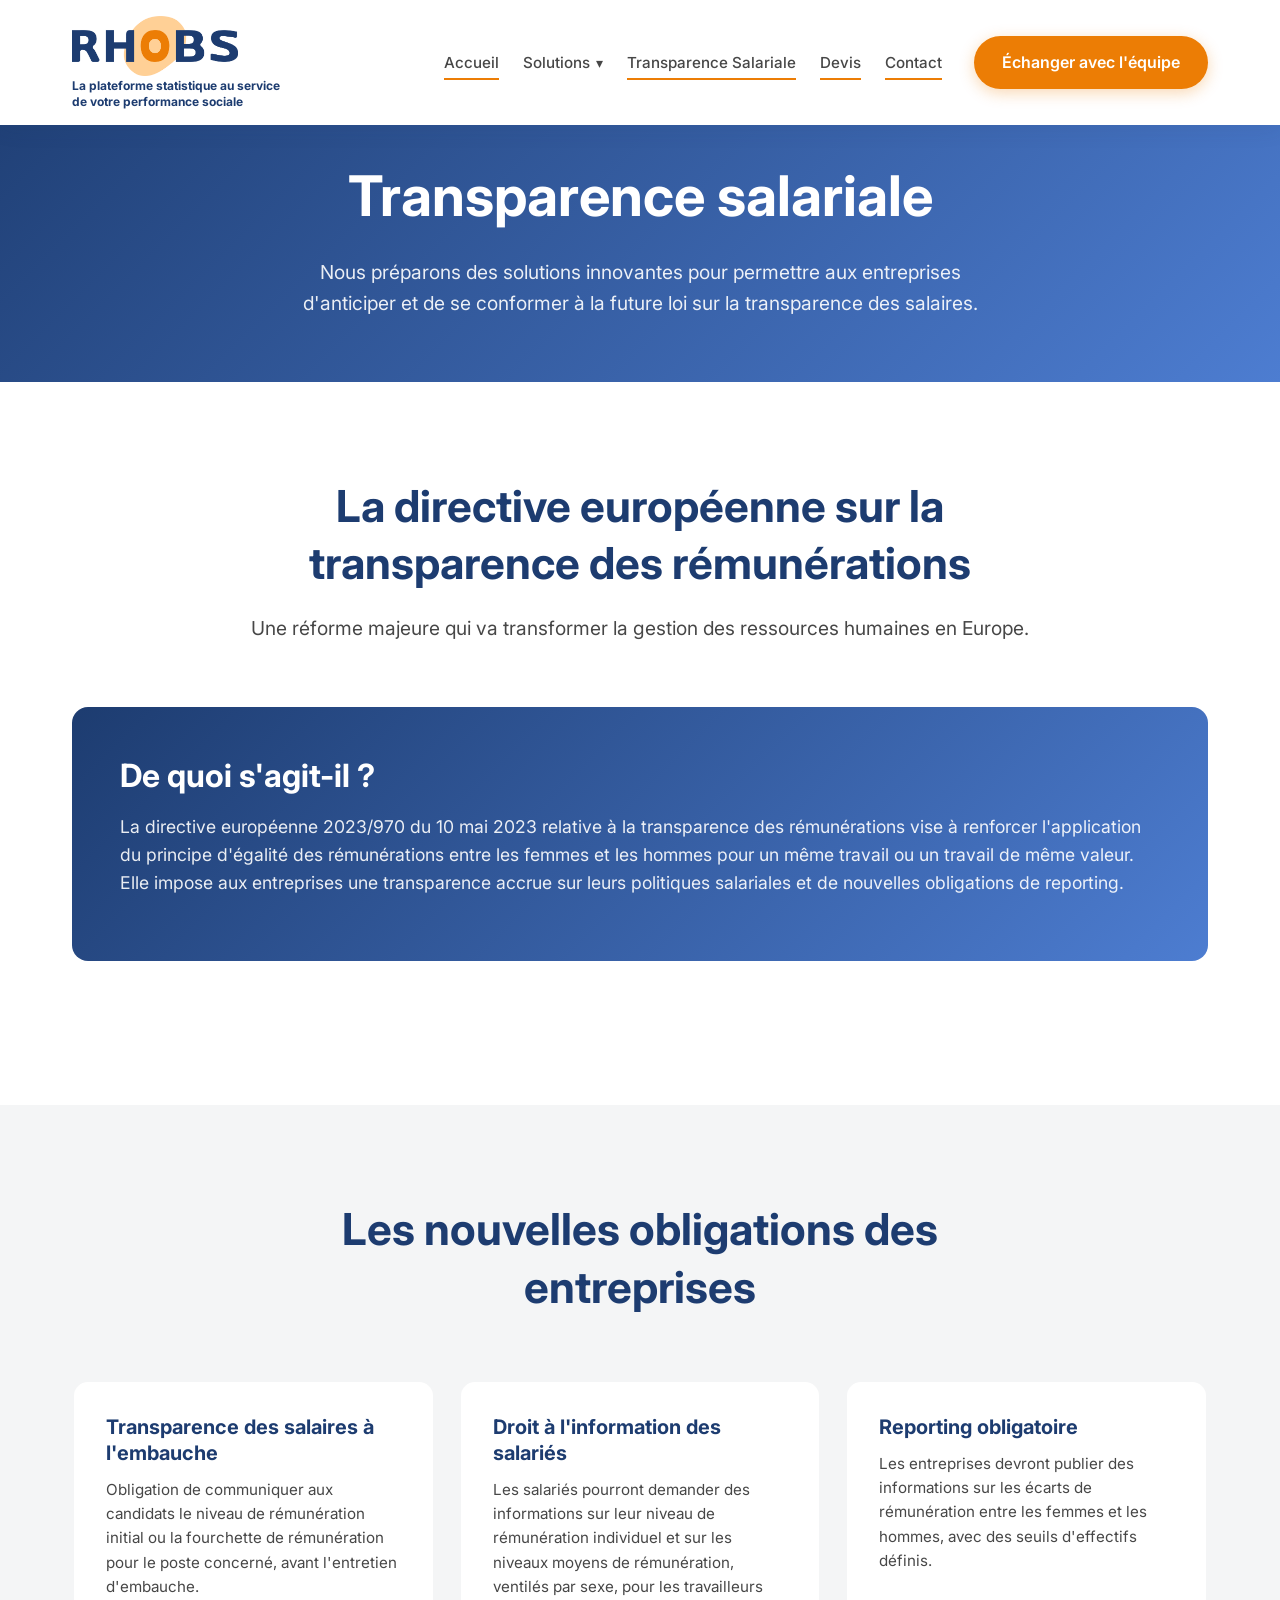
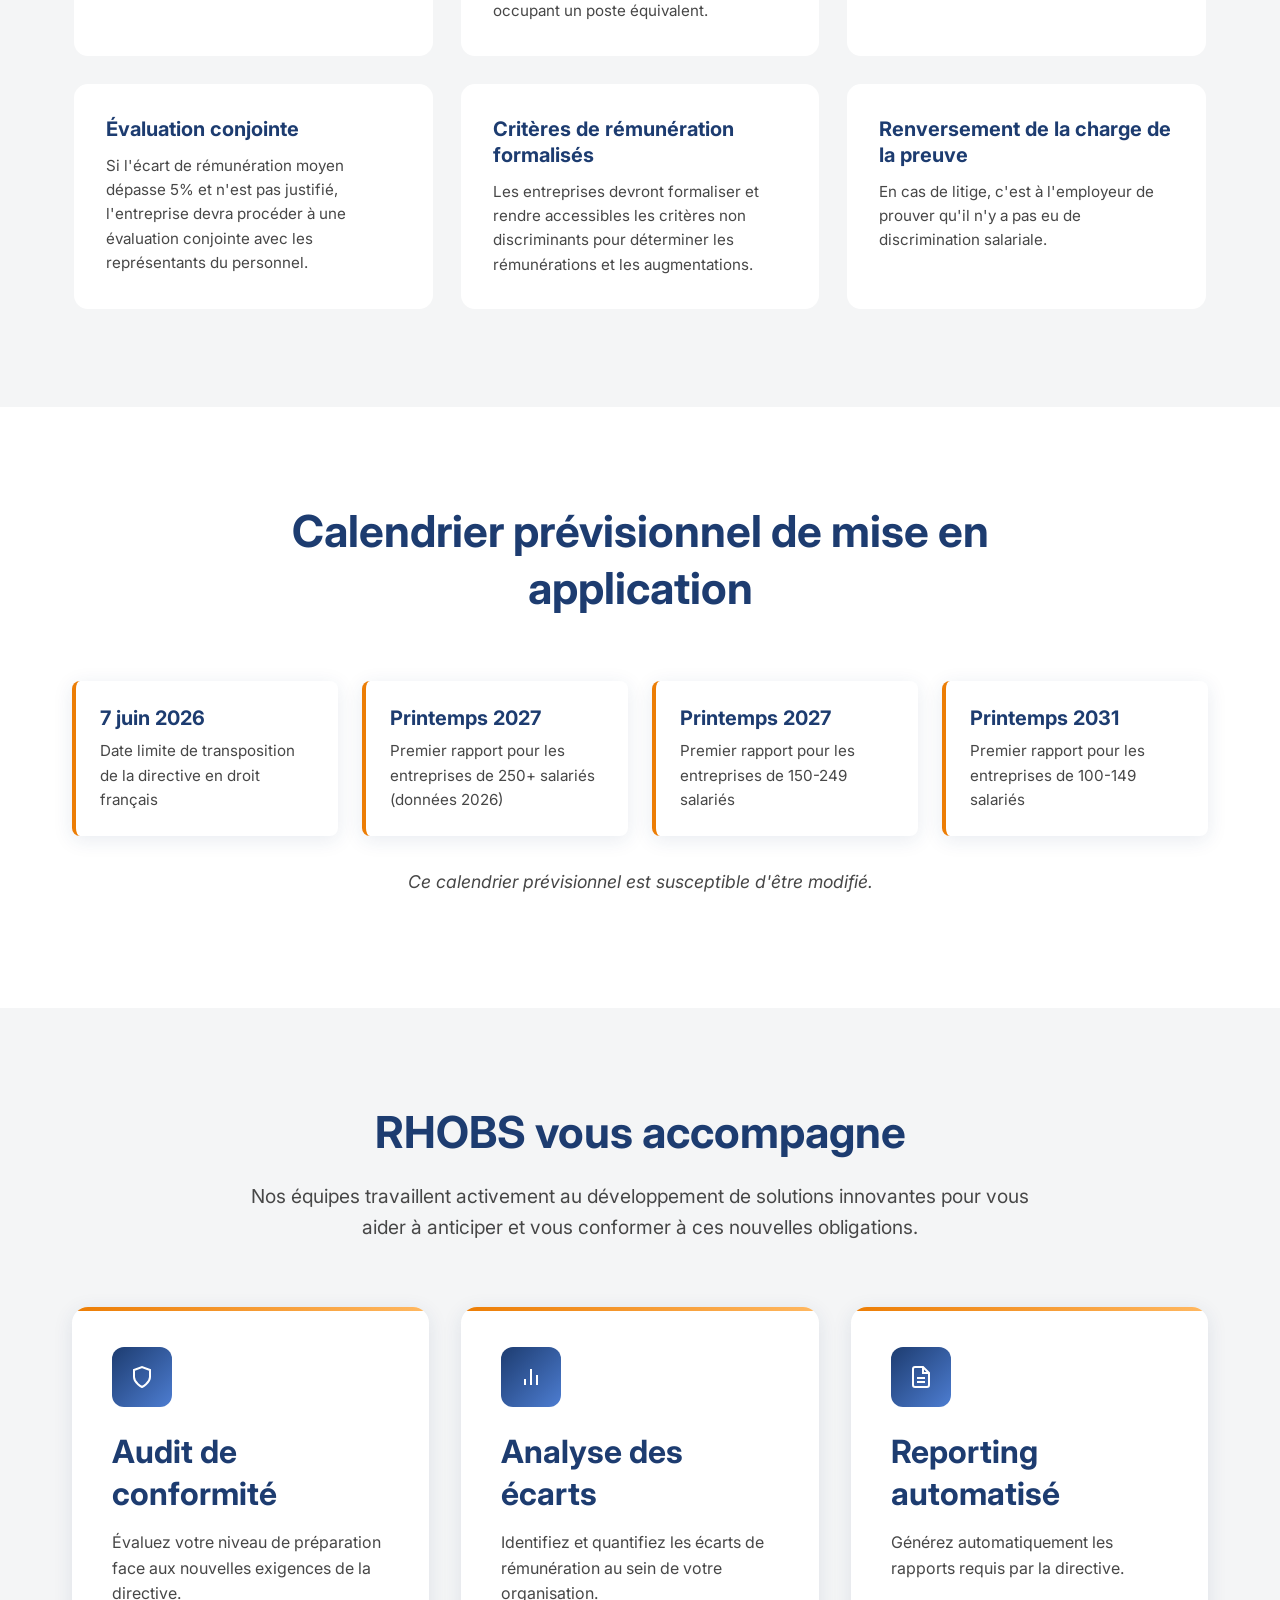
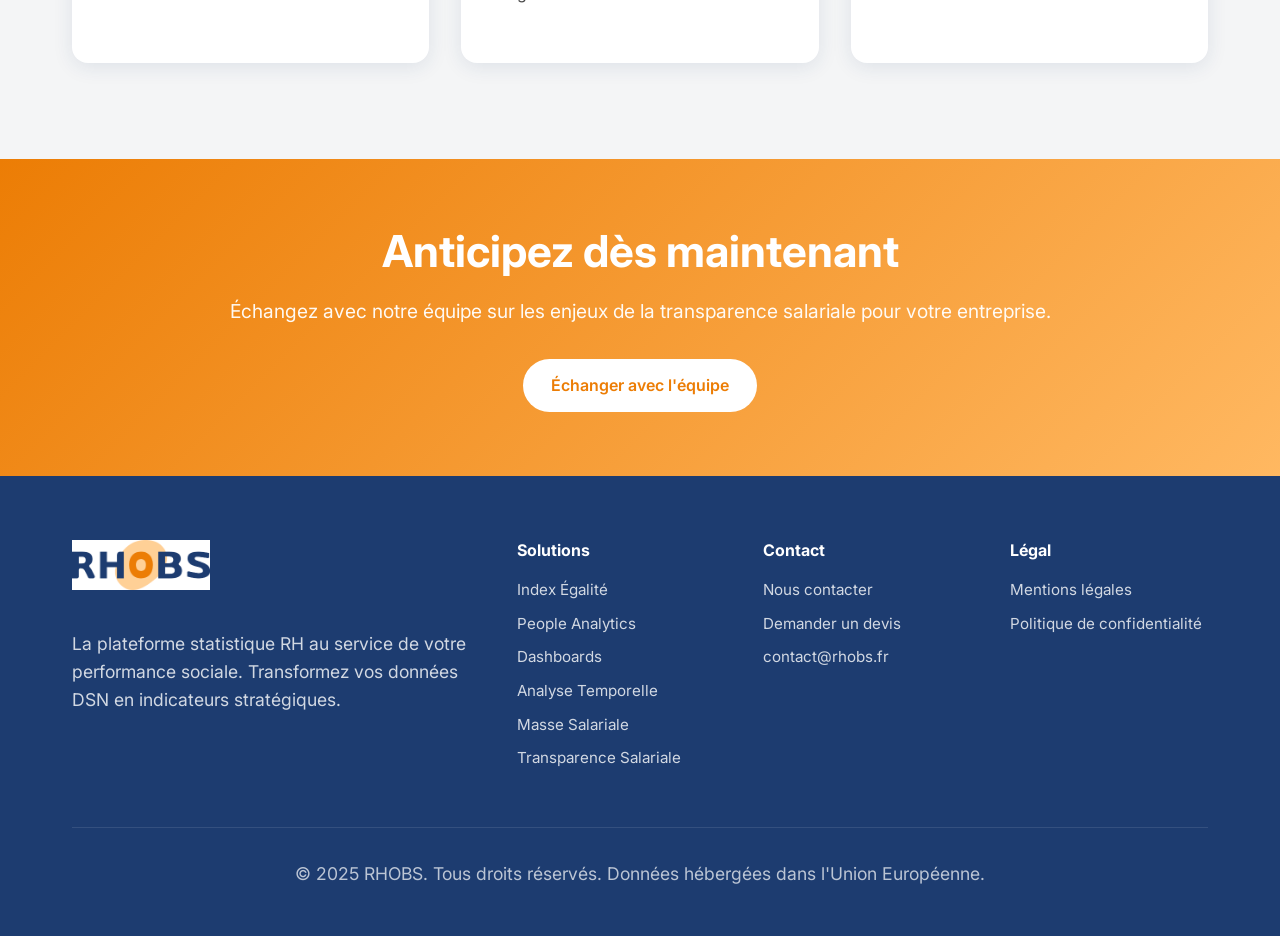
<file: transparence-salariale.html>
<!DOCTYPE html>
<html lang="fr">
<head>
    <meta charset="UTF-8">
    <meta name="viewport" content="width=device-width, initial-scale=1.0">
    <meta name="description" content="Préparez-vous à la directive européenne sur la transparence des salaires avec RHOBS. Anticipez les nouvelles obligations et restez conforme.">
    <meta name="keywords" content="transparence salariale, directive européenne, égalité salariale, conformité RH, transparence des rémunérations">
    <meta name="author" content="RHOBS">
    <meta name="robots" content="index, follow">
    <meta property="og:title" content="Transparence Salariale - RHOBS">
    <meta property="og:description" content="Anticipez la directive européenne sur la transparence des salaires. Solutions innovantes pour votre conformité.">
    <title>Transparence Salariale | RHOBS - Anticipez la directive européenne</title>
    <link rel="icon" type="image/png" href="images/logo-rhobs.png">
    <link rel="canonical" href="https://rhobs.fr/transparence-salariale.html">
    <link rel="preconnect" href="https://fonts.googleapis.com">
    <link rel="preconnect" href="https://fonts.gstatic.com" crossorigin>
    <link href="https://fonts.googleapis.com/css2?family=Inter:wght@400;500;600;700;800&display=swap" rel="stylesheet">
    <link href="https://calendar.google.com/calendar/scheduling-button-script.css" rel="stylesheet">
    <link rel="stylesheet" href="css/style.css">
</head>
<body>
    <!-- Header -->
    <header class="header">
        <div class="container">
            <div class="header-content">
                <a href="index.html" class="logo">
                    <img src="images/logo-rhobs.png" alt="RHOBS - La plateforme statistique RH au service de votre performance sociale" class="logo-image">
                    <span class="logo-tagline">La plateforme statistique au service<br>de votre performance sociale</span>
                </a>
                <nav class="nav">
                                        <ul class="nav-links">
                        <li><a href="index.html">Accueil</a></li>
                        <li class="dropdown">
                            <a href="#">Solutions</a>
                            <ul class="dropdown-menu">
                                <li><a href="index-egalite.html">Index Égalité</a></li>
                                <li><a href="people-analytics.html">People Analytics</a></li>
                                <li><a href="dashboards.html">Dashboards</a></li>
                                <li><a href="analyse-temporelle.html">Analyse Temporelle</a></li>
                                <li><a href="masse-salariale.html">Masse Salariale</a></li>
                            </ul>
                        </li>
                        <li><a href="transparence-salariale.html" class="active">Transparence Salariale</a></li>
                        <li><a href="devis.html">Devis</a></li>
                        <li><a href="contact.html">Contact</a></li>
                    </ul>
                    <a href="#" onclick="openCalendly(); return false;" class="btn btn-primary">Échanger avec l'équipe</a>
                    <button class="mobile-menu-btn" aria-label="Menu mobile">
                        <span></span>
                        <span></span>
                        <span></span>
                    </button>
                </nav>
            </div>
        </div>
    </header>

    <!-- Page Header -->
    <section class="page-header">
        <div class="container">
            <h1>Transparence salariale</h1>
            <p>Nous préparons des solutions innovantes pour permettre aux entreprises d'anticiper et de se conformer à la future loi sur la transparence des salaires.</p>
        </div>
    </section>

    <!-- What is it -->
    <section class="section">
        <div class="container">
            <div class="section-header">
                <h2>La directive européenne sur la transparence des rémunérations</h2>
                <p>Une réforme majeure qui va transformer la gestion des ressources humaines en Europe.</p>
            </div>

            <div class="highlight-box">
                <h3>De quoi s'agit-il ?</h3>
                <p>La directive européenne 2023/970 du 10 mai 2023 relative à la transparence des rémunérations vise à renforcer l'application du principe d'égalité des rémunérations entre les femmes et les hommes pour un même travail ou un travail de même valeur. Elle impose aux entreprises une transparence accrue sur leurs politiques salariales et de nouvelles obligations de reporting.</p>
            </div>
        </div>
    </section>

    <!-- New Obligations -->
    <section class="section section-alt">
        <div class="container">
            <div class="section-header">
                <h2>Les nouvelles obligations des entreprises</h2>
            </div>

            <div class="info-cards">
                <div class="info-card">
                    <h4>Transparence des salaires à l'embauche</h4>
                    <p>Obligation de communiquer aux candidats le niveau de rémunération initial ou la fourchette de rémunération pour le poste concerné, avant l'entretien d'embauche.</p>
                </div>
                <div class="info-card">
                    <h4>Droit à l'information des salariés</h4>
                    <p>Les salariés pourront demander des informations sur leur niveau de rémunération individuel et sur les niveaux moyens de rémunération, ventilés par sexe, pour les travailleurs occupant un poste équivalent.</p>
                </div>
                <div class="info-card">
                    <h4>Reporting obligatoire</h4>
                    <p>Les entreprises devront publier des informations sur les écarts de rémunération entre les femmes et les hommes, avec des seuils d'effectifs définis.</p>
                </div>
                <div class="info-card">
                    <h4>Évaluation conjointe</h4>
                    <p>Si l'écart de rémunération moyen dépasse 5% et n'est pas justifié, l'entreprise devra procéder à une évaluation conjointe avec les représentants du personnel.</p>
                </div>
                <div class="info-card">
                    <h4>Critères de rémunération formalisés</h4>
                    <p>Les entreprises devront formaliser et rendre accessibles les critères non discriminants pour déterminer les rémunérations et les augmentations.</p>
                </div>
                <div class="info-card">
                    <h4>Renversement de la charge de la preuve</h4>
                    <p>En cas de litige, c'est à l'employeur de prouver qu'il n'y a pas eu de discrimination salariale.</p>
                </div>
            </div>
        </div>
    </section>

    <!-- Calendar -->
    <section class="section">
        <div class="container">
            <div class="section-header">
                <h2>Calendrier prévisionnel de mise en application</h2>
            </div>

            <div class="modules-grid">
                <div class="module-card">
                    <h4>7 juin 2026</h4>
                    <p>Date limite de transposition de la directive en droit français</p>
                </div>
                <div class="module-card">
                    <h4>Printemps 2027</h4>
                    <p>Premier rapport pour les entreprises de 250+ salariés (données 2026)</p>
                </div>
                <div class="module-card">
                    <h4>Printemps 2027</h4>
                    <p>Premier rapport pour les entreprises de 150-249 salariés</p>
                </div>
                <div class="module-card">
                    <h4>Printemps 2031</h4>
                    <p>Premier rapport pour les entreprises de 100-149 salariés</p>
                </div>
            </div>
            <p style="font-style: italic; text-align: center; margin-top: 2rem; color: var(--text-dark);">Ce calendrier prévisionnel est susceptible d'être modifié.</p>
        </div>
    </section>

    <!-- RHOBS Solutions -->
    <section class="section section-alt">
        <div class="container">
            <div class="section-header">
                <h2>RHOBS vous accompagne</h2>
                <p>Nos équipes travaillent activement au développement de solutions innovantes pour vous aider à anticiper et vous conformer à ces nouvelles obligations.</p>
            </div>

            <div class="features-grid">
                <div class="feature-card">
                    <div class="feature-icon">
                        <svg width="24" height="24" viewBox="0 0 24 24" fill="none" stroke="currentColor" stroke-width="2">
                            <path d="M12 22s8-4 8-10V5l-8-3-8 3v7c0 6 8 10 8 10z"/>
                        </svg>
                    </div>
                    <h3>Audit de conformité</h3>
                    <p>Évaluez votre niveau de préparation face aux nouvelles exigences de la directive.</p>
                </div>
                <div class="feature-card">
                    <div class="feature-icon">
                        <svg width="24" height="24" viewBox="0 0 24 24" fill="none" stroke="currentColor" stroke-width="2">
                            <line x1="18" y1="20" x2="18" y2="10"/>
                            <line x1="12" y1="20" x2="12" y2="4"/>
                            <line x1="6" y1="20" x2="6" y2="14"/>
                        </svg>
                    </div>
                    <h3>Analyse des écarts</h3>
                    <p>Identifiez et quantifiez les écarts de rémunération au sein de votre organisation.</p>
                </div>
                <div class="feature-card">
                    <div class="feature-icon">
                        <svg width="24" height="24" viewBox="0 0 24 24" fill="none" stroke="currentColor" stroke-width="2">
                            <path d="M14 2H6a2 2 0 0 0-2 2v16a2 2 0 0 0 2 2h12a2 2 0 0 0 2-2V8z"/>
                            <polyline points="14 2 14 8 20 8"/>
                            <line x1="16" y1="13" x2="8" y2="13"/>
                            <line x1="16" y1="17" x2="8" y2="17"/>
                        </svg>
                    </div>
                    <h3>Reporting automatisé</h3>
                    <p>Générez automatiquement les rapports requis par la directive.</p>
                </div>
            </div>
        </div>
    </section>

    <!-- CTA Banner -->
    <section class="cta-banner">
        <div class="container">
            <h2>Anticipez dès maintenant</h2>
            <p>Échangez avec notre équipe sur les enjeux de la transparence salariale pour votre entreprise.</p>
            <a href="#" onclick="openCalendly(); return false;" class="btn">Échanger avec l'équipe</a>
        </div>
    </section>

    <!-- Footer -->
    <footer class="footer">
        <div class="container">
            <div class="footer-content">
                <div class="footer-brand">
                    <img src="images/logo-rhobs.png" alt="RHOBS" class="footer-logo">
                    <p>La plateforme statistique RH au service de votre performance sociale. Transformez vos données DSN en indicateurs stratégiques.</p>
                </div>
                <div class="footer-links">
                    <h4>Solutions</h4>
                    <ul>
                        <li><a href="index-egalite.html">Index Égalité</a></li>
                        <li><a href="people-analytics.html">People Analytics</a></li>
                        <li><a href="dashboards.html">Dashboards</a></li>
                        <li><a href="analyse-temporelle.html">Analyse Temporelle</a></li>
                        <li><a href="masse-salariale.html">Masse Salariale</a></li>
                        <li><a href="transparence-salariale.html">Transparence Salariale</a></li>
                    </ul>
                </div>
                <div class="footer-links">
                    <h4>Contact</h4>
                    <ul>
                        <li><a href="contact.html">Nous contacter</a></li>
                        <li><a href="devis.html">Demander un devis</a></li>
                        <li><a href="mailto:contact@rhobs.fr">contact@rhobs.fr</a></li>
                    </ul>
                </div>
                <div class="footer-links">
                    <h4>Légal</h4>
                    <ul>
                        <li><a href="mentions-legales.html">Mentions légales</a></li>
                        <li><a href="mentions-legales.html#confidentialite">Politique de confidentialité</a></li>
                    </ul>
                </div>
            </div>
            <div class="footer-bottom">
                <p>&copy; 2025 RHOBS. Tous droits réservés. Données hébergées dans l'Union Européenne.</p>
            </div>
        </div>
    </footer>

    <!-- Scripts -->
    <script src="https://calendar.google.com/calendar/scheduling-button-script.js" type="text/javascript" async></script>
    <script src="js/main.js"></script>
</body>
</html>
</file>
<file: css/style.css>
/* RHOBS - Main Stylesheet */
/* Charte graphique : #1D3C70 #EC7D05 #4D7DD1 #FFB861 #F4F5F6 #474747 */

/* Reset and Base Styles */
* {
    margin: 0;
    padding: 0;
    box-sizing: border-box;
}

:root {
    --primary-dark: #1D3C70;
    --primary-orange: #EC7D05;
    --secondary-blue: #4D7DD1;
    --secondary-orange: #FFB861;
    --bg-light: #F4F5F6;
    --text-dark: #474747;
    --white: #ffffff;
    --shadow: 0 10px 40px rgba(29, 60, 112, 0.15);
    --shadow-light: 0 4px 20px rgba(29, 60, 112, 0.1);
    --border-radius: 16px;
    --border-radius-small: 8px;
    --transition: all 0.3s ease;
}

html {
    scroll-behavior: smooth;
}

body {
    font-family: 'Inter', -apple-system, BlinkMacSystemFont, 'Segoe UI', Roboto, Oxygen, Ubuntu, sans-serif;
    line-height: 1.6;
    color: var(--text-dark);
    background-color: var(--white);
    -webkit-font-smoothing: antialiased;
    -moz-osx-font-smoothing: grayscale;
}

/* Typography */
h1, h2, h3, h4, h5, h6 {
    font-weight: 700;
    color: var(--primary-dark);
    line-height: 1.3;
}

h1 {
    font-size: clamp(2.5rem, 5vw, 3.5rem);
    margin-bottom: 1.5rem;
}

h2 {
    font-size: clamp(2rem, 4vw, 2.75rem);
    margin-bottom: 1.25rem;
}

h3 {
    font-size: clamp(1.5rem, 3vw, 2rem);
    margin-bottom: 1rem;
}

h4 {
    font-size: 1.25rem;
    margin-bottom: 0.75rem;
}

p {
    margin-bottom: 1rem;
    font-size: 1.1rem;
}

a {
    color: var(--primary-orange);
    text-decoration: none;
    transition: var(--transition);
}

a:hover {
    color: var(--secondary-blue);
}

/* Container */
.container {
    max-width: 1200px;
    margin: 0 auto;
    padding: 0 2rem;
}

/* Header */
.header {
    background: var(--white);
    padding: 1rem 0;
    position: fixed;
    top: 0;
    left: 0;
    right: 0;
    z-index: 1000;
    box-shadow: var(--shadow-light);
}

.header-content {
    display: flex;
    justify-content: space-between;
    align-items: center;
}

.logo {
    display: flex;
    flex-direction: column;
    align-items: flex-start;
}

.logo-image {
    height: 60px;
    width: auto;
}

.logo-main {
    font-size: 2rem;
    font-weight: 800;
    color: var(--primary-dark);
    letter-spacing: -1px;
}

.logo-main span {
    color: var(--primary-orange);
}

.logo-tagline {
    font-size: 0.75rem;
    color: var(--primary-dark);
    font-weight: 700;
    margin-top: 2px;
    max-width: 280px;
    line-height: 1.3;
}

.nav {
    display: flex;
    align-items: center;
    gap: 2rem;
}

.nav-links {
    display: flex;
    list-style: none;
    gap: 1.5rem;
}

.nav-links a {
    color: var(--text-dark);
    font-weight: 500;
    font-size: 0.95rem;
    padding: 0.5rem 0;
    position: relative;
}

.nav-links a:hover {
    color: var(--primary-dark);
}

.nav-links a::before {
    content: '';
    position: absolute;
    bottom: 0;
    left: 0;
    width: 0;
    height: 2px;
    background: var(--primary-orange);
    transition: var(--transition);
}

.nav-links a:hover::before,
.nav-links a.active::before {
    width: 100%;
}

/* Empêcher le soulignement sur le lien du dropdown */
.nav-links .dropdown > a::before {
    display: none;
}

/* Buttons */
.btn {
    display: inline-flex;
    align-items: center;
    justify-content: center;
    padding: 0.875rem 1.75rem;
    border-radius: 50px;
    font-weight: 600;
    font-size: 1rem;
    cursor: pointer;
    transition: var(--transition);
    border: none;
    text-decoration: none;
}

.btn-primary {
    background: var(--primary-orange);
    color: var(--white);
    box-shadow: 0 4px 15px rgba(236, 125, 5, 0.3);
}

.btn-primary:hover {
    background: #d66f00;
    color: var(--white);
    transform: translateY(-2px);
    box-shadow: 0 6px 20px rgba(236, 125, 5, 0.4);
}

.btn-secondary {
    background: var(--primary-dark);
    color: var(--white);
}

.btn-secondary:hover {
    background: #15305a;
    color: var(--white);
    transform: translateY(-2px);
}

.btn-outline {
    background: transparent;
    color: var(--primary-dark);
    border: 2px solid var(--primary-dark);
}

.btn-outline:hover {
    background: var(--primary-dark);
    color: var(--white);
}

/* Mobile Menu */
.mobile-menu-btn {
    display: none;
    background: none;
    border: none;
    cursor: pointer;
    padding: 0.5rem;
}

.mobile-menu-btn span {
    display: block;
    width: 25px;
    height: 3px;
    background: var(--primary-dark);
    margin: 5px 0;
    transition: var(--transition);
    border-radius: 2px;
}

/* Hero Section */
.hero {
    padding: 10rem 0 6rem;
    background: linear-gradient(135deg, var(--bg-light) 0%, var(--white) 100%);
    position: relative;
    overflow: hidden;
}

.hero::before {
    content: '';
    position: absolute;
    top: -50%;
    right: -10%;
    width: 600px;
    height: 600px;
    background: radial-gradient(circle, rgba(77, 125, 209, 0.1) 0%, transparent 70%);
    border-radius: 50%;
}

.hero-content {
    display: grid;
    grid-template-columns: 1fr 1fr;
    gap: 4rem;
    align-items: center;
}

.hero-text {
    z-index: 1;
}

.hero-text h1 {
    margin-bottom: 1.5rem;
}

.hero-text h1 span {
    color: var(--primary-orange);
}

.hero-text p {
    font-size: 1.2rem;
    margin-bottom: 2rem;
    color: var(--text-dark);
}

.hero-cta {
    display: flex;
    gap: 1rem;
    flex-wrap: wrap;
}

.hero-visual {
    position: relative;
}

.hero-image {
    width: 100%;
    border-radius: var(--border-radius);
    box-shadow: var(--shadow);
    transform: perspective(1000px) rotateY(-5deg);
    transition: var(--transition);
}

.hero-image:hover {
    transform: perspective(1000px) rotateY(0deg);
}

/* Features Section */
.section {
    padding: 6rem 0;
}

.section-alt {
    background: var(--bg-light);
}

.section-header {
    text-align: center;
    max-width: 800px;
    margin: 0 auto 4rem;
}

.section-header p {
    font-size: 1.2rem;
    color: var(--text-dark);
}

/* Feature Cards */
.features-grid {
    display: grid;
    grid-template-columns: repeat(auto-fit, minmax(320px, 1fr));
    gap: 2rem;
}

.feature-card {
    background: var(--white);
    padding: 2.5rem;
    border-radius: var(--border-radius);
    box-shadow: var(--shadow-light);
    transition: var(--transition);
    position: relative;
    overflow: hidden;
}

.feature-card:hover {
    transform: translateY(-5px);
    box-shadow: var(--shadow);
}

.feature-card::before {
    content: '';
    position: absolute;
    top: 0;
    left: 0;
    width: 100%;
    height: 4px;
    background: linear-gradient(90deg, var(--primary-orange), var(--secondary-orange));
}

.feature-icon {
    width: 60px;
    height: 60px;
    background: linear-gradient(135deg, var(--primary-dark), var(--secondary-blue));
    border-radius: 12px;
    display: flex;
    align-items: center;
    justify-content: center;
    margin-bottom: 1.5rem;
    color: var(--white);
    font-size: 1.5rem;
}

.feature-card h3 {
    margin-bottom: 1rem;
}

.feature-card p {
    color: var(--text-dark);
    font-size: 1rem;
}

/* Stats Section */
.stats-grid {
    display: grid;
    grid-template-columns: repeat(auto-fit, minmax(200px, 1fr));
    gap: 2rem;
    text-align: center;
}

.stat-item {
    padding: 2rem;
}

.stat-number {
    font-size: 3rem;
    font-weight: 800;
    color: var(--primary-orange);
    margin-bottom: 0.5rem;
}

.stat-label {
    font-size: 1.1rem;
    color: var(--primary-dark);
    font-weight: 500;
}

/* Info Cards */
.info-cards {
    display: grid;
    grid-template-columns: repeat(auto-fit, minmax(280px, 1fr));
    gap: 1.5rem;
}

.info-card {
    background: var(--white);
    padding: 2rem;
    border-radius: var(--border-radius);
    border: 2px solid var(--bg-light);
    transition: var(--transition);
}

.info-card:hover {
    border-color: var(--secondary-blue);
    box-shadow: var(--shadow-light);
}

.info-card h4 {
    color: var(--primary-dark);
    margin-bottom: 0.75rem;
}

.info-card p {
    font-size: 0.95rem;
    color: var(--text-dark);
    margin-bottom: 0;
}

/* Screenshot Display */
.screenshot-container {
    max-width: 900px;
    margin: 3rem auto;
    perspective: 1000px;
}

.screenshot {
    width: 100%;
    border-radius: var(--border-radius);
    box-shadow: 0 30px 60px rgba(29, 60, 112, 0.3);
    transform: rotateX(5deg) rotateY(-2deg);
    transition: var(--transition);
}

.screenshot:hover {
    transform: rotateX(0deg) rotateY(0deg);
    box-shadow: 0 40px 80px rgba(29, 60, 112, 0.4);
}

/* Video Placeholder */
.video-placeholder {
    background: var(--bg-light);
    border: 3px dashed var(--secondary-blue);
    border-radius: var(--border-radius);
    padding: 4rem;
    text-align: center;
    margin: 2rem 0;
}

.video-placeholder p {
    color: var(--text-dark);
    font-size: 1.1rem;
    margin-bottom: 0;
}

/* Highlight Box */
.highlight-box {
    background: linear-gradient(135deg, var(--primary-dark) 0%, var(--secondary-blue) 100%);
    color: var(--white);
    padding: 3rem;
    border-radius: var(--border-radius);
    margin: 3rem 0;
}

.highlight-box h3 {
    color: var(--white);
    margin-bottom: 1rem;
}

.highlight-box p {
    color: rgba(255, 255, 255, 0.9);
}

.highlight-box .price-tag {
    display: inline-block;
    background: var(--primary-orange);
    padding: 0.5rem 1.5rem;
    border-radius: 50px;
    font-weight: 700;
    font-size: 1.2rem;
    margin-top: 1rem;
}

/* Modules Grid */
.modules-grid {
    display: grid;
    grid-template-columns: repeat(auto-fit, minmax(250px, 1fr));
    gap: 1.5rem;
    margin: 2rem 0;
}

.module-card {
    background: var(--white);
    padding: 1.5rem;
    border-radius: var(--border-radius-small);
    border-left: 4px solid var(--primary-orange);
    box-shadow: var(--shadow-light);
}

.module-card h4 {
    color: var(--primary-dark);
    margin-bottom: 0.5rem;
}

.module-card p {
    font-size: 0.95rem;
    margin-bottom: 0;
}

/* Contact Section */
.contact-section {
    background: var(--bg-light);
}

.contact-grid {
    display: grid;
    grid-template-columns: 1fr 1fr;
    gap: 4rem;
    align-items: start;
}

.contact-info {
    padding: 2rem 0;
}

.contact-info h2 {
    margin-bottom: 1.5rem;
}

.contact-info p {
    font-size: 1.1rem;
    margin-bottom: 2rem;
}

.contact-details {
    margin-top: 2rem;
}

.contact-item {
    display: flex;
    align-items: center;
    gap: 1rem;
    margin-bottom: 1.5rem;
}

.contact-icon {
    width: 50px;
    height: 50px;
    background: var(--primary-dark);
    border-radius: 50%;
    display: flex;
    align-items: center;
    justify-content: center;
    color: var(--white);
    font-size: 1.2rem;
}

.contact-form-container {
    background: var(--white);
    padding: 3rem;
    border-radius: var(--border-radius);
    box-shadow: var(--shadow);
}

.form-group {
    margin-bottom: 1.5rem;
}

.form-group label {
    display: block;
    font-weight: 600;
    margin-bottom: 0.5rem;
    color: var(--primary-dark);
}

.form-control {
    width: 100%;
    padding: 0.875rem 1rem;
    border: 2px solid var(--bg-light);
    border-radius: var(--border-radius-small);
    font-size: 1rem;
    transition: var(--transition);
    font-family: inherit;
}

.form-control:focus {
    outline: none;
    border-color: var(--secondary-blue);
    box-shadow: 0 0 0 3px rgba(77, 125, 209, 0.2);
}

textarea.form-control {
    resize: vertical;
    min-height: 120px;
}

.form-row {
    display: grid;
    grid-template-columns: 1fr 1fr;
    gap: 1rem;
}

/* Footer */
.footer {
    background: var(--primary-dark);
    color: var(--white);
    padding: 4rem 0 2rem;
}

.footer-content {
    display: grid;
    grid-template-columns: 2fr 1fr 1fr 1fr;
    gap: 3rem;
    margin-bottom: 3rem;
}

.footer-brand p {
    color: rgba(255, 255, 255, 0.8);
    margin-top: 1rem;
}

.footer-logo {
    height: 50px;
    width: auto;
    margin-bottom: 1rem;
}

.footer-links h4 {
    color: var(--white);
    margin-bottom: 1rem;
    font-size: 1rem;
}

.footer-links ul {
    list-style: none;
}

.footer-links li {
    margin-bottom: 0.5rem;
}

.footer-links a {
    color: rgba(255, 255, 255, 0.8);
    font-size: 0.95rem;
}

.footer-links a:hover {
    color: var(--secondary-orange);
}

.footer-bottom {
    border-top: 1px solid rgba(255, 255, 255, 0.1);
    padding-top: 2rem;
    text-align: center;
    color: rgba(255, 255, 255, 0.7);
    font-size: 0.9rem;
}

/* Modal */
.modal {
    display: none;
    position: fixed;
    top: 0;
    left: 0;
    width: 100%;
    height: 100%;
    background: rgba(29, 60, 112, 0.5);
    z-index: 2000;
    align-items: center;
    justify-content: center;
}

.modal.show {
    display: flex;
}

.modal-content {
    background: var(--white);
    padding: 3rem;
    border-radius: var(--border-radius);
    text-align: center;
    max-width: 400px;
    box-shadow: var(--shadow);
    animation: modalIn 0.3s ease;
}

@keyframes modalIn {
    from {
        opacity: 0;
        transform: scale(0.9);
    }
    to {
        opacity: 1;
        transform: scale(1);
    }
}

.modal-content h3 {
    margin-bottom: 1rem;
}

.modal-content .btn {
    margin-top: 1rem;
}

/* Page Header */
.page-header {
    padding: 10rem 0 4rem;
    background: linear-gradient(135deg, var(--primary-dark) 0%, var(--secondary-blue) 100%);
    color: var(--white);
    text-align: center;
}

.page-header h1 {
    color: var(--white);
}

.page-header p {
    color: rgba(255, 255, 255, 0.9);
    font-size: 1.2rem;
    max-width: 700px;
    margin: 0 auto;
}

/* Legal Page */
.legal-content {
    padding: 2rem 0;
}

.legal-content h2 {
    margin-top: 2rem;
    font-size: 1.5rem;
}

.legal-content h3 {
    margin-top: 1.5rem;
    font-size: 1.2rem;
}

.legal-content ul {
    margin-left: 2rem;
    margin-bottom: 1rem;
}

.legal-content li {
    margin-bottom: 0.5rem;
}

/* CTA Banner */
.cta-banner {
    background: linear-gradient(135deg, var(--primary-orange) 0%, var(--secondary-orange) 100%);
    padding: 4rem 0;
    text-align: center;
}

.cta-banner h2 {
    color: var(--white);
    margin-bottom: 1rem;
}

.cta-banner p {
    color: rgba(255, 255, 255, 0.95);
    font-size: 1.2rem;
    margin-bottom: 2rem;
}

.cta-banner .btn {
    background: var(--white);
    color: var(--primary-orange);
}

.cta-banner .btn:hover {
    background: var(--primary-dark);
    color: var(--white);
}

/* Responsive Design */
@media (max-width: 1024px) {
    .hero-content {
        grid-template-columns: 1fr;
        text-align: center;
    }

    .hero-visual {
        order: -1;
        max-width: 600px;
        margin: 0 auto;
    }

    .hero-cta {
        justify-content: center;
    }

    .contact-grid {
        grid-template-columns: 1fr;
    }

    .footer-content {
        grid-template-columns: 1fr 1fr;
    }
}

@media (max-width: 768px) {
    /* Reduce header height */
    .header {
        padding: 0.5rem 0;
    }

    /* Reduce logo size */
    .logo-image {
        height: 40px;
    }

    /* Hide tagline on mobile */
    .logo-tagline {
        display: none;
    }

    /* Reduce button size significantly for mobile */
    .btn {
        padding: 0.625rem 1.25rem;
        font-size: 0.875rem;
    }

    /* Reduce burger menu size */
    .mobile-menu-btn span {
        width: 22px;
        height: 2.5px;
        margin: 4px 0;
    }

    .nav-links {
        display: none;
    }

    .mobile-menu-btn {
        display: block;
    }

    .nav-links.active {
        display: flex;
        flex-direction: column;
        position: absolute;
        top: 100%;
        left: 0;
        right: 0;
        background: var(--white);
        padding: 1rem 2rem;
        box-shadow: var(--shadow);
    }

    .form-row {
        grid-template-columns: 1fr;
    }

    .footer-content {
        grid-template-columns: 1fr;
    }

    h1 {
        font-size: 2rem;
    }

    h2 {
        font-size: 1.75rem;
    }

    .section {
        padding: 4rem 0;
    }
}

@media (max-width: 480px) {
    .container {
        padding: 0 1rem;
    }

    /* Further reduce header elements on very small screens */
    .header {
        padding: 0.4rem 0;
    }

    .logo-image {
        height: 35px;
    }

    .btn {
        padding: 0.5rem 1rem;
        font-size: 0.8rem;
    }

    .mobile-menu-btn span {
        width: 20px;
        height: 2px;
        margin: 3.5px 0;
    }

    .feature-card {
        padding: 1.5rem;
    }

    .contact-form-container {
        padding: 2rem;
    }
}

/* Video Container */
.video-container {
    max-width: 900px;
    margin: 0 auto;
    border-radius: var(--border-radius);
    overflow: hidden;
    box-shadow: var(--shadow);
}

.video-container video {
    width: 100%;
    height: auto;
    display: block;
}

/* Animations */
@keyframes fadeInUp {
    from {
        opacity: 0;
        transform: translateY(30px);
    }
    to {
        opacity: 1;
        transform: translateY(0);
    }
}

.animate-fade-in {
    animation: fadeInUp 0.6s ease forwards;
}

.delay-1 { animation-delay: 0.1s; }
.delay-2 { animation-delay: 0.2s; }
.delay-3 { animation-delay: 0.3s; }
.delay-4 { animation-delay: 0.4s; }

/* Utility Classes */
.text-center { text-align: center; }
.text-left { text-align: left; }
.text-right { text-align: right; }

.mb-0 { margin-bottom: 0; }
.mb-1 { margin-bottom: 1rem; }
.mb-2 { margin-bottom: 2rem; }
.mb-3 { margin-bottom: 3rem; }

.mt-0 { margin-top: 0; }
.mt-1 { margin-top: 1rem; }
.mt-2 { margin-top: 2rem; }
.mt-3 { margin-top: 3rem; }

/* Dropdown Menu */
.nav-links li {
    position: relative;
}

.nav-links .dropdown {
    position: relative;
}

.nav-links .dropdown > a::after {
    content: '▾';
    font-size: 0.85rem;
    margin-left: 0.4rem;
    display: inline-block;
    vertical-align: middle;
    line-height: 1;
    transition: var(--transition);
}

.nav-links .dropdown:hover > a::after {
    transform: translateY(2px);
}

.dropdown-menu {
    display: none;
    position: absolute;
    top: 100%;
    left: 0;
    background: white;
    min-width: 220px;
    box-shadow: 0 8px 24px rgba(29, 60, 112, 0.15);
    border-radius: 8px;
    padding: 0.5rem 0;
    margin-top: 0.5rem;
    z-index: 1000;
}

.dropdown:hover .dropdown-menu {
    display: block;
}

.dropdown-menu li {
    list-style: none;
}

.dropdown-menu a {
    display: block;
    padding: 0.75rem 1.5rem;
    color: var(--text-dark);
    font-size: 0.9rem;
    transition: var(--transition);
}

.dropdown-menu a::after {
    display: none;
}

.dropdown-menu a:hover {
    background: var(--bg-light);
    color: var(--primary-dark);
}

/* Quote Form */
.quote-form-section {
    background: #FFD096;
    padding: 3rem 2rem;
    border-radius: var(--border-radius);
}

.quote-form {
    max-width: 800px;
    margin: 0 auto;
}

.form-group {
    margin-bottom: 1.5rem;
}

.form-group label {
    display: block;
    font-weight: 600;
    color: var(--primary-dark);
    margin-bottom: 0.5rem;
    font-size: 0.95rem;
}

.form-group input,
.form-group textarea {
    width: 100%;
    padding: 0.875rem;
    border: 2px solid #e0e0e0;
    border-radius: 8px;
    font-size: 1rem;
    font-family: inherit;
    transition: var(--transition);
}

.form-group input:focus,
.form-group textarea:focus {
    outline: none;
    border-color: var(--primary-orange);
}

.form-checkbox-group {
    margin-bottom: 2rem;
    padding: 1.5rem;
    background: white;
    border-radius: 8px;
}

.form-checkbox-group > label {
    display: block;
    font-weight: 700;
    color: var(--primary-dark);
    margin-bottom: 1rem;
    font-size: 1.1rem;
}

.checkbox-item {
    margin-bottom: 0.75rem;
}

.checkbox-item label {
    display: flex;
    align-items: center;
    cursor: pointer;
    font-weight: 500;
    color: var(--text-dark);
}

.checkbox-item input[type="checkbox"] {
    width: 20px;
    height: 20px;
    margin-right: 0.75rem;
    cursor: pointer;
}

.checkbox-sub-options {
    margin-left: 2.5rem;
    margin-top: 0.5rem;
    display: none;
}

.checkbox-sub-options.active {
    display: block;
}

.checkbox-sub-options .checkbox-item {
    margin-bottom: 0.5rem;
}

.checkbox-sub-options label {
    font-weight: 400;
    font-size: 0.9rem;
    color: var(--text-dark);
}

.conditional-input {
    margin-left: 0.75rem;
    width: 100px;
    padding: 0.5rem;
    border: 1px solid #ccc;
    border-radius: 4px;
}

.pricing-cards {
    display: grid;
    grid-template-columns: repeat(auto-fit, minmax(250px, 1fr));
    gap: 2rem;
    margin-top: 2rem;
}

.pricing-card {
    background: white;
    padding: 2rem;
    border-radius: var(--border-radius);
    text-align: center;
    box-shadow: var(--shadow-light);
    transition: var(--transition);
}

.pricing-card:hover {
    transform: translateY(-5px);
    box-shadow: var(--shadow);
}

.pricing-card h3 {
    color: var(--primary-dark);
    font-size: 1.4rem;
    margin-bottom: 1rem;
}

.pricing-card .price {
    font-size: 1.5rem;
    font-weight: 700;
    color: var(--primary-orange);
}
</file>
